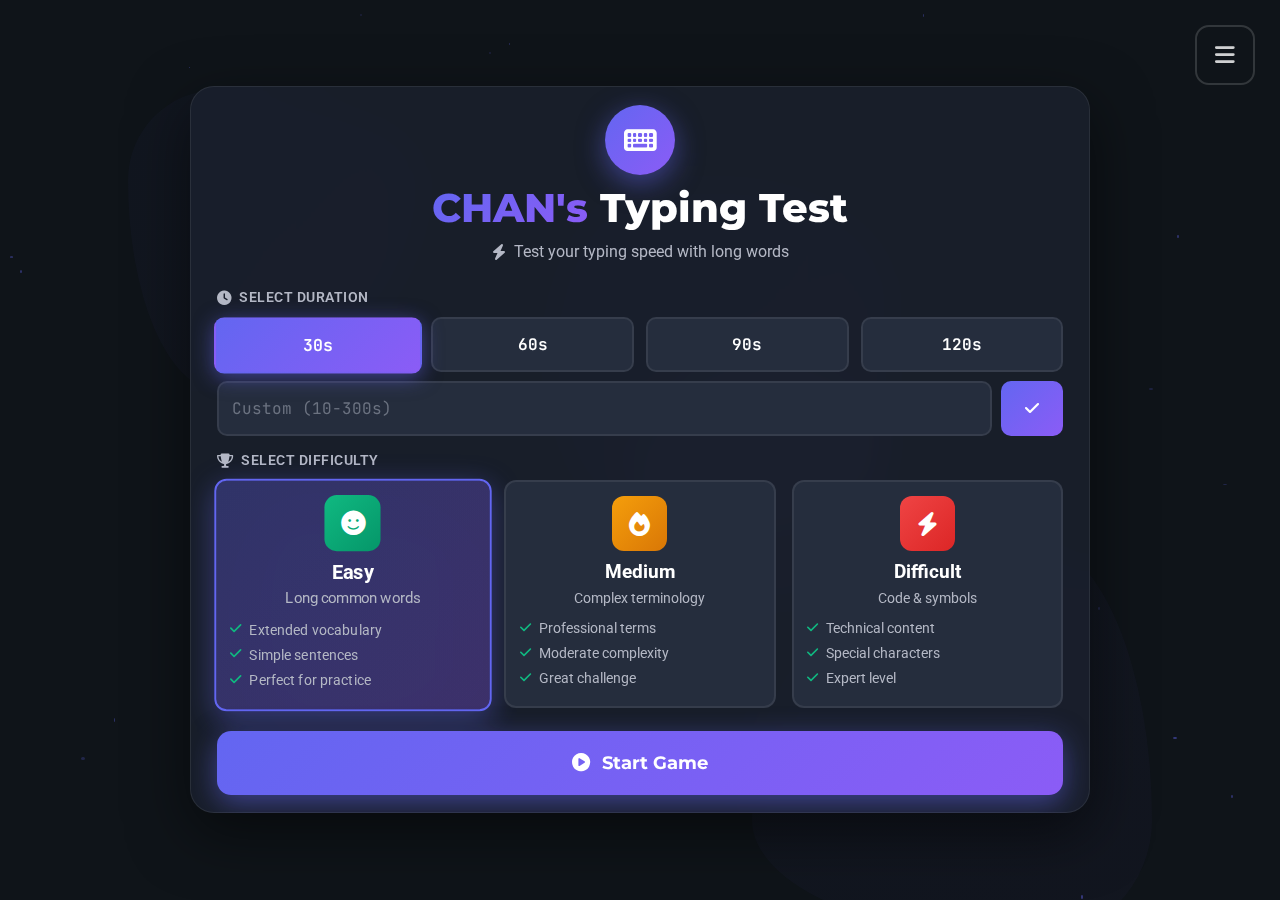
<file: projects/001/index.html>
<!DOCTYPE html>
<html lang="en">

<head>
    <meta charset="UTF-8">
    <meta name="viewport" content="width=device-width, initial-scale=1.0">
    <meta name="description" content="CHAN's Typing Test - Test your typing speed and accuracy with long words">
    <title>CHAN's Typing Test</title>

    <link href="https://cdn.jsdelivr.net/npm/bootstrap@5.3.0/dist/css/bootstrap.min.css" rel="stylesheet">
    <link rel="preconnect" href="https://fonts.googleapis.com">
    <link rel="preconnect" href="https://fonts.gstatic.com" crossorigin>
    <link href="https://fonts.googleapis.com/css2?family=Roboto:wght@300;400;500;600;700;800;900&family=Montserrat:wght@400;500;600;700;800;900&family=Poppins:wght@400;500;600;700;800&family=JetBrains+Mono:wght@400;500;600;700&display=swap" rel="stylesheet">
    <link rel="stylesheet" href="https://cdnjs.cloudflare.com/ajax/libs/font-awesome/6.4.0/css/all.min.css">
    <link rel="stylesheet" href="../001/styles.css">
    <link rel="icon" href="../../../assets/img/001 logo2.png">
</head>

<body>

    <!-- Background Elements -->
    <div class="particles-bg" id="particlesBg"></div>

    <div class="floating-shapes">
        <div class="shape shape-1"></div>
        <div class="shape shape-2"></div>
        <div class="shape shape-3"></div>
        <div class="shape shape-4"></div>
        <div class="shape shape-5"></div>
    </div>

    <!-- Hamburger Menu -->
    <div class="hamburger-menu">
        <button class="hamburger-btn" id="hamburgerBtn" aria-label="Open menu">
            <i class="fas fa-bars"></i>
        </button>
    </div>

    <!-- COMBO DISPLAY  -->
    <div class="combo-display" id="comboDisplay">
        <div class="combo-icon">
            <i class="fas fa-fire"></i>
        </div>
        <div class="combo-text">
            <span class="combo-value" id="comboValue">0</span>
            <span class="combo-label">COMBO!</span>
        </div>
    </div>

    <!-- Menu Overlay -->
    <div class="menu-overlay" id="menuOverlay"></div>

    <!-- Menu Dropdown -->
    <div class="menu-dropdown" id="menuDropdown">
        <div class="menu-header">
            <h4>Menu</h4>
            <button class="close-menu" id="closeMenu" aria-label="Close menu">
                <i class="fas fa-times"></i>
            </button>
        </div>
        <div class="menu-items">
            <!-- Dynamic content will be inserted here -->
        </div>
    </div>

    <!-- MENU SECTION -->
    <section class="menu-section" id="menuSection">
        <div class="menu-container">
            <div class="logo-container-menu">
                <div class="logo-circle-menu">
                    <i class="fas fa-keyboard"></i>
                </div>
            </div>

            <h1 class="menu-title">
                <span class="title-accent">CHAN's</span>
                <span class="title-main"> Typing Test</span>
            </h1>
            <p class="menu-subtitle">
                <i class="fas fa-bolt"></i> Test your typing speed with long words
            </p>

            <div class="setup-section">
                <!-- Time Selection -->
                <div class="setup-group">
                    <label class="setup-label">
                        <i class="fas fa-clock"></i> Select Duration
                    </label>
                    <div class="time-options">
                        <button class="time-btn active" data-time="30">30s</button>
                        <button class="time-btn" data-time="60">60s</button>
                        <button class="time-btn" data-time="90">90s</button>
                        <button class="time-btn" data-time="120">120s</button>
                    </div>
                    <div class="custom-time-group">
                        <input type="number" id="customTime" class="custom-time-input" placeholder="Custom (10-300s)"
                            min="10" max="300">
                        <button class="custom-time-btn" id="applyCustomTime" aria-label="Apply custom time">
                            <i class="fas fa-check"></i>
                        </button>
                    </div>
                </div>

                <!-- Difficulty Selection -->
                <div class="setup-group">
                    <label class="setup-label">
                        <i class="fas fa-trophy"></i> Select Difficulty
                    </label>
                    <div class="difficulty-cards">
                        <div class="difficulty-card active" data-difficulty="easy">
                            <div class="difficulty-icon easy-icon">
                                <i class="fas fa-smile"></i>
                            </div>
                            <h4>Easy</h4>
                            <p>Long common words</p>
                            <ul class="difficulty-features">
                                <li><i class="fas fa-check"></i> Extended vocabulary</li>
                                <li><i class="fas fa-check"></i> Simple sentences</li>
                                <li><i class="fas fa-check"></i> Perfect for practice</li>
                            </ul>
                        </div>

                        <div class="difficulty-card" data-difficulty="medium">
                            <div class="difficulty-icon medium-icon">
                                <i class="fas fa-fire"></i>
                            </div>
                            <h4>Medium</h4>
                            <p>Complex terminology</p>
                            <ul class="difficulty-features">
                                <li><i class="fas fa-check"></i> Professional terms</li>
                                <li><i class="fas fa-check"></i> Moderate complexity</li>
                                <li><i class="fas fa-check"></i> Great challenge</li>
                            </ul>
                        </div>

                        <div class="difficulty-card" data-difficulty="hard">
                            <div class="difficulty-icon hard-icon">
                                <i class="fas fa-bolt"></i>
                            </div>
                            <h4>Difficult</h4>
                            <p>Code & symbols</p>
                            <ul class="difficulty-features">
                                <li><i class="fas fa-check"></i> Technical content</li>
                                <li><i class="fas fa-check"></i> Special characters</li>
                                <li><i class="fas fa-check"></i> Expert level</li>
                            </ul>
                        </div>
                    </div>
                </div>

                <!-- Start Button -->
                <button class="start-game-btn" id="startGameBtn">
                    <span class="btn-content">
                        <i class="fas fa-play-circle"></i>
                        <span>Start Game</span>
                    </span>
                </button>
            </div>
        </div>
    </section>

    <!-- GAME SECTION -->
    <section class="game-section" id="gameSection">
        <div class="container game-container">

            <!-- Header -->
            <header class="game-header">
                <div class="logo-circle">
                    <i class="fas fa-keyboard"></i>
                </div>
                <h1 class="game-title">
                    <span class="title-accent">CHAN's</span>
                    <span class="title-main"> Typing Test</span>
                </h1>
                <p class="game-subtitle">
                    <i class="fas fa-bolt"></i>
                    <span id="currentDifficultyDisplay">Easy Mode</span> -
                    <span id="currentTimeDisplay">30</span>s
                </p>
                <div class="title-underline"></div>
            </header>

            <!-- Main Game Card -->
            <div class="main-card">

                <!-- Stats Row -->
                <div class="row stats-row">
                    <div class="col-md-4 mb-3 mb-md-0">
                        <div class="stat-box">
                            <div class="stat-icon">
                                <i class="fas fa-clock"></i>
                            </div>
                            <div class="stat-content">
                                <div class="stat-label">Time Left</div>
                                <div class="stat-value" id="timer">30</div>
                                <div class="stat-unit">seconds</div>
                            </div>
                        </div>
                    </div>
                    <div class="col-md-4 mb-3 mb-md-0">
                        <div class="stat-box stat-box-highlight">
                            <div class="stat-icon">
                                <i class="fas fa-tachometer-alt"></i>
                            </div>
                            <div class="stat-content">
                                <div class="stat-label">Speed</div>
                                <div class="stat-value" id="wpm">0</div>
                                <div class="stat-unit">words/min</div>
                            </div>
                        </div>
                    </div>
                    <div class="col-md-4">
                        <div class="stat-box">
                            <div class="stat-icon">
                                <i class="fas fa-bullseye"></i>
                            </div>
                            <div class="stat-content">
                                <div class="stat-label">Accuracy</div>
                                <div class="stat-value" id="accuracy">100%</div>
                                <div class="stat-unit">correct</div>
                            </div>
                        </div>
                    </div>
                </div>

                <!-- Progress Bar -->
                <div class="progress-container">
                    <div class="progress-label">
                        <span>Progress</span>
                        <span id="progressPercent">0%</span>
                    </div>
                    <div class="progress-bar-custom">
                        <div class="progress-fill" id="progressFill"></div>
                    </div>
                </div>

                <!-- Text Display Area -->
                <div class="text-display-container">
                    <div class="terminal-header">
                        <div class="terminal-controls">
                            <span class="terminal-dot red"></span>
                            <span class="terminal-dot yellow"></span>
                            <span class="terminal-dot green"></span>
                        </div>
                        <span class="terminal-title">
                            <i class="fas fa-file-code"></i> typing_test.txt
                        </span>
                    </div>
                    <div class="text-display" id="textDisplay">
                        Click "Start Test" to begin...
                    </div>
                </div>

                <!-- Input Area -->
                <div class="input-container">
                    <div class="input-label">
                        <i class="fas fa-pen"></i> Type here
                    </div>
                    <textarea class="typing-input" id="typingInput" placeholder="Click START TEST to begin typing..."
                        disabled spellcheck="false"></textarea>
                </div>

                <!-- Control Buttons -->
                <div class="button-group">
                    <button class="main-btn primary-btn" id="startBtn">
                        <span class="btn-content">
                            <i class="fas fa-play"></i>
                            <span>Start Test</span>
                        </span>
                    </button>
                    <button class="main-btn secondary-btn" id="resetBtn">
                        <span class="btn-content">
                            <i class="fas fa-redo"></i>
                            <span>Reset</span>
                        </span>
                    </button>
                </div>
            </div>

            <!-- High Score Panel -->
            <div class="high-score-card">
                <div class="section-header">
                    <div class="section-icon">
                        <i class="fas fa-trophy"></i>
                    </div>
                    <h3 class="section-title">Personal Best Records</h3>
                </div>
                <div class="row">
                    <div class="col-md-4 mb-3 mb-md-0">
                        <div class="score-item">
                            <div class="score-icon">
                                <i class="fas fa-fire"></i>
                            </div>
                            <div class="score-details">
                                <span class="score-label">Easy Best</span>
                                <span class="score-value" id="bestWPMEasy">0</span>
                                <span class="score-unit">WPM</span>
                            </div>
                        </div>
                    </div>
                    <div class="col-md-4 mb-3 mb-md-0">
                        <div class="score-item">
                            <div class="score-icon">
                                <i class="fas fa-bolt"></i>
                            </div>
                            <div class="score-details">
                                <span class="score-label">Medium Best</span>
                                <span class="score-value" id="bestWPMMedium">0</span>
                                <span class="score-unit">WPM</span>
                            </div>
                        </div>
                    </div>
                    <div class="col-md-4">
                        <div class="score-item">
                            <div class="score-icon">
                                <i class="fas fa-crown"></i>
                            </div>
                            <div class="score-details">
                                <span class="score-label">Hard Best</span>
                                <span class="score-value" id="bestWPMHard">0</span>
                                <span class="score-unit">WPM</span>
                            </div>
                        </div>
                    </div>
                </div>
            </div>

            <footer>
                <p class="footer-text">© CHAN CORONADO</p>
            </footer>

        </div>
    </section>

    <!-- RESULT MODAL -->
    <div class="modal fade" id="resultModal" tabindex="-1" aria-labelledby="resultModalLabel" aria-hidden="true">
        <div class="modal-dialog modal-dialog-centered">
            <div class="modal-content">
                <div class="modal-header">
                    <h5 class="modal-title" id="resultModalLabel">
                        <i class="fas fa-flag-checkered"></i> Test Complete!
                    </h5>
                    <button type="button" class="btn-close" data-bs-dismiss="modal" aria-label="Close"></button>
                </div>
                <div class="modal-body">

                    <div class="result-stat">
                        <div class="result-icon">
                            <i class="fas fa-tachometer-alt"></i>
                        </div>
                        <div>
                            <div class="result-label">Words Per Minute</div>
                            <div class="result-value" id="finalWPM">0</div>
                        </div>
                    </div>

                    <div class="result-stat">
                        <div class="result-icon">
                            <i class="fas fa-bullseye"></i>
                        </div>
                        <div>
                            <div class="result-label">Accuracy</div>
                            <div class="result-value" id="finalAccuracy">0%</div>
                        </div>
                    </div>

                    <div class="result-stat">
                        <div class="result-icon">
                            <i class="fas fa-keyboard"></i>
                        </div>
                        <div>
                            <div class="result-label">Total Characters</div>
                            <div class="result-value" id="finalChars">0</div>
                        </div>
                    </div>

                    <div class="result-stat">
                        <div class="result-icon">
                            <i class="fas fa-award"></i>
                        </div>
                        <div>
                            <div class="result-label">Max Combo</div>
                            <div class="result-value" id="finalCombo">0</div>
                        </div>
                    </div>

                    <div id="newRecordBadge" class="new-record" style="display: none;">
                        <i class="fas fa-crown"></i>
                        New Personal Record!
                        <i class="fas fa-crown"></i>
                    </div>

                </div>
                <div class="modal-footer">
                    <button type="button" class="main-btn secondary-btn" data-bs-dismiss="modal">
                        <span class="btn-content">
                            <i class="fas fa-home"></i>
                            <span>Main Menu</span>
                        </span>
                    </button>
                    <button type="button" class="main-btn primary-btn" id="playAgainBtn">
                        <span class="btn-content">
                            <i class="fas fa-redo"></i>
                            <span>Play Again</span>
                        </span>
                    </button>
                </div>
            </div>
        </div>
    </div>

    <!-- STATISTICS MODAL -->
    <div class="modal fade" id="statsModal" tabindex="-1" aria-labelledby="statsModalLabel" aria-hidden="true">
        <div class="modal-dialog modal-dialog-centered">
            <div class="modal-content">
                <div class="modal-header">
                    <h5 class="modal-title" id="statsModalLabel">
                        <i class="fas fa-chart-line"></i> Your Statistics
                    </h5>
                    <button type="button" class="btn-close" data-bs-dismiss="modal" aria-label="Close"></button>
                </div>
                <div class="modal-body">

                    <div class="stats-grid">
                        <div class="stat-card">
                            <div class="stat-card-icon">
                                <i class="fas fa-gamepad"></i>
                            </div>
                            <div class="stat-card-value" id="totalGames">0</div>
                            <div class="stat-card-label">Total Games</div>
                        </div>

                        <div class="stat-card">
                            <div class="stat-card-icon">
                                <i class="fas fa-fire"></i>
                            </div>
                            <div class="stat-card-value" id="avgWPM">0</div>
                            <div class="stat-card-label">Average WPM</div>
                        </div>

                        <div class="stat-card">
                            <div class="stat-card-icon">
                                <i class="fas fa-bullseye"></i>
                            </div>
                            <div class="stat-card-value" id="avgAccuracy">0%</div>
                            <div class="stat-card-label">Avg Accuracy</div>
                        </div>
                    </div>

                    <div class="difficulty-stats">
                        <h4 class="difficulty-stats-title">
                            <i class="fas fa-chart-bar"></i> Best by Difficulty
                        </h4>
                        <div class="difficulty-stat-item">
                            <span class="difficulty-stat-label">
                                <i class="fas fa-smile"></i> Easy
                            </span>
                            <span class="difficulty-stat-value" id="statsEasyWPM">0 WPM</span>
                        </div>
                        <div class="difficulty-stat-item">
                            <span class="difficulty-stat-label">
                                <i class="fas fa-fire"></i> Medium
                            </span>
                            <span class="difficulty-stat-value" id="statsMediumWPM">0 WPM</span>
                        </div>
                        <div class="difficulty-stat-item">
                            <span class="difficulty-stat-label">
                                <i class="fas fa-bolt"></i> Hard
                            </span>
                            <span class="difficulty-stat-value" id="statsHardWPM">0 WPM</span>
                        </div>
                    </div>

                </div>
                <div class="modal-footer">
                    <button type="button" class="main-btn primary-btn w-100" data-bs-dismiss="modal">
                        <span class="btn-content">
                            <i class="fas fa-check"></i>
                            <span>Close</span>
                        </span>
                    </button>
                </div>
            </div>
        </div>
    </div>

    <script src="https://cdn.jsdelivr.net/npm/bootstrap@5.3.0/dist/js/bootstrap.bundle.min.js"></script>
    <script src="script.js"></script>

</body>

</html>
</file>
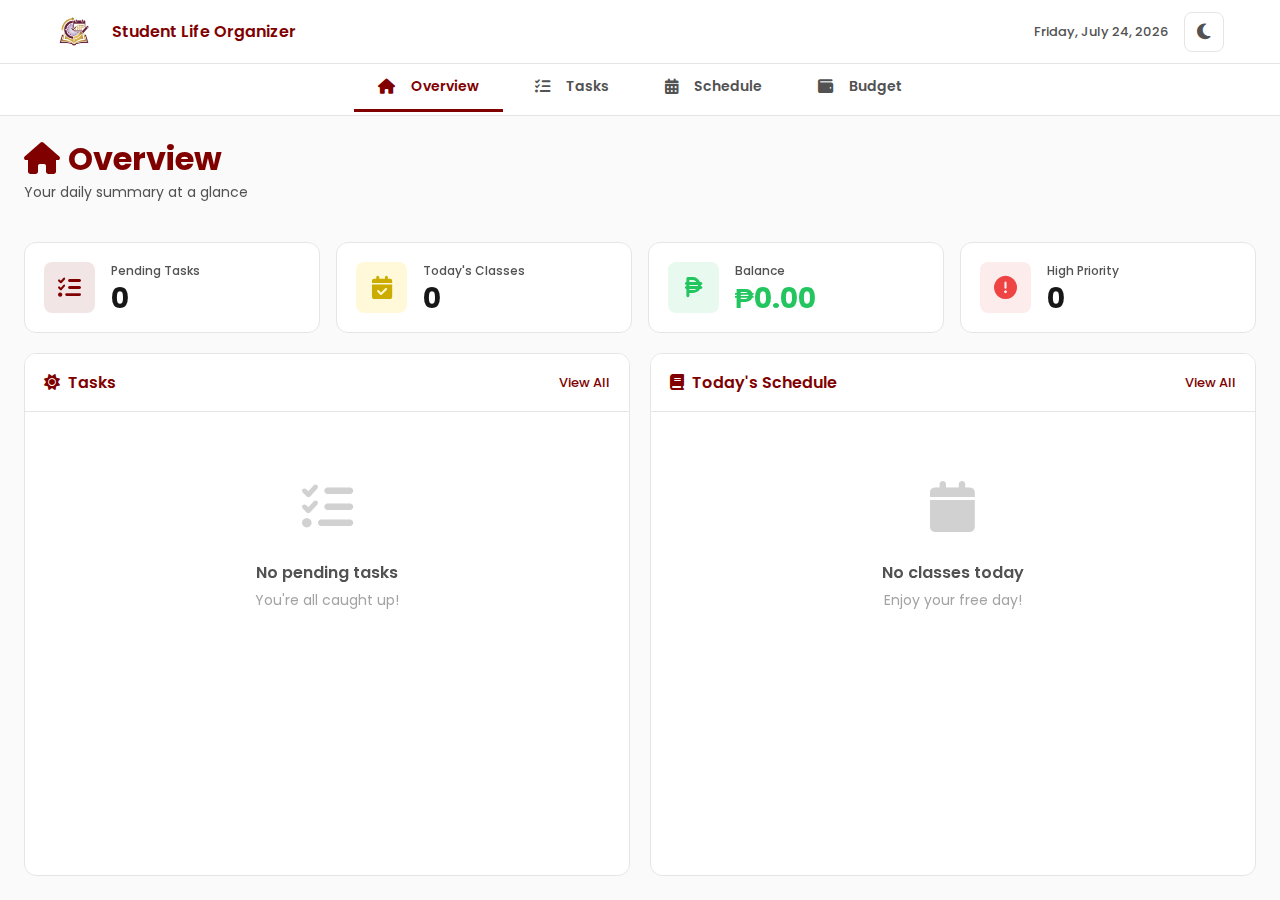
<file: projects/002/index.html>
<!DOCTYPE html>
<html lang="en">

<head>
    <meta charset="UTF-8">
    <meta name="viewport" content="width=device-width, initial-scale=1.0">
    <meta name="description" content="Student Life Organizer - Manage your tasks, schedule, and budget">
    <meta name="theme-color" content="#800000">
    <title>Student Life Organizer</title>
    <link href="https://cdn.jsdelivr.net/npm/bootstrap@5.3.2/dist/css/bootstrap.min.css" rel="stylesheet">
    <link rel="preconnect" href="https://fonts.googleapis.com">
    <link rel="preconnect" href="https://fonts.gstatic.com" crossorigin>
    <link href="https://fonts.googleapis.com/css2?family=Poppins:wght@300;400;500;600;700;800;900&display=swap"
        rel="stylesheet">
    <link rel="stylesheet" href="https://cdnjs.cloudflare.com/ajax/libs/font-awesome/6.4.0/css/all.min.css">
    <link rel="stylesheet" href="../002/assets/css/styles.css">
    <link rel="icon" href="../../../assets/img/002 logo.png">
</head>

<body>

    <div class="toast-container" id="toastContainer"></div>

    <nav class="navbar navbar-expand-lg navbar-custom">
        <div class="container-fluid px-4">
            <a class="navbar-brand d-flex align-items-center">
                <img src="../../../assets/img/002 logo.png" alt="Logo" height="40" class="me-2">
                <span>Student Life Organizer</span>
            </a>
            <div class="navbar-actions">
                <span class="current-date d-none d-md-block" id="currentDate"></span>
                <button class="btn btn-icon" id="themeToggle" aria-label="Toggle dark mode" title="Toggle Dark Mode">
                    <i class="fas fa-moon"></i>
                </button>
            </div>
        </div>
    </nav>

    <div class="tab-navigation">
        <div class="container-fluid px-4">
            <ul class="nav nav-tabs custom-tabs" id="mainTabs" role="tablist">
                <li class="nav-item" role="presentation">
                    <button class="nav-link active" id="overview-tab" data-bs-toggle="tab" data-bs-target="#overview"
                        type="button" role="tab" aria-controls="overview" aria-selected="true">
                        <i class="fas fa-home me-2"></i>
                        <span>Overview</span>
                    </button>
                </li>
                <li class="nav-item" role="presentation">
                    <button class="nav-link" id="tasks-tab" data-bs-toggle="tab" data-bs-target="#tasks" type="button"
                        role="tab" aria-controls="tasks" aria-selected="false">
                        <i class="fas fa-tasks me-2"></i>
                        <span>Tasks</span>
                        <span class="badge bg-danger ms-2" id="taskCounter">0</span>
                    </button>
                </li>
                <li class="nav-item" role="presentation">
                    <button class="nav-link" id="schedule-tab" data-bs-toggle="tab" data-bs-target="#schedule"
                        type="button" role="tab" aria-controls="schedule" aria-selected="false">
                        <i class="fas fa-calendar-alt me-2"></i>
                        <span>Schedule</span>
                    </button>
                </li>
                <li class="nav-item" role="presentation">
                    <button class="nav-link" id="budget-tab" data-bs-toggle="tab" data-bs-target="#budget" type="button"
                        role="tab" aria-controls="budget" aria-selected="false">
                        <i class="fas fa-wallet me-2"></i>
                        <span>Budget</span>
                    </button>
                </li>
            </ul>
        </div>
    </div>

    <div class="tab-content" id="mainTabContent">

        <div class="tab-pane fade show active" id="overview" role="tabpanel" aria-labelledby="overview-tab">
            <div class="overview-layout">
                <div class="page-header">
                    <h2><i class="fas fa-home me-2"></i>Overview</h2>
                    <p>Your daily summary at a glance</p>
                </div>

                <div class="stats-row">
                    <div class="stat-card" role="button" tabindex="0" onclick="switchToTab('tasks-tab')">
                        <div class="stat-icon tasks-icon">
                            <i class="fas fa-tasks"></i>
                        </div>
                        <div class="stat-content">
                            <div class="stat-label">Pending Tasks</div>
                            <div class="stat-value" id="statPendingTasks">0</div>
                        </div>
                    </div>
                    <div class="stat-card" role="button" tabindex="0" onclick="switchToTab('schedule-tab')">
                        <div class="stat-icon schedule-icon">
                            <i class="fas fa-calendar-check"></i>
                        </div>
                        <div class="stat-content">
                            <div class="stat-label">Today's Classes</div>
                            <div class="stat-value" id="statTodayClasses">0</div>
                        </div>
                    </div>
                    <div class="stat-card" role="button" tabindex="0" onclick="switchToTab('budget-tab')">
                        <div class="stat-icon budget-icon">
                            <i class="fas fa-peso-sign"></i>
                        </div>
                        <div class="stat-content">
                            <div class="stat-label">Balance</div>
                            <div class="stat-value" id="statBalance">₱0</div>
                        </div>
                    </div>
                    <div class="stat-card" role="button" tabindex="0" onclick="switchToTab('tasks-tab')">
                        <div class="stat-icon priority-icon">
                            <i class="fas fa-exclamation-circle"></i>
                        </div>
                        <div class="stat-content">
                            <div class="stat-label">High Priority</div>
                            <div class="stat-value" id="statHighPriority">0</div>
                        </div>
                    </div>
                </div>

                <div class="overview-cards">
                    <div class="overview-card">
                        <div class="overview-header">
                            <h3><i class="fas fa-sun me-2"></i>Tasks</h3>
                            <a href="#" class="view-all-link" onclick="switchToTab('tasks-tab'); return false;">View
                                All</a>
                        </div>
                        <div class="overview-content" id="overviewTasks">
                            <div class="empty-state">
                                <div class="empty-state-icon">
                                    <i class="fas fa-tasks"></i>
                                </div>
                                <h4 class="empty-state-title">No tasks yet</h4>
                                <p class="empty-state-description">Add your first task to get started</p>
                            </div>
                        </div>
                    </div>

                    <div class="overview-card">
                        <div class="overview-header">
                            <h3><i class="fas fa-book me-2"></i>Today's Schedule</h3>
                            <a href="#" class="view-all-link" onclick="switchToTab('schedule-tab'); return false;">View
                                All</a>
                        </div>
                        <div class="overview-content" id="overviewSchedule">
                            <div class="empty-state">
                                <div class="empty-state-icon">
                                    <i class="fas fa-calendar"></i>
                                </div>
                                <h4 class="empty-state-title">No classes today</h4>
                                <p class="empty-state-description">Enjoy your free day!</p>
                            </div>
                        </div>
                    </div>
                </div>
            </div>
        </div>

        <div class="tab-pane fade" id="tasks" role="tabpanel" aria-labelledby="tasks-tab">
            <div class="tasks-layout">
                <div class="page-header">
                    <h2><i class="fas fa-tasks me-2"></i>My Tasks</h2>
                    <p>Manage your to-do list and stay productive</p>
                </div>

                <div class="add-task-section">
                    <form id="taskForm" novalidate>
                        <div class="task-form">
                            <input type="text" class="task-input" id="taskInput" placeholder="What needs to be done?"
                                aria-label="Task description" required maxlength="200">
                            <div class="select-wrapper">
                                <select class="priority-select" id="taskPriority">
                                    <option value="low">Low</option>
                                    <option value="medium" selected>Medium</option>
                                    <option value="high">High</option>
                                </select>
                                <svg class="select-arrow" viewBox="0 0 24 24" fill="none" stroke="currentColor"
                                    stroke-width="2" stroke-linecap="round" stroke-linejoin="round">
                                    <polyline points="6 9 12 15 18 9"></polyline>
                                </svg>
                            </div>
                            <input type="date" class="task-date-input" id="taskDueDate" aria-label="Due date">
                            <button class="btn-primary-custom" type="submit" id="addTaskBtn">
                                <i class="fas fa-plus me-2"></i>
                                <span>Add</span>
                            </button>
                        </div>
                        <div class="character-counter">
                            <small>
                                <span id="taskCharCount">0</span>/200 characters
                            </small>
                        </div>
                    </form>
                </div>

                <div class="custom-card">
                    <div class="task-filter">
                        <div class="filter-buttons-group">
                            <button class="filter-btn active" data-filter="all">
                                <i class="fas fa-list me-1"></i><span> All</span>
                            </button>
                            <button class="filter-btn" data-filter="active">
                                <i class="fas fa-circle me-1"></i><span> Active</span>
                            </button>
                            <button class="filter-btn" data-filter="completed">
                                <i class="fas fa-check-circle me-1"></i><span> Completed</span>
                            </button>
                        </div>

                        <div class="task-controls-group">
                            <div class="select-wrapper">
                                <select class="task-control-select" id="taskSort">
                                    <option value="newest">Newest First</option>
                                    <option value="oldest">Oldest First</option>
                                    <option value="name-asc">Name (A-Z)</option>
                                    <option value="name-desc">Name (Z-A)</option>
                                </select>
                                <svg class="select-arrow" viewBox="0 0 24 24" fill="none" stroke="currentColor"
                                    stroke-width="2" stroke-linecap="round" stroke-linejoin="round">
                                    <polyline points="6 9 12 15 18 9"></polyline>
                                </svg>
                            </div>

                            <div class="select-wrapper">
                                <select class="task-control-select" id="taskPriorityFilter">
                                    <option value="all">All Priorities</option>
                                    <option value="high">High Priority</option>
                                    <option value="medium">Medium Priority</option>
                                    <option value="low">Low Priority</option>
                                </select>
                                <svg class="select-arrow" viewBox="0 0 24 24" fill="none" stroke="currentColor"
                                    stroke-width="2" stroke-linecap="round" stroke-linejoin="round">
                                    <polyline points="6 9 12 15 18 9"></polyline>
                                </svg>
                            </div>
                        </div>
                    </div>

                    <div class="task-list" id="taskList">
                        <div class="empty-state">
                            <div class="empty-state-icon">
                                <i class="fas fa-clipboard-list"></i>
                            </div>
                            <h4 class="empty-state-title">No tasks yet</h4>
                            <p class="empty-state-description">Add your first task above to get started!</p>
                        </div>
                    </div>
                </div>
            </div>
        </div>

        <div class="tab-pane fade" id="schedule" role="tabpanel" aria-labelledby="schedule-tab">
            <div class="schedule-layout">
                <div class="page-header schedule-header">
                    <div>
                        <h2><i class="fas fa-calendar-alt me-2"></i>Weekly Schedule</h2>
                        <p>Organize your classes for the week</p>
                    </div>
                    <button class="btn-primary-custom" data-bs-toggle="modal" data-bs-target="#addClassModal">
                        <i class="fas fa-plus me-2"></i>Add Class
                    </button>
                </div>

                <div class="schedule-container-wrapper d-none d-md-block">
                    <div class="schedule-container">
                        <div id="scheduleGrid"></div>
                    </div>
                </div>

                <div class="mobile-schedule-container d-md-none">
                    <div class="mobile-day-selector">
                        <button class="mobile-nav-btn" id="prevDayBtn">
                            <i class="fas fa-chevron-left"></i>
                        </button>
                        <select class="mobile-day-select" id="currentDaySelector">
                            <option value="monday">Monday</option>
                            <option value="tuesday">Tuesday</option>
                            <option value="wednesday">Wednesday</option>
                            <option value="thursday">Thursday</option>
                            <option value="friday">Friday</option>
                            <option value="saturday">Saturday</option>
                            <option value="sunday">Sunday</option>
                        </select>
                        <button class="mobile-nav-btn" id="nextDayBtn">
                            <i class="fas fa-chevron-right"></i>
                        </button>
                    </div>
                    <div id="mobileScheduleView"></div>
                </div>
            </div>
        </div>

        <div class="tab-pane fade" id="budget" role="tabpanel" aria-labelledby="budget-tab">
            <div class="budget-layout">
                <div class="page-header">
                    <h2><i class="fas fa-wallet me-2"></i>Budget Tracker</h2>
                    <p>Track your income and expenses</p>
                </div>

                <div class="budget-stats-row">
                    <div class="budget-stat-card income-card">
                        <div class="budget-stat-icon">
                            <i class="fas fa-arrow-up"></i>
                        </div>
                        <div class="budget-stat-content">
                            <div class="budget-stat-label">Total Income</div>
                            <div class="budget-stat-value" id="totalIncome">₱0.00</div>
                        </div>
                    </div>

                    <div class="budget-stat-card expense-card">
                        <div class="budget-stat-icon">
                            <i class="fas fa-arrow-down"></i>
                        </div>
                        <div class="budget-stat-content">
                            <div class="budget-stat-label">Total Expenses</div>
                            <div class="budget-stat-value" id="totalExpenses">₱0.00</div>
                        </div>
                    </div>

                    <div class="budget-stat-card balance-card">
                        <div class="budget-stat-icon">
                            <i class="fas fa-wallet"></i>
                        </div>
                        <div class="budget-stat-content">
                            <div class="budget-stat-label">Balance</div>
                            <div class="budget-stat-value balance-value" id="remainingBalance">₱0.00</div>
                        </div>
                    </div>
                </div>

                <div class="budget-progress-container">
                    <div class="d-flex justify-content-between mb-2">
                        <h5 class="mb-0">Budget Usage</h5>
                        <span class="badge bg-primary" id="budgetPercentage">0%</span>
                    </div>
                    <div class="budget-progress">
                        <div class="progress-bar" role="progressbar" id="budgetProgressBar" aria-valuenow="0"
                            aria-valuemin="0" aria-valuemax="100" style="width: 0%"></div>
                    </div>
                </div>

                <div class="budget-content-row">
                    <div class="transaction-form-card">
                        <div class="card-header">
                            <h5><i class="fas fa-plus-circle me-2"></i>Add Transaction</h5>
                        </div>
                        <div class="card-body">
                            <form id="transactionForm" novalidate>
                                <div class="form-group">
                                    <label class="form-label">Type</label>
                                    <div class="btn-group w-100" role="group">
                                        <input type="radio" class="btn-check" name="transactionType" id="incomeType"
                                            value="income" checked>
                                        <label class="btn btn-outline-success" for="incomeType">
                                            <i class="fas fa-arrow-up me-1"></i> Income
                                        </label>
                                        <input type="radio" class="btn-check" name="transactionType" id="expenseType"
                                            value="expense">
                                        <label class="btn btn-outline-danger" for="expenseType">
                                            <i class="fas fa-arrow-down me-1"></i> Expense
                                        </label>
                                    </div>
                                </div>
                                <div class="form-group">
                                    <label for="transactionDescription" class="form-label">Description</label>
                                    <input type="text" class="form-control" id="transactionDescription"
                                        placeholder="e.g., Scholarship, Books" required maxlength="100">
                                    <div class="invalid-feedback">Please enter a description</div>
                                </div>
                                <div class="form-group">
                                    <label for="transactionAmount" class="form-label">Amount</label>
                                    <div class="input-group">
                                        <span class="input-group-text">₱</span>
                                        <input type="number" class="form-control" id="transactionAmount"
                                            placeholder="0.00" step="0.01" min="0.01" required>
                                        <div class="invalid-feedback">Please enter a valid amount</div>
                                    </div>
                                </div>
                                <div class="form-group">
                                    <label for="transactionCategory" class="form-label">Category</label>
                                    <select class="form-select" id="transactionCategory" required>
                                        <option value="">Select category</option>
                                        <option value="Education">Education</option>
                                        <option value="Food">Food & Dining</option>
                                        <option value="Transport">Transportation</option>
                                        <option value="Housing">Housing</option>
                                        <option value="Entertainment">Entertainment</option>
                                        <option value="Other">Other</option>
                                    </select>
                                    <div class="invalid-feedback">Please select a category</div>
                                </div>
                                <button type="submit" class="btn-primary-custom w-100">
                                    <i class="fas fa-plus me-2"></i> Add Transaction
                                </button>
                            </form>
                        </div>
                    </div>

                    <div class="transaction-history-card">
                        <div class="card-header">
                            <h5><i class="fas fa-history me-2"></i>Transaction History</h5>
                        </div>
                        <div class="transaction-list" id="transactionList">
                            <div class="empty-state">
                                <div class="empty-state-icon">
                                    <i class="fas fa-receipt"></i>
                                </div>
                                <h4 class="empty-state-title">No transactions yet</h4>
                                <p class="empty-state-description">Add your first transaction to start tracking</p>
                            </div>
                        </div>
                    </div>
                </div>
            </div>
        </div>
    </div>

    <div class="modal fade custom-modal" id="addClassModal" tabindex="-1" aria-labelledby="addClassModalLabel"
        aria-hidden="true">
        <div class="modal-dialog">
            <div class="modal-content">
                <div class="modal-header">
                    <h5 class="modal-title" id="addClassModalLabel">
                        <i class="fas fa-plus-circle"></i>
                        Add Class
                    </h5>
                    <button type="button" class="btn-close" data-bs-dismiss="modal" aria-label="Close"></button>
                </div>
                <div class="modal-body">
                    <div class="modal-icon">
                        <i class="fas fa-book"></i>
                    </div>
                    <div class="modal-message">
                        <h6 class="modal-title-text">Create New Class</h6>
                        <p class="modal-description">Fill in the details to add a class to your schedule</p>
                    </div>
                    <form id="addClassForm" novalidate>
                        <div class="form-group">
                            <label for="className" class="form-label">Class Name</label>
                            <input type="text" class="form-control" id="className" placeholder="e.g., Technopreneurship"
                                required maxlength="50">
                            <div class="invalid-feedback">Please enter a class name</div>
                        </div>
                        
                        <div class="form-group">
                            <label for="classDay" class="form-label">Day</label>
                            <select class="form-select" id="classDay" required>
                                <option value="">Select day</option>
                                <option value="monday">Monday</option>
                                <option value="tuesday">Tuesday</option>
                                <option value="wednesday">Wednesday</option>
                                <option value="thursday">Thursday</option>
                                <option value="friday">Friday</option>
                                <option value="saturday">Saturday</option>
                                <option value="sunday">Sunday</option>
                            </select>
                            <div class="invalid-feedback">Please select a day</div>
                        </div>

                        <div class="row">
                            <div class="col-md-6">
                                <div class="form-group">
                                    <label for="classStartTime" class="form-label">Start Time</label>
                                    <select class="form-select" id="classStartTime" required>
                                        <option value="">Select time</option>
                                    </select>
                                    <div class="invalid-feedback">Please select a start time</div>
                                </div>
                            </div>
                            <div class="col-md-6">
                                <div class="form-group">
                                    <label for="classEndTime" class="form-label">End Time</label>
                                    <select class="form-select" id="classEndTime" required>
                                        <option value="">Select time</option>
                                    </select>
                                    <div class="invalid-feedback">End time must be after start time</div>
                                </div>
                            </div>
                        </div>

                        <div class="form-group">
                            <label for="classRoom" class="form-label">Room / Location (Optional)</label>
                            <input type="text" class="form-control" id="classRoom" placeholder="e.g., Room 204"
                                maxlength="50">
                        </div>
                        <div class="form-group">
                            <label for="classColor" class="form-label">Choose Color</label>
                            <div class="color-picker-container">
                                <input type="color" class="form-control-color" id="classColor" value="#800000"
                                    title="Choose your color">
                                <div class="color-presets">
                                    <button type="button" class="color-preset active" data-color="#800000"
                                        style="background: #800000;" title="PUP Maroon"></button>
                                    <button type="button" class="color-preset" data-color="#9d2235"
                                        style="background: #9d2235;" title="Light Maroon"></button>
                                    <button type="button" class="color-preset" data-color="#dc3545"
                                        style="background: #dc3545;" title="Red"></button>
                                    <button type="button" class="color-preset" data-color="#fd7e14"
                                        style="background: #fd7e14;" title="Orange"></button>
                                    <button type="button" class="color-preset" data-color="#ffc107"
                                        style="background: #ffc107;" title="Gold"></button>
                                    <button type="button" class="color-preset" data-color="#28a745"
                                        style="background: #28a745;" title="Green"></button>
                                    <button type="button" class="color-preset" data-color="#20c997"
                                        style="background: #20c997;" title="Teal"></button>
                                    <button type="button" class="color-preset" data-color="#0dcaf0"
                                        style="background: #0dcaf0;" title="Cyan"></button>
                                    <button type="button" class="color-preset" data-color="#0d6efd"
                                        style="background: #0d6efd;" title="Blue"></button>
                                </div>
                            </div>
                        </div>
                    </form>
                </div>
                <div class="modal-footer">
                    <button type="button" class="btn-modal-cancel" data-bs-dismiss="modal">Cancel</button>
                    <button type="button" class="btn-modal-confirm" id="saveClassBtn">
                        <i class="fas fa-save"></i>
                        Save Class
                    </button>
                </div>
            </div>
        </div>
    </div>

    <div class="modal fade custom-modal" id="editClassModal" tabindex="-1" aria-labelledby="editClassModalLabel"
        aria-hidden="true">
        <div class="modal-dialog">
            <div class="modal-content">
                <div class="modal-header">
                    <h5 class="modal-title" id="editClassModalLabel">
                        <i class="fas fa-edit"></i>
                        Edit Class
                    </h5>
                    <button type="button" class="btn-close" data-bs-dismiss="modal" aria-label="Close"></button>
                </div>
                <div class="modal-body">
                    <div class="modal-icon">
                        <i class="fas fa-edit"></i>
                    </div>
                    <div class="modal-message">
                        <h6 class="modal-title-text">Edit Your Class</h6>
                        <p class="modal-description">Make changes to your class below</p>
                    </div>
                    <form id="editClassForm" novalidate>
                        <input type="hidden" id="editClassId">
                        <div class="form-group">
                            <label for="editClassName" class="form-label">Class Name</label>
                            <input type="text" class="form-control" id="editClassName" required maxlength="50">
                            <div class="invalid-feedback">Please enter a class name</div>
                        </div>
                        
                        <div class="form-group">
                            <label for="editClassDay" class="form-label">Day</label>
                            <select class="form-select" id="editClassDay" required>
                                <option value="">Select day</option>
                                <option value="monday">Monday</option>
                                <option value="tuesday">Tuesday</option>
                                <option value="wednesday">Wednesday</option>
                                <option value="thursday">Thursday</option>
                                <option value="friday">Friday</option>
                                <option value="saturday">Saturday</option>
                                <option value="sunday">Sunday</option>
                            </select>
                            <div class="invalid-feedback">Please select a day</div>
                        </div>

                        <div class="row">
                            <div class="col-md-6">
                                <div class="form-group">
                                    <label for="editClassStartTime" class="form-label">Start Time</label>
                                    <select class="form-select" id="editClassStartTime" required>
                                        <option value="">Select time</option>
                                    </select>
                                    <div class="invalid-feedback">Please select a start time</div>
                                </div>
                            </div>
                            <div class="col-md-6">
                                <div class="form-group">
                                    <label for="editClassEndTime" class="form-label">End Time</label>
                                    <select class="form-select" id="editClassEndTime" required>
                                        <option value="">Select time</option>
                                    </select>
                                    <div class="invalid-feedback">End time must be after start time</div>
                                </div>
                            </div>
                        </div>

                        <div class="form-group">
                            <label for="editClassRoom" class="form-label">Room / Location (Optional)</label>
                            <input type="text" class="form-control" id="editClassRoom" maxlength="50">
                        </div>
                        <div class="form-group">
                            <label for="editClassColor" class="form-label">Choose Color</label>
                            <div class="color-picker-container">
                                <input type="color" class="form-control-color" id="editClassColor" value="#800000"
                                    title="Choose your color">
                                <div class="color-presets" id="editColorPresets">
                                    <button type="button" class="color-preset" data-color="#800000"
                                        style="background: #800000;" title="PUP Maroon"></button>
                                    <button type="button" class="color-preset" data-color="#9d2235"
                                        style="background: #9d2235;" title="Light Maroon"></button>
                                    <button type="button" class="color-preset" data-color="#dc3545"
                                        style="background: #dc3545;" title="Red"></button>
                                    <button type="button" class="color-preset" data-color="#fd7e14"
                                        style="background: #fd7e14;" title="Orange"></button>
                                    <button type="button" class="color-preset" data-color="#ffc107"
                                        style="background: #ffc107;" title="Gold"></button>
                                    <button type="button" class="color-preset" data-color="#28a745"
                                        style="background: #28a745;" title="Green"></button>
                                    <button type="button" class="color-preset" data-color="#20c997"
                                        style="background: #20c997;" title="Teal"></button>
                                    <button type="button" class="color-preset" data-color="#0dcaf0"
                                        style="background: #0dcaf0;" title="Cyan"></button>
                                    <button type="button" class="color-preset" data-color="#0d6efd"
                                        style="background: #0d6efd;" title="Blue"></button>
                                </div>
                            </div>
                        </div>
                    </form>
                </div>
                <div class="modal-footer">
                    <button type="button" class="btn-modal-cancel" data-bs-dismiss="modal">Cancel</button>
                    <button type="button" class="btn-modal-confirm" id="saveEditClassBtn">
                        <i class="fas fa-save"></i>
                        Save Changes
                    </button>
                </div>
            </div>
        </div>
    </div>

    <div class="modal fade delete-modal" id="deleteClassModal" tabindex="-1" aria-labelledby="deleteClassModalLabel"
        aria-hidden="true">
        <div class="modal-dialog">
            <div class="modal-content">
                <div class="modal-header">
                    <h5 class="modal-title" id="deleteClassModalLabel">
                        <i class="fas fa-exclamation-triangle"></i>
                        Delete Class
                    </h5>
                    <button type="button" class="btn-close" data-bs-dismiss="modal" aria-label="Close"></button>
                </div>
                <div class="modal-body">
                    <div class="delete-modal-icon">
                        <i class="fas fa-trash-alt"></i>
                    </div>
                    <div class="delete-modal-message">
                        <h6 class="delete-modal-title">Are you sure?</h6>
                        <p class="delete-modal-description">This action cannot be undone. The class will be permanently removed from your schedule.</p>
                        <div class="delete-modal-item">
                            <div class="delete-modal-item-text">
                                <input type="hidden" id="deleteClassId">
                                <strong id="deleteClassName"></strong><br>
                                <small id="deleteClassDetails"></small>
                            </div>
                        </div>
                        <div class="delete-modal-warning">
                            <i class="fas fa-info-circle"></i>
                            <p class="delete-modal-warning-text">This action is permanent and cannot be reversed.</p>
                        </div>
                    </div>
                </div>
                <div class="modal-footer">
                    <button type="button" class="btn-delete-cancel" data-bs-dismiss="modal">Cancel</button>
                    <button type="button" class="btn-delete-confirm" id="confirmDeleteClass">
                        <i class="fas fa-trash"></i>
                        Delete
                    </button>
                </div>
            </div>
        </div>
    </div>

    <div class="modal fade custom-modal" id="editTaskModal" tabindex="-1" aria-labelledby="editTaskModalLabel"
        aria-hidden="true">
        <div class="modal-dialog">
            <div class="modal-content">
                <div class="modal-header">
                    <h5 class="modal-title" id="editTaskModalLabel">
                        <i class="fas fa-edit"></i>
                        Edit Task
                    </h5>
                    <button type="button" class="btn-close" data-bs-dismiss="modal" aria-label="Close"></button>
                </div>
                <div class="modal-body">
                    <div class="modal-icon">
                        <i class="fas fa-edit"></i>
                    </div>
                    <div class="modal-message">
                        <h6 class="modal-title-text">Edit Your Task</h6>
                        <p class="modal-description">Make changes to your task below</p>
                    </div>
                    <form id="editTaskForm" novalidate>
                        <input type="hidden" id="editTaskId">
                        <div class="form-group">
                            <label for="editTaskText" class="form-label">Task Description</label>
                            <input type="text" class="form-control" id="editTaskText" required maxlength="200">
                            <div class="invalid-feedback">Please enter a task description</div>
                        </div>
                        <div class="form-group">
                            <label for="editTaskPriority" class="form-label">Priority</label>
                            <select class="form-select" id="editTaskPriority" required>
                                <option value="low">Low</option>
                                <option value="medium">Medium</option>
                                <option value="high">High</option>
                            </select>
                        </div>
                        <div class="form-group">
                            <label for="editTaskDueDate" class="form-label">Due Date</label>
                            <input type="date" class="form-control" id="editTaskDueDate">
                        </div>
                    </form>
                </div>
                <div class="modal-footer">
                    <button type="button" class="btn-modal-cancel" data-bs-dismiss="modal">Cancel</button>
                    <button type="button" class="btn-modal-confirm" id="saveEditTaskBtn">
                        <i class="fas fa-save"></i>
                        Save Changes
                    </button>
                </div>
            </div>
        </div>
    </div>

    <div class="modal fade delete-modal" id="deleteConfirmModal" tabindex="-1" aria-labelledby="deleteConfirmModalLabel"
        aria-hidden="true">
        <div class="modal-dialog">
            <div class="modal-content">
                <div class="modal-header">
                    <h5 class="modal-title" id="deleteConfirmModalLabel">
                        <i class="fas fa-exclamation-triangle"></i>
                        Confirm Delete
                    </h5>
                    <button type="button" class="btn-close" data-bs-dismiss="modal" aria-label="Close"></button>
                </div>
                <div class="modal-body">
                    <div class="delete-modal-icon">
                        <i class="fas fa-trash-alt"></i>
                    </div>
                    <div class="delete-modal-message">
                        <h6 class="delete-modal-title">Are you sure?</h6>
                        <p class="delete-modal-description" id="deleteConfirmMessage">This action cannot be undone. The
                            item will be permanently removed.</p>
                        <div class="delete-modal-item" id="deleteItemContainer" style="display: none;">
                            <div class="delete-modal-item-text" id="deleteItemText">Item Name</div>
                        </div>
                        <div class="delete-modal-warning">
                            <i class="fas fa-info-circle"></i>
                            <p class="delete-modal-warning-text">This action is permanent and cannot be reversed.</p>
                        </div>
                    </div>
                </div>
                <div class="modal-footer">
                    <button type="button" class="btn-delete-cancel" data-bs-dismiss="modal">Cancel</button>
                    <button type="button" class="btn-delete-confirm" id="confirmDeleteBtn">
                        <i class="fas fa-trash"></i>
                        Delete
                    </button>
                </div>
            </div>
        </div>
    </div>

    <div class="modal fade delete-modal" id="deleteTransactionModal" tabindex="-1"
        aria-labelledby="deleteTransactionModalLabel" aria-hidden="true">
        <div class="modal-dialog">
            <div class="modal-content">
                <div class="modal-header">
                    <h5 class="modal-title" id="deleteTransactionModalLabel">
                        <i class="fas fa-exclamation-triangle"></i>
                        Delete Transaction
                    </h5>
                    <button type="button" class="btn-close" data-bs-dismiss="modal" aria-label="Close"></button>
                </div>
                <div class="modal-body">
                    <div class="delete-modal-icon">
                        <i class="fas fa-trash-alt"></i>
                    </div>
                    <div class="delete-modal-message">
                        <h6 class="delete-modal-title">Are you sure?</h6>
                        <p class="delete-modal-description">This action cannot be undone. The transaction will be
                            permanently removed from your budget history.</p>
                        <div class="delete-modal-item">
                            <div class="delete-modal-item-text" id="deleteTransactionItemText">Transaction Name</div>
                        </div>
                        <div class="delete-modal-warning">
                            <i class="fas fa-info-circle"></i>
                            <p class="delete-modal-warning-text">Your budget totals will be automatically recalculated
                                after deletion.</p>
                        </div>
                    </div>
                </div>
                <div class="modal-footer">
                    <button type="button" class="btn-delete-cancel" data-bs-dismiss="modal">Cancel</button>
                    <button type="button" class="btn-delete-confirm" id="confirmDeleteTransaction">
                        <i class="fas fa-trash"></i>
                        Delete
                    </button>
                </div>
            </div>
        </div>
    </div>

    <script src="https://cdn.jsdelivr.net/npm/bootstrap@5.3.2/dist/js/bootstrap.bundle.min.js"></script>
    <script src="../002/assets/js/utils.js"></script>
    <script src="../002/assets/js/todo.js"></script>
    <script src="../002/assets/js/schedule.js"></script>
    <script src="../002/assets/js/budget.js"></script>
    <script src="../002/assets/js/main.js"></script>
    <script src="../002/assets/js/mobile-nav.js"></script>
    <script src="../002/assets/js/delete-modal.js"></script>
</body>

</html>
</file>
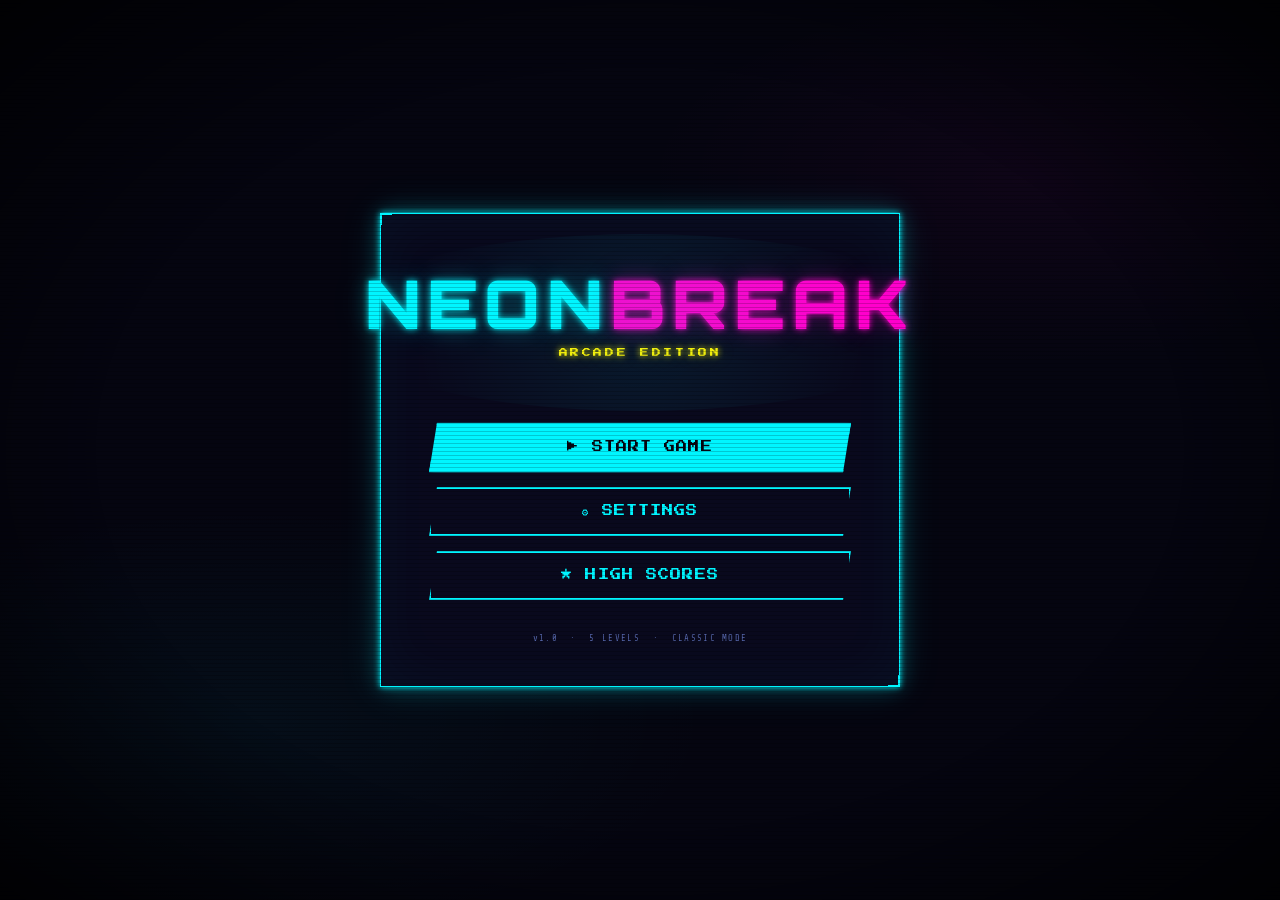
<file: projects/003/index.html>
<!DOCTYPE html>
<html lang="en">

<head>
    <meta charset="UTF-8" />
    <meta name="viewport" content="width=device-width, initial-scale=1.0" />
    <title>NEONBREAK — Arcade Breakout</title>
    <link rel="stylesheet" href="https://cdn.jsdelivr.net/npm/bootstrap@5.3.0/dist/css/bootstrap.min.css" />
    <link rel="preconnect" href="https://fonts.googleapis.com" />
    <link
        href="https://fonts.googleapis.com/css2?family=Press+Start+2P&family=Orbitron:wght@400;700;900&family=Share+Tech+Mono&display=swap"
        rel="stylesheet" />
    <link rel="stylesheet" href="../003/assets/css/styles.css" />
    <link rel="icon" href="../003/assets/img/logoNB.png">
</head>

<body>

    <div id="scanlines"></div>
    <div id="crt-vignette"></div>

    <div id="app">

        <div id="screen-start" class="screen active">
            <div class="screen-inner">
                <div class="logo-wrap"> 
                    <div class="logo-glow-ring"></div>
                    <h1 class="game-logo">NEON<span>BREAK</span></h1>
                    <p class="logo-sub">ARCADE EDITION</p>
                </div>
                <div class="menu-buttons">
                    <button class="btn-arcade btn-primary-arc" id="btn-start">▶ START GAME</button>
                    <button class="btn-arcade btn-secondary-arc" id="btn-settings">⚙ SETTINGS</button>
                    <button class="btn-arcade btn-secondary-arc" id="btn-hiscores">★ HIGH SCORES</button>
                </div>
                <div class="version-tag">v1.0 &nbsp;·&nbsp; 5 LEVELS &nbsp;·&nbsp; CLASSIC MODE</div>
            </div>
        </div>

        <div id="screen-settings" class="screen">
            <div class="screen-inner">
                <h2 class="screen-title">⚙ SETTINGS</h2>
                <div class="settings-group">
                    <div class="settings-label">CONTROL METHOD</div>
                    <div class="control-options" id="control-options">
                        <label class="ctrl-opt"><input type="radio" name="ctrl" value="mouse" checked /><span>🖱
                                MOUSE</span></label>
                        <label class="ctrl-opt"><input type="radio" name="ctrl" value="keys" /><span>⬅ ARROW
                                KEYS</span></label>
                        <label class="ctrl-opt"><input type="radio" name="ctrl" value="ad" /><span>A / D
                                KEYS</span></label>
                        <label class="ctrl-opt"><input type="radio" name="ctrl" value="touch" /><span>👆
                                TOUCH</span></label>
                    </div>
                </div>
                <div class="settings-group">
                    <div class="settings-label">DIFFICULTY</div>
                    <div class="diff-options" id="diff-options">
                        <label class="ctrl-opt"><input type="radio" name="diff" value="easy" /><span>EASY<br><small> ·
                                    slow ball · wide paddle · lots of powerups</small></span></label>
                        <label class="ctrl-opt"><input type="radio" name="diff" value="normal"
                                checked /><span>NORMAL<br><small> · standard speed · balanced</small></span></label>
                        <label class="ctrl-opt"><input type="radio" name="diff" value="hard" /><span>HARD<br><small>·
                                    fast ball · tiny paddle · rare powerups</small></span></label>
                    </div>
                </div>
                <div class="settings-group">
                    <div class="settings-label">SOUND</div>
                    <label class="toggle-wrap">
                        <input type="checkbox" id="sound-toggle" checked />
                        <span class="toggle-slider"></span>
                        <span class="toggle-label">SOUND ON</span>
                    </label>
                </div>
                <div class="menu-buttons">
                    <button class="btn-arcade btn-primary-arc" id="btn-settings-back">← BACK</button>
                </div>
            </div>
        </div>

        <div id="screen-hiscores" class="screen">
            <div class="screen-inner">
                <h2 class="screen-title">★ HIGH SCORES</h2>
                <div id="hiscore-list" class="hiscore-list"></div>
                <div class="menu-buttons">
                    <button class="btn-arcade btn-primary-arc" id="btn-hiscores-back">← BACK</button>
                </div>
            </div>
        </div>

        <div id="screen-game" class="screen">
            
            <div id="game-hud" class="game-hud">
                <div class="hud-block">
                    <div class="hud-label">SCORE</div>
                    <div class="hud-value" id="hud-score">0</div>
                </div>
                <div class="hud-block hud-center">
                    <div class="hud-label">LEVEL</div>
                    <div class="hud-value" id="hud-level">1</div>
                </div>
                <div class="hud-block hud-right">
                    <div class="hud-label">LIVES</div>
                    <div class="hud-value" id="hud-lives">❤ ❤ ❤</div>
                </div>
            </div>
            <div id="powerup-indicator" class="powerup-indicator hidden"></div>
           
            <div id="canvas-wrap">
                <canvas id="gameCanvas"></canvas>
               
                <div id="canvas-overlay" class="canvas-overlay hidden">
                    <div id="overlay-title" class="overlay-title"></div>
                    <div id="overlay-sub" class="overlay-sub"></div>
                    <button class="btn-arcade btn-primary-arc" id="overlay-btn"></button>
                </div>
            </div>
        </div>

        <div id="screen-pause" class="screen-modal hidden">
            <div class="modal-box">
                <h2 class="screen-title">⏸ PAUSED</h2>
                <div class="menu-buttons">
                    <button class="btn-arcade btn-primary-arc" id="btn-resume">▶ RESUME</button>
                    <button class="btn-arcade btn-secondary-arc" id="btn-restart">↺ RESTART</button>
                    <button class="btn-arcade btn-secondary-arc" id="btn-exit-pause">⌂ MAIN MENU</button>
                </div>
            </div>
        </div>

        <div id="screen-gameover" class="screen hidden">
            <div class="screen-inner">
                <h2 class="screen-title red-title">GAME OVER</h2>
                <div class="final-score-wrap">
                    <div class="fs-label">FINAL SCORE</div>
                    <div class="fs-value" id="go-score">0</div>
                    <div class="fs-hi" id="go-hi"></div>
                </div>
                <div class="menu-buttons">
                    <button class="btn-arcade btn-primary-arc" id="btn-go-restart">▶ PLAY AGAIN</button>
                    <button class="btn-arcade btn-secondary-arc" id="btn-go-menu">⌂ MAIN MENU</button>
                </div>
            </div>
        </div>

        <div id="screen-victory" class="screen hidden">
            <div class="screen-inner">
                <div class="victory-stars">★ ★ ★</div>
                <h2 class="screen-title gold-title">YOU WIN!</h2>
                <div class="final-score-wrap">
                    <div class="fs-label">TOTAL SCORE</div>
                    <div class="fs-value" id="vic-score">0</div>
                    <div class="fs-hi" id="vic-hi"></div>
                </div>
                <div class="menu-buttons">
                    <button class="btn-arcade btn-primary-arc" id="btn-vic-restart">▶ PLAY AGAIN</button>
                    <button class="btn-arcade btn-secondary-arc" id="btn-vic-menu">⌂ MAIN MENU</button>
                </div>
            </div>
        </div>

    </div>

    <script src="https://cdn.jsdelivr.net/npm/bootstrap@5.3.0/dist/js/bootstrap.bundle.min.js"></script>
    <script type="module" src="../003/assets/js/main.js"></script>
</body>

</html>
</file>
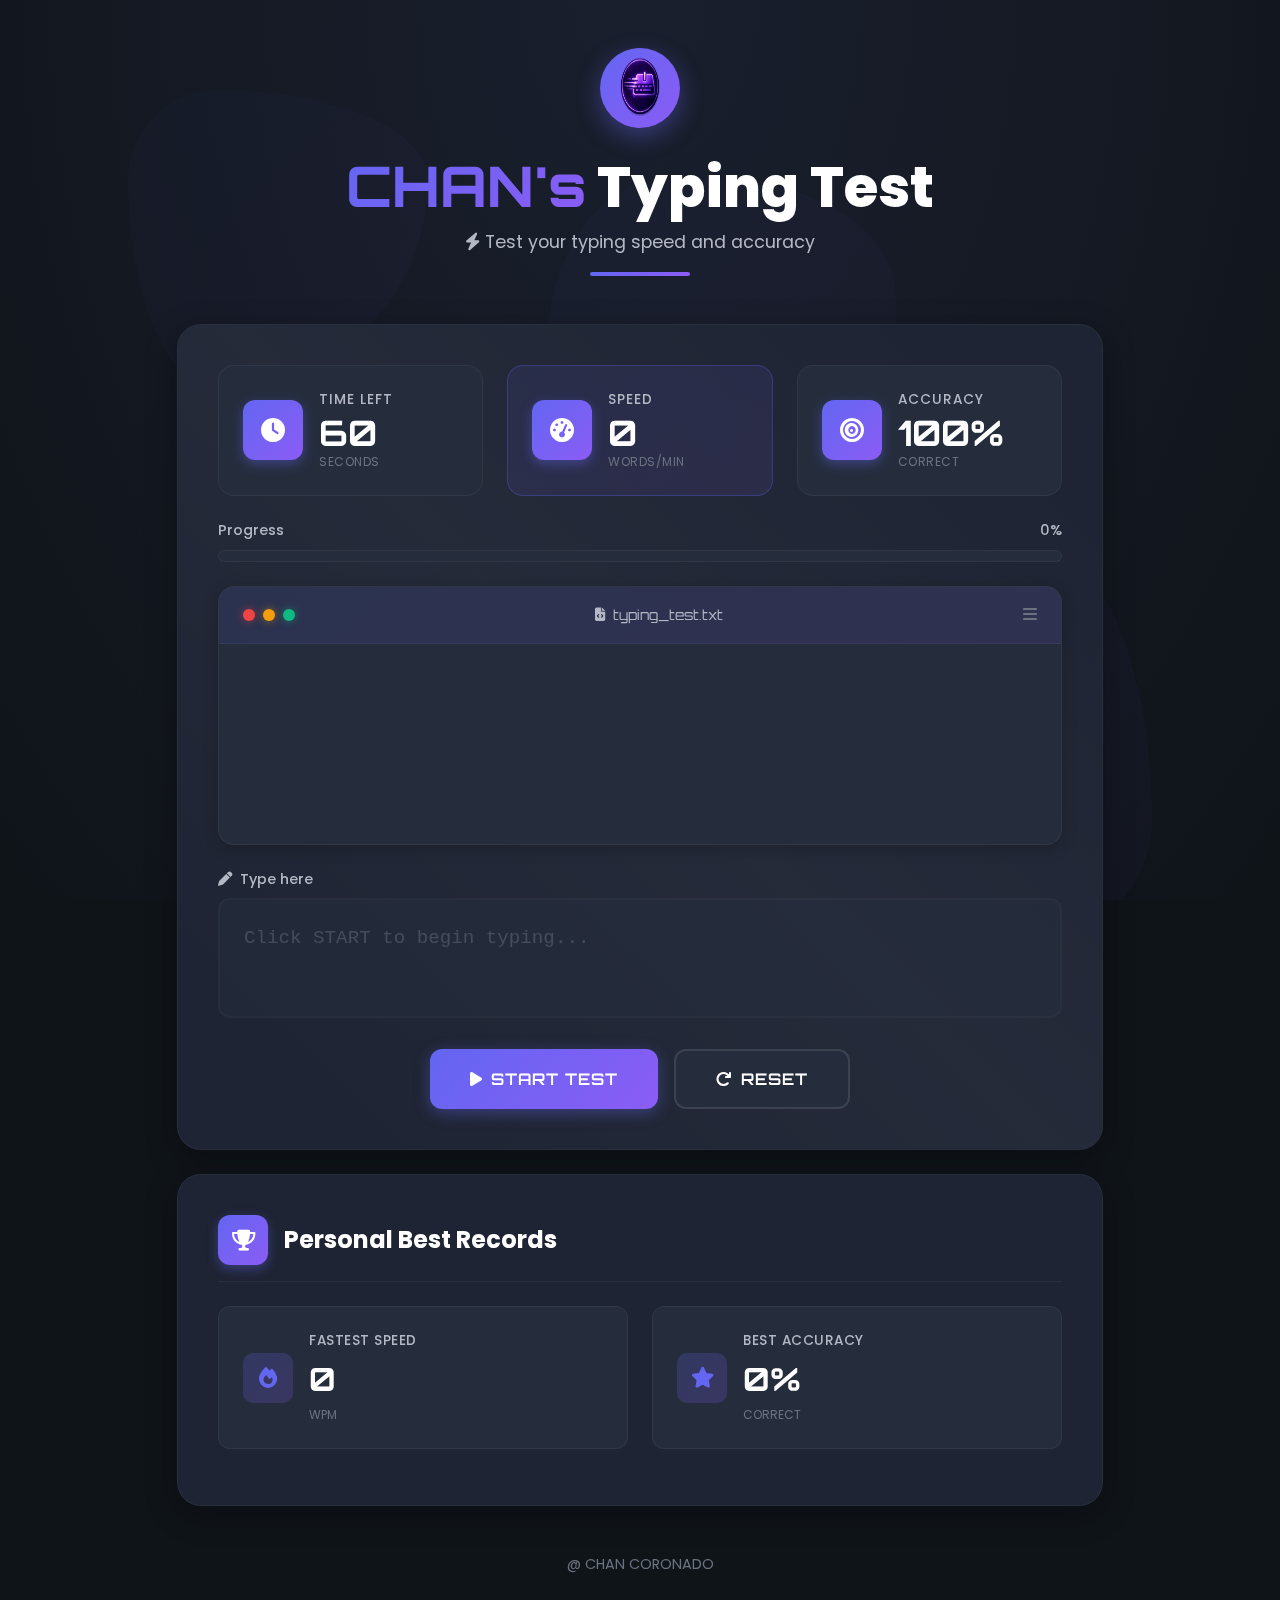
<file: projects/web dev/001/index.html>
<!DOCTYPE html>
<html lang="en">

<head>
    <meta charset="UTF-8">
    <meta name="viewport" content="width=device-width, initial-scale=1.0">
    <title>CHAN's Typing Test</title>

    <link href="https://cdn.jsdelivr.net/npm/bootstrap@5.3.0/dist/css/bootstrap.min.css" rel="stylesheet">
    <link rel="preconnect" href="https://fonts.googleapis.com">
    <link rel="preconnect" href="https://fonts.gstatic.com" crossorigin>
    <link
        href="https://fonts.googleapis.com/css2?family=Poppins:wght@300;400;500;600;700;800&family=Orbitron:wght@400;500;700;900&display=swap"
        rel="stylesheet">
    <link rel="stylesheet" href="https://cdnjs.cloudflare.com/ajax/libs/font-awesome/6.4.0/css/all.min.css">
    <link rel="stylesheet" href="styles.css">

    <link rel="icon" href="../../../../../assets/img/001 logo2.png">
</head>

<body>

    <div class="particles-bg" id="particlesBg"></div>


    <div class="floating-shapes">
        <div class="shape shape-1"></div>
        <div class="shape shape-2"></div>
        <div class="shape shape-3"></div>
        <div class="shape shape-4"></div>
        <div class="shape shape-5"></div>
    </div>

    <!-- Main Container -->
    <div class="container">

        <header class="text-center mt-5 mb-5">
            <div class="logo-container">
                <div class="logo-container">
                    <img src="../../../../../assets/img/001 logo2.png" alt="Logo" class="logo-circle">
                </div>
            </div>
            <h1 class="main-title">
                <span class="title-accent">CHAN's</span>
                <span class="title-main">Typing Test</span>
            </h1>
            <p class="subtitle">
                <i class="fas fa-bolt"></i> Test your typing speed and accuracy
            </p>
            <div class="title-underline"></div>
        </header>

        <!-- Main Content Card -->
        <div class="row justify-content-center">
            <div class="col-lg-10">
                <div class="main-card">
                    <div class="card-shine"></div>


                    <div class="row mb-4 stats-row">
                        <div class="col-md-4 mb-3 mb-md-0">
                            <div class="stat-box">
                                <div class="stat-icon-wrapper">
                                    <div class="stat-icon">
                                        <i class="fas fa-clock"></i>
                                    </div>
                                </div>
                                <div class="stat-content">
                                    <div class="stat-label">Time Left</div>
                                    <div class="stat-value" id="timer">60</div>
                                    <div class="stat-unit">seconds</div>
                                </div>
                            </div>
                        </div>
                        <div class="col-md-4 mb-3 mb-md-0">
                            <div class="stat-box stat-box-highlight">
                                <div class="stat-icon-wrapper">
                                    <div class="stat-icon">
                                        <i class="fas fa-tachometer-alt"></i>
                                    </div>
                                </div>
                                <div class="stat-content">
                                    <div class="stat-label">Speed</div>
                                    <div class="stat-value" id="wpm">0</div>
                                    <div class="stat-unit">words/min</div>
                                </div>
                            </div>
                        </div>
                        <div class="col-md-4">
                            <div class="stat-box">
                                <div class="stat-icon-wrapper">
                                    <div class="stat-icon">
                                        <i class="fas fa-bullseye"></i>
                                    </div>
                                </div>
                                <div class="stat-content">
                                    <div class="stat-label">Accuracy</div>
                                    <div class="stat-value" id="accuracy">100%</div>
                                    <div class="stat-unit">correct</div>
                                </div>
                            </div>
                        </div>
                    </div>

                    <!-- Progress Bar -->
                    <div class="progress-container mb-4">
                        <div class="progress-label">
                            <span>Progress</span>
                            <span id="progressPercent">0%</span>
                        </div>
                        <div class="progress-bar-custom">
                            <div class="progress-fill" id="progressFill"></div>
                            <div class="progress-glow"></div>
                        </div>
                    </div>

                    <!-- Text Display Area -->
                    <div class="text-display-container mb-4">
                        <div class="terminal-header">
                            <div class="terminal-controls">
                                <span class="terminal-dot red"></span>
                                <span class="terminal-dot yellow"></span>
                                <span class="terminal-dot green"></span>
                            </div>
                            <span class="terminal-title">
                                <i class="fas fa-file-code"></i> typing_test.txt
                            </span>
                            <div class="terminal-menu">
                                <i class="fas fa-bars"></i>
                            </div>
                        </div>
                        <div class="text-display" id="textDisplay">
                            <!-- Text will be inserted here by JavaScript -->
                        </div>
                        <div class="cursor-follower" id="cursorFollower"></div>
                    </div>

                    <!-- Input Area -->
                    <div class="input-container mb-4">
                        <div class="input-label">
                            <i class="fas fa-pen"></i> Type here
                        </div>
                        <textarea class="typing-input" id="typingInput" placeholder="Click START to begin typing..."
                            disabled spellcheck="false"></textarea>
                        <div class="input-border-effect"></div>
                    </div>

                    <!-- Control Buttons -->
                    <div class="text-center button-group">
                        <button class="main-btn primary-btn" id="startBtn">
                            <span class="btn-content">
                                <i class="fas fa-play"></i>
                                <span>Start Test</span>
                            </span>
                            <div class="btn-ripple"></div>
                        </button>
                        <button class="main-btn secondary-btn" id="resetBtn">
                            <span class="btn-content">
                                <i class="fas fa-redo"></i>
                                <span>Reset</span>
                            </span>
                            <div class="btn-ripple"></div>
                        </button>
                    </div>
                </div>

                <!-- High Score Panel -->
                <div class="main-card mt-4 high-score-card" id="highScorePanel">
                    <div class="section-header">
                        <div class="section-icon">
                            <i class="fas fa-trophy"></i>
                        </div>
                        <h3 class="section-title">Personal Best Records</h3>
                    </div>
                    <div class="row">
                        <div class="col-md-6 mb-3">
                            <div class="score-item">
                                <div class="score-icon">
                                    <i class="fas fa-fire"></i>
                                </div>
                                <div class="score-details">
                                    <span class="score-label">Fastest Speed</span>
                                    <span class="score-value" id="bestWPM">0</span>
                                    <span class="score-unit">WPM</span>
                                </div>
                            </div>
                        </div>
                        <div class="col-md-6 mb-3">
                            <div class="score-item">
                                <div class="score-icon">
                                    <i class="fas fa-star"></i>
                                </div>
                                <div class="score-details">
                                    <span class="score-label">Best Accuracy</span>
                                    <span class="score-value" id="bestAccuracy">0%</span>
                                    <span class="score-unit">correct</span>
                                </div>
                            </div>
                        </div>
                    </div>
                </div>
            </div>
        </div>

        <!-- Footer -->
        <footer class="text-center mt-5 mb-4">
            <p class="footer-text">
                @ CHAN CORONADO
            </p>
        </footer>
    </div>

    <!-- Result Modal -->
    <div class="modal-overlay" id="resultModal">
        <div class="result-modal">
            <div class="modal-decoration">
                <div class="deco-circle"></div>
                <div class="deco-circle"></div>
                <div class="deco-circle"></div>
            </div>

            <div class="modal-header-section">
                <div class="modal-icon">
                    <i class="fas fa-flag-checkered"></i>
                </div>
                <h2 class="modal-title">Test Complete!</h2>
                <p class="modal-subtitle">Here are your results</p>
            </div>

            <div class="modal-content">
                <div class="result-stat">
                    <div class="result-icon">
                        <i class="fas fa-tachometer-alt"></i>
                    </div>
                    <div class="result-details">
                        <div class="result-label">Words Per Minute</div>
                        <div class="result-value" id="finalWPM">0</div>
                    </div>
                </div>

                <div class="result-stat">
                    <div class="result-icon">
                        <i class="fas fa-bullseye"></i>
                    </div>
                    <div class="result-details">
                        <div class="result-label">Accuracy</div>
                        <div class="result-value" id="finalAccuracy">0%</div>
                    </div>
                </div>

                <div class="result-stat">
                    <div class="result-icon">
                        <i class="fas fa-keyboard"></i>
                    </div>
                    <div class="result-details">
                        <div class="result-label">Total Characters</div>
                        <div class="result-value" id="finalChars">0</div>
                    </div>
                </div>

                <div id="newRecordBadge" class="new-record" style="display: none;">
                    <div class="badge-shine"></div>
                    <i class="fas fa-crown"></i>
                    <span>New Personal Record!</span>
                    <i class="fas fa-crown"></i>
                </div>
            </div>

            <button class="main-btn primary-btn" id="closeModal">
                <span class="btn-content">
                    <i class="fas fa-check"></i>
                    <span>Continue</span>
                </span>
                <div class="btn-ripple"></div>
            </button>
        </div>
    </div>

    <script src="https://cdn.jsdelivr.net/npm/bootstrap@5.3.0/dist/js/bootstrap.bundle.min.js"></script>
    <script src="script.js"></script>
</body>

</html>
</file>
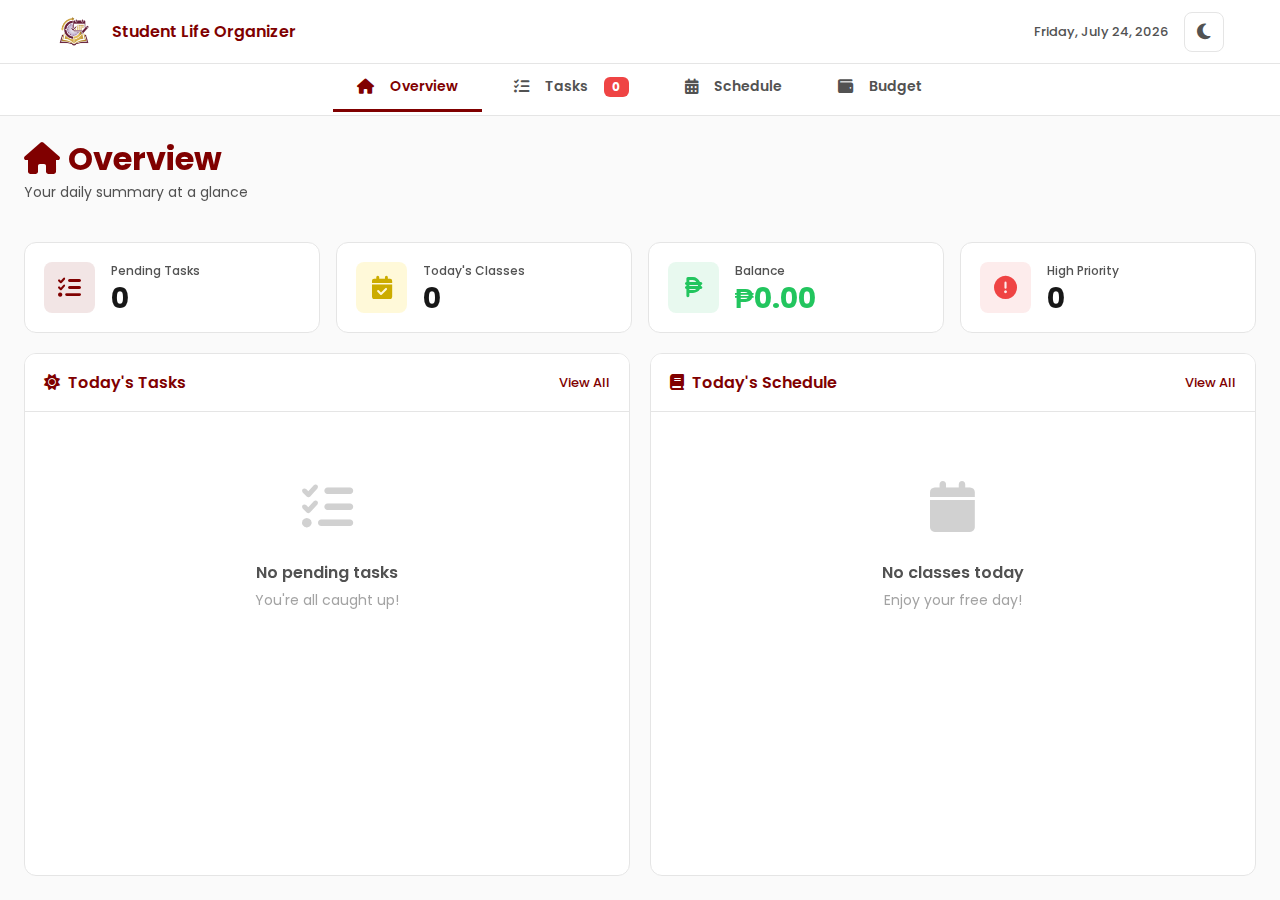
<file: projects/web dev/002/index.html>
<!DOCTYPE html>
<html lang="en">

<head>
    <meta charset="UTF-8">
    <meta name="viewport" content="width=device-width, initial-scale=1.0">
    <meta name="description" content="Student Life Organizer - Manage your tasks, schedule, and budget">
    <meta name="theme-color" content="#800000">
    <title>Student Life Organizer</title>
    <link href="https://cdn.jsdelivr.net/npm/bootstrap@5.3.2/dist/css/bootstrap.min.css" rel="stylesheet">
    <link rel="preconnect" href="https://fonts.googleapis.com">
    <link rel="preconnect" href="https://fonts.gstatic.com" crossorigin>
    <link href="https://fonts.googleapis.com/css2?family=Poppins:wght@300;400;500;600;700;800;900&display=swap"
        rel="stylesheet">
    <link rel="stylesheet" href="https://cdnjs.cloudflare.com/ajax/libs/font-awesome/6.4.0/css/all.min.css">
    <link rel="stylesheet" href="../002/assets/css/styles.css">
    <link rel="icon" href="../../../assets/img/002 logo.png">
</head>

<body>

    <div class="toast-container" id="toastContainer"></div>

    <nav class="navbar navbar-expand-lg navbar-custom">
        <div class="container-fluid px-4">
            <a class="navbar-brand d-flex align-items-center">
                <img src="../../../assets/img/002 logo.png" alt="Logo" height="40" class="me-2">
                <span>Student Life Organizer</span>
            </a>
            <div class="navbar-actions">
                <span class="current-date d-none d-md-block" id="currentDate"></span>
                <button class="btn btn-icon" id="themeToggle" aria-label="Toggle dark mode" title="Toggle Dark Mode">
                    <i class="fas fa-moon"></i>
                </button>
            </div>
        </div>
    </nav>

    <div class="tab-navigation">
        <div class="container-fluid px-4">
            <ul class="nav nav-tabs custom-tabs" id="mainTabs" role="tablist">
                <li class="nav-item" role="presentation">
                    <button class="nav-link active" id="overview-tab" data-bs-toggle="tab" data-bs-target="#overview"
                        type="button" role="tab" aria-controls="overview" aria-selected="true">
                        <i class="fas fa-home me-2"></i>
                        <span>Overview</span>
                    </button>
                </li>
                <li class="nav-item" role="presentation">
                    <button class="nav-link" id="tasks-tab" data-bs-toggle="tab" data-bs-target="#tasks" type="button"
                        role="tab" aria-controls="tasks" aria-selected="false">
                        <i class="fas fa-tasks me-2"></i>
                        <span>Tasks</span>
                        <span class="badge bg-danger ms-2" id="taskCounter">0</span>
                    </button>
                </li>
                <li class="nav-item" role="presentation">
                    <button class="nav-link" id="schedule-tab" data-bs-toggle="tab" data-bs-target="#schedule"
                        type="button" role="tab" aria-controls="schedule" aria-selected="false">
                        <i class="fas fa-calendar-alt me-2"></i>
                        <span>Schedule</span>
                    </button>
                </li>
                <li class="nav-item" role="presentation">
                    <button class="nav-link" id="budget-tab" data-bs-toggle="tab" data-bs-target="#budget" type="button"
                        role="tab" aria-controls="budget" aria-selected="false">
                        <i class="fas fa-wallet me-2"></i>
                        <span>Budget</span>
                    </button>
                </li>
            </ul>
        </div>
    </div>

    <div class="tab-content" id="mainTabContent">

        <div class="tab-pane fade show active" id="overview" role="tabpanel" aria-labelledby="overview-tab">
            <div class="overview-layout">
                <div class="page-header">
                    <h2><i class="fas fa-home me-2"></i>Overview</h2>
                    <p>Your daily summary at a glance</p>
                </div>

                <div class="stats-row">
                    <div class="stat-card" role="button" tabindex="0" onclick="switchToTab('tasks-tab')">
                        <div class="stat-icon tasks-icon">
                            <i class="fas fa-tasks"></i>
                        </div>
                        <div class="stat-content">
                            <div class="stat-label">Pending Tasks</div>
                            <div class="stat-value" id="statPendingTasks">0</div>
                        </div>
                    </div>
                    <div class="stat-card" role="button" tabindex="0" onclick="switchToTab('schedule-tab')">
                        <div class="stat-icon schedule-icon">
                            <i class="fas fa-calendar-check"></i>
                        </div>
                        <div class="stat-content">
                            <div class="stat-label">Today's Classes</div>
                            <div class="stat-value" id="statTodayClasses">0</div>
                        </div>
                    </div>
                    <div class="stat-card" role="button" tabindex="0" onclick="switchToTab('budget-tab')">
                        <div class="stat-icon budget-icon">
                            <i class="fas fa-peso-sign"></i>
                        </div>
                        <div class="stat-content">
                            <div class="stat-label">Balance</div>
                            <div class="stat-value" id="statBalance">₱0</div>
                        </div>
                    </div>
                    <div class="stat-card" role="button" tabindex="0" onclick="switchToTab('tasks-tab')">
                        <div class="stat-icon priority-icon">
                            <i class="fas fa-exclamation-circle"></i>
                        </div>
                        <div class="stat-content">
                            <div class="stat-label">High Priority</div>
                            <div class="stat-value" id="statHighPriority">0</div>
                        </div>
                    </div>
                </div>

                <div class="overview-cards">
                    <div class="overview-card">
                        <div class="overview-header">
                            <h3><i class="fas fa-sun me-2"></i>Today's Tasks</h3>
                            <a href="#" class="view-all-link" onclick="switchToTab('tasks-tab'); return false;">View
                                All</a>
                        </div>
                        <div class="overview-content" id="overviewTasks">
                            <div class="empty-state">
                                <div class="empty-state-icon">
                                    <i class="fas fa-tasks"></i>
                                </div>
                                <h4 class="empty-state-title">No tasks yet</h4>
                                <p class="empty-state-description">Add your first task to get started</p>
                            </div>
                        </div>
                    </div>

                    <div class="overview-card">
                        <div class="overview-header">
                            <h3><i class="fas fa-book me-2"></i>Today's Schedule</h3>
                            <a href="#" class="view-all-link" onclick="switchToTab('schedule-tab'); return false;">View
                                All</a>
                        </div>
                        <div class="overview-content" id="overviewSchedule">
                            <div class="empty-state">
                                <div class="empty-state-icon">
                                    <i class="fas fa-calendar"></i>
                                </div>
                                <h4 class="empty-state-title">No classes today</h4>
                                <p class="empty-state-description">Enjoy your free day!</p>
                            </div>
                        </div>
                    </div>
                </div>
            </div>
        </div>

        <div class="tab-pane fade" id="tasks" role="tabpanel" aria-labelledby="tasks-tab">
            <div class="tasks-layout">
                <div class="page-header">
                    <h2><i class="fas fa-tasks me-2"></i>My Tasks</h2>
                    <p>Manage your to-do list and stay productive</p>
                </div>

                <div class="add-task-section">
                    <form id="taskForm" novalidate>
                        <div class="task-form">
                            <input type="text" class="task-input" id="taskInput" placeholder="What needs to be done?"
                                aria-label="Task description" required maxlength="200">
                            <div class="select-wrapper">
                                <select class="priority-select" id="taskPriority">
                                    <option value="low">Low</option>
                                    <option value="medium" selected>Medium</option>
                                    <option value="high">High</option>
                                </select>

                                <svg class="select-arrow" viewBox="0 0 24 24" fill="none" stroke="currentColor"
                                    stroke-width="2" stroke-linecap="round" stroke-linejoin="round">
                                    <polyline points="6 9 12 15 18 9"></polyline>
                                </svg>
                            </div>

                            <button class="btn-primary-custom" type="submit" id="addTaskBtn">
                                <i class="fas fa-plus me-2"></i>
                                <span>Add</span>
                            </button>
                        </div>
                        <div class="character-counter">
                            <small>
                                <span id="taskCharCount">0</span>/200 characters
                            </small>
                        </div>
                    </form>
                </div>

                <div class="custom-card">
                    <div class="task-filter">
                        <button class="filter-btn active" data-filter="all">
                            <i class="fas fa-list me-1"></i><span> All</span>
                        </button>
                        <button class="filter-btn" data-filter="active">
                            <i class="fas fa-circle me-1"></i><span> Active</span>
                        </button>
                        <button class="filter-btn" data-filter="completed">
                            <i class="fas fa-check-circle me-1"></i><span> Completed</span>
                        </button>
                    </div>

                    <div class="task-list" id="taskList">
                        <div class="empty-state">
                            <div class="empty-state-icon">
                                <i class="fas fa-clipboard-list"></i>
                            </div>
                            <h4 class="empty-state-title">No tasks yet</h4>
                            <p class="empty-state-description">Add your first task above to get started!</p>
                        </div>
                    </div>
                </div>
            </div>
        </div>

        <div class="tab-pane fade" id="schedule" role="tabpanel" aria-labelledby="schedule-tab">
            <div class="schedule-layout">
                <div class="page-header schedule-header">
                    <div>
                        <h2><i class="fas fa-calendar-alt me-2"></i>Weekly Schedule</h2>
                        <p>Organize your classes for the week</p>
                    </div>
                    <button class="btn-primary-custom" data-bs-toggle="modal" data-bs-target="#addClassModal">
                        <i class="fas fa-plus me-2"></i>Add Class
                    </button>
                </div>

                <div class="schedule-container">
                    <div class="table-responsive">
                        <table class="table schedule-table">
                            <thead>
                                <tr>
                                    <th>Time</th>
                                    <th class="day-header" data-day="monday">Monday</th>
                                    <th class="day-header" data-day="tuesday">Tuesday</th>
                                    <th class="day-header" data-day="wednesday">Wednesday</th>
                                    <th class="day-header" data-day="thursday">Thursday</th>
                                    <th class="day-header" data-day="friday">Friday</th>
                                    <th class="day-header" data-day="saturday">Saturday</th>
                                </tr>
                            </thead>
                            <tbody id="scheduleTableBody">
                            </tbody>
                        </table>
                    </div>
                </div>

                <div class="d-md-none" id="scheduleMobileView">
                    <div class="empty-state">
                        <div class="empty-state-icon">
                            <i class="fas fa-calendar-week"></i>
                        </div>
                        <h4 class="empty-state-title">No classes scheduled</h4>
                        <p class="empty-state-description">Click "Add Class" to create your schedule</p>
                    </div>
                </div>
            </div>
        </div>

        <div class="tab-pane fade" id="budget" role="tabpanel" aria-labelledby="budget-tab">
            <div class="budget-layout">
                <div class="page-header">
                    <h2><i class="fas fa-wallet me-2"></i>Budget Tracker</h2>
                    <p>Track your income and expenses</p>
                </div>

                <div class="budget-stats-row">
                    <div class="budget-stat-card income-card">
                        <div class="budget-stat-icon">
                            <i class="fas fa-arrow-up"></i>
                        </div>
                        <div class="budget-stat-content">
                            <div class="budget-stat-label">Total Income</div>
                            <div class="budget-stat-value" id="totalIncome">₱0.00</div>
                        </div>
                    </div>

                    <div class="budget-stat-card expense-card">
                        <div class="budget-stat-icon">
                            <i class="fas fa-arrow-down"></i>
                        </div>
                        <div class="budget-stat-content">
                            <div class="budget-stat-label">Total Expenses</div>
                            <div class="budget-stat-value" id="totalExpenses">₱0.00</div>
                        </div>
                    </div>

                    <div class="budget-stat-card balance-card">
                        <div class="budget-stat-icon">
                            <i class="fas fa-wallet"></i>
                        </div>
                        <div class="budget-stat-content">
                            <div class="budget-stat-label">Balance</div>
                            <div class="budget-stat-value balance-value" id="remainingBalance">₱0.00</div>
                        </div>
                    </div>
                </div>

                <div class="budget-progress-container">
                    <div class="d-flex justify-content-between mb-2">
                        <h5 class="mb-0">Budget Usage</h5>
                        <span class="badge bg-primary" id="budgetPercentage">0%</span>
                    </div>
                    <div class="budget-progress">
                        <div class="progress-bar" role="progressbar" id="budgetProgressBar" aria-valuenow="0"
                            aria-valuemin="0" aria-valuemax="100" style="width: 0%"></div>
                    </div>
                </div>

                <div class="budget-content-row">
                    <div class="transaction-form-card">
                        <div class="card-header">
                            <h5><i class="fas fa-plus-circle me-2"></i>Add Transaction</h5>
                        </div>
                        <div class="card-body">
                            <form id="transactionForm" novalidate>
                                <div class="form-group">
                                    <label class="form-label">Type</label>
                                    <div class="btn-group w-100" role="group">
                                        <input type="radio" class="btn-check" name="transactionType" id="incomeType"
                                            value="income" checked>
                                        <label class="btn btn-outline-success" for="incomeType">
                                            <i class="fas fa-arrow-up me-1"></i> Income
                                        </label>
                                        <input type="radio" class="btn-check" name="transactionType" id="expenseType"
                                            value="expense">
                                        <label class="btn btn-outline-danger" for="expenseType">
                                            <i class="fas fa-arrow-down me-1"></i> Expense
                                        </label>
                                    </div>
                                </div>
                                <div class="form-group">
                                    <label for="transactionDescription" class="form-label">Description</label>
                                    <input type="text" class="form-control" id="transactionDescription"
                                        placeholder="e.g., Scholarship, Books" required maxlength="100">
                                    <div class="invalid-feedback">Please enter a description</div>
                                </div>
                                <div class="form-group">
                                    <label for="transactionAmount" class="form-label">Amount</label>
                                    <div class="input-group">
                                        <span class="input-group-text">₱</span>
                                        <input type="number" class="form-control" id="transactionAmount"
                                            placeholder="0.00" step="0.01" min="0.01" required>
                                        <div class="invalid-feedback">Please enter a valid amount</div>
                                    </div>
                                </div>
                                <div class="form-group">
                                    <label for="transactionCategory" class="form-label">Category</label>
                                    <select class="form-select" id="transactionCategory" required>
                                        <option value="">Select category</option>
                                        <option value="Education">Education</option>
                                        <option value="Food">Food & Dining</option>
                                        <option value="Transport">Transportation</option>
                                        <option value="Housing">Housing</option>
                                        <option value="Entertainment">Entertainment</option>
                                        <option value="Other">Other</option>
                                    </select>
                                    <div class="invalid-feedback">Please select a category</div>
                                </div>
                                <button type="submit" class="btn-primary-custom w-100">
                                    <i class="fas fa-plus me-2"></i> Add Transaction
                                </button>
                            </form>
                        </div>
                    </div>

                    <div class="transaction-history-card">
                        <div class="card-header">
                            <h5><i class="fas fa-history me-2"></i>Transaction History</h5>
                        </div>
                        <div class="transaction-list" id="transactionList">
                            <div class="empty-state">
                                <div class="empty-state-icon">
                                    <i class="fas fa-receipt"></i>
                                </div>
                                <h4 class="empty-state-title">No transactions yet</h4>
                                <p class="empty-state-description">Add your first transaction to start tracking</p>
                            </div>
                        </div>
                    </div>
                </div>
            </div>
        </div>
    </div>

    <!-- Add Class Modal - Redesigned -->
    <div class="modal fade custom-modal" id="addClassModal" tabindex="-1" aria-labelledby="addClassModalLabel" aria-hidden="true">
        <div class="modal-dialog">
            <div class="modal-content">
                <div class="modal-header">
                    <h5 class="modal-title" id="addClassModalLabel">
                        <i class="fas fa-plus-circle"></i>
                        Add Class
                    </h5>
                    <button type="button" class="btn-close" data-bs-dismiss="modal" aria-label="Close"></button>
                </div>
                <div class="modal-body">
                    <div class="modal-icon">
                        <i class="fas fa-book"></i>
                    </div>
                    <div class="modal-message">
                        <h6 class="modal-title-text">Create New Class</h6>
                        <p class="modal-description">Fill in the details to add a class to your schedule</p>
                    </div>
                    <form id="addClassForm" novalidate>
                        <div class="form-group">
                            <label for="className" class="form-label">Class Name</label>
                            <input type="text" class="form-control" id="className" placeholder="e.g., Technopreneurship"
                                required maxlength="50">
                            <div class="invalid-feedback">Please enter a class name</div>
                        </div>
                        <div class="row">
                            <div class="col-md-6">
                                <div class="form-group">
                                    <label for="classDay" class="form-label">Day</label>
                                    <select class="form-select" id="classDay" required>
                                        <option value="">Select day</option>
                                        <option value="monday">Monday</option>
                                        <option value="tuesday">Tuesday</option>
                                        <option value="wednesday">Wednesday</option>
                                        <option value="thursday">Thursday</option>
                                        <option value="friday">Friday</option>
                                        <option value="saturday">Saturday</option>
                                    </select>
                                    <div class="invalid-feedback">Please select a day</div>
                                </div>
                            </div>
                            <div class="col-md-6">
                                <div class="form-group">
                                    <label for="classTime" class="form-label">Time</label>
                                    <select class="form-select" id="classTime" required>
                                        <option value="">Select time</option>
                                        <option value="07:00">07:00 AM</option>
                                        <option value="08:00">08:00 AM</option>
                                        <option value="09:00">09:00 AM</option>
                                        <option value="10:00">10:00 AM</option>
                                        <option value="11:00">11:00 AM</option>
                                        <option value="12:00">12:00 PM</option>
                                        <option value="13:00">01:00 PM</option>
                                        <option value="14:00">02:00 PM</option>
                                        <option value="15:00">03:00 PM</option>
                                        <option value="16:00">04:00 PM</option>
                                        <option value="18:00">06:00 PM</option>
                                        <option value="19:00">07:00 PM</option>
                                        <option value="20:00">08:00 PM</option>
                                        <option value="21:00">09:00 PM</option>
                                    </select>
                                    <div class="invalid-feedback">Please select a time</div>
                                </div>
                            </div>
                        </div>
                        <div class="form-group">
                            <label for="classRoom" class="form-label">Room / Location (Optional)</label>
                            <input type="text" class="form-control" id="classRoom" placeholder="e.g., Room 204"
                                maxlength="50">
                        </div>
                        <div class="form-group">
                            <label for="classColor" class="form-label">Choose Color</label>
                            <div class="color-picker-container">
                                <input type="color" class="form-control-color" id="classColor" value="#800000"
                                    title="Choose your color">
                                <div class="color-presets">
                                    <button type="button" class="color-preset active" data-color="#800000"
                                        style="background: #800000;" title="PUP Maroon"></button>
                                    <button type="button" class="color-preset" data-color="#9d2235"
                                        style="background: #9d2235;" title="Light Maroon"></button>
                                    <button type="button" class="color-preset" data-color="#dc3545"
                                        style="background: #dc3545;" title="Red"></button>
                                    <button type="button" class="color-preset" data-color="#fd7e14"
                                        style="background: #fd7e14;" title="Orange"></button>
                                    <button type="button" class="color-preset" data-color="#ffc107"
                                        style="background: #ffc107;" title="Gold"></button>
                                    <button type="button" class="color-preset" data-color="#28a745"
                                        style="background: #28a745;" title="Green"></button>
                                    <button type="button" class="color-preset" data-color="#20c997"
                                        style="background: #20c997;" title="Teal"></button>
                                    <button type="button" class="color-preset" data-color="#0dcaf0"
                                        style="background: #0dcaf0;" title="Cyan"></button>
                                    <button type="button" class="color-preset" data-color="#0d6efd"
                                        style="background: #0d6efd;" title="Blue"></button>
                                    <button type="button" class="color-preset" data-color="#6610f2"
                                        style="background: #6610f2;" title="Purple"></button>
                                    <button type="button" class="color-preset" data-color="#d63384"
                                        style="background: #d63384;" title="Pink"></button>
                                    <button type="button" class="color-preset" data-color="#6c757d"
                                        style="background: #6c757d;" title="Gray"></button>
                                </div>
                            </div>
                        </div>
                    </form>
                </div>
                <div class="modal-footer">
                    <button type="button" class="btn-modal-cancel" data-bs-dismiss="modal">Cancel</button>
                    <button type="button" class="btn-modal-confirm" id="saveClassBtn">
                        <i class="fas fa-save"></i>
                        Save Class
                    </button>
                </div>
            </div>
        </div>
    </div>

    <!-- Edit Task Modal - Redesigned -->
    <div class="modal fade custom-modal" id="editTaskModal" tabindex="-1" aria-labelledby="editTaskModalLabel" aria-hidden="true">
        <div class="modal-dialog">
            <div class="modal-content">
                <div class="modal-header">
                    <h5 class="modal-title" id="editTaskModalLabel">
                        <i class="fas fa-edit"></i>
                        Edit Task
                    </h5>
                    <button type="button" class="btn-close" data-bs-dismiss="modal" aria-label="Close"></button>
                </div>
                <div class="modal-body">
                    <div class="modal-icon" style="background: linear-gradient(135deg, #dbeafe 0%, #bfdbfe 100%);">
                        <i class="fas fa-edit" style="color: #0d6efd;"></i>
                    </div>
                    <div class="modal-message">
                        <h6 class="modal-title-text">Edit Your Task</h6>
                        <p class="modal-description">Make changes to your task below</p>
                    </div>
                    <form id="editTaskForm" novalidate>
                        <input type="hidden" id="editTaskId">
                        <div class="form-group">
                            <label for="editTaskText" class="form-label">Task Description</label>
                            <input type="text" class="form-control" id="editTaskText" required maxlength="200">
                            <div class="invalid-feedback">Please enter a task description</div>
                        </div>
                        <div class="form-group">
                            <label for="editTaskPriority" class="form-label">Priority</label>
                            <select class="form-select" id="editTaskPriority" required>
                                <option value="low">Low</option>
                                <option value="medium">Medium</option>
                                <option value="high">High</option>
                            </select>
                        </div>
                    </form>
                </div>
                <div class="modal-footer">
                    <button type="button" class="btn-modal-cancel" data-bs-dismiss="modal">Cancel</button>
                    <button type="button" class="btn-modal-confirm" id="saveEditTaskBtn">
                        <i class="fas fa-save"></i>
                        Save Changes
                    </button>
                </div>
            </div>
        </div>
    </div>

    <!-- Delete Confirm Modal -->
    <div class="modal fade delete-modal" id="deleteConfirmModal" tabindex="-1" aria-labelledby="deleteConfirmModalLabel"
        aria-hidden="true">
        <div class="modal-dialog">
            <div class="modal-content">
                <div class="modal-header">
                    <h5 class="modal-title" id="deleteConfirmModalLabel">
                        <i class="fas fa-exclamation-triangle"></i>
                        Confirm Delete
                    </h5>
                    <button type="button" class="btn-close" data-bs-dismiss="modal" aria-label="Close"></button>
                </div>
                <div class="modal-body">
                    <div class="delete-modal-icon">
                        <i class="fas fa-trash-alt"></i>
                    </div>
                    <div class="delete-modal-message">
                        <h6 class="delete-modal-title">Are you sure?</h6>
                        <p class="delete-modal-description" id="deleteConfirmMessage">This action cannot be undone. The
                            item will be permanently removed.</p>
                        <div class="delete-modal-item" id="deleteItemContainer" style="display: none;">
                            <div class="delete-modal-item-text" id="deleteItemText">Item Name</div>
                        </div>
                        <div class="delete-modal-warning">
                            <i class="fas fa-info-circle"></i>
                            <p class="delete-modal-warning-text">This action is permanent and cannot be reversed.</p>
                        </div>
                    </div>
                </div>
                <div class="modal-footer">
                    <button type="button" class="btn-delete-cancel" data-bs-dismiss="modal">Cancel</button>
                    <button type="button" class="btn-delete-confirm" id="confirmDeleteBtn">
                        <i class="fas fa-trash"></i>
                        Delete
                    </button>
                </div>
            </div>
        </div>
    </div>

    <!-- Delete Transaction Modal -->
    <div class="modal fade delete-modal" id="deleteTransactionModal" tabindex="-1"
        aria-labelledby="deleteTransactionModalLabel" aria-hidden="true">
        <div class="modal-dialog">
            <div class="modal-content">
                <div class="modal-header">
                    <h5 class="modal-title" id="deleteTransactionModalLabel">
                        <i class="fas fa-exclamation-triangle"></i>
                        Delete Transaction
                    </h5>
                    <button type="button" class="btn-close" data-bs-dismiss="modal" aria-label="Close"></button>
                </div>
                <div class="modal-body">
                    <div class="delete-modal-icon">
                        <i class="fas fa-trash-alt"></i>
                    </div>
                    <div class="delete-modal-message">
                        <h6 class="delete-modal-title">Are you sure?</h6>
                        <p class="delete-modal-description">This action cannot be undone. The transaction will be
                            permanently removed from your budget history.</p>
                        <div class="delete-modal-item">
                            <div class="delete-modal-item-text" id="deleteTransactionItemText">Transaction Name</div>
                        </div>
                        <div class="delete-modal-warning">
                            <i class="fas fa-info-circle"></i>
                            <p class="delete-modal-warning-text">Your budget totals will be automatically recalculated
                                after deletion.</p>
                        </div>
                    </div>
                </div>
                <div class="modal-footer">
                    <button type="button" class="btn-delete-cancel" data-bs-dismiss="modal">Cancel</button>
                    <button type="button" class="btn-delete-confirm" id="confirmDeleteTransaction">
                        <i class="fas fa-trash"></i>
                        Delete
                    </button>
                </div>
            </div>
        </div>
    </div>

    <script src="https://cdn.jsdelivr.net/npm/bootstrap@5.3.2/dist/js/bootstrap.bundle.min.js"></script>
    <script src="../002/assets/js/utils.js"></script>
    <script src="../002/assets/js/todo.js"></script>
    <script src="../002/assets/js/schedule.js"></script>
    <script src="../002/assets/js/budget.js"></script>
    <script src="../002/assets/js/main.js"></script>
    <script src="../002/assets/js/mobile-nav.js"></script>
    <script src="../002/assets/js/delete-modal.js"></script>
</body>

</html>
</file>
<file: projects/001/styles.css>
:root {
    --bg-primary: #0f1419;
    --bg-secondary: #1a1f2e;
    --bg-card: #1e2433;
    --bg-elevated: #252d3d;

    --accent-primary: #6366f1;
    --accent-secondary: #8b5cf6;
    --accent-gradient: linear-gradient(135deg, #6366f1 0%, #8b5cf6 100%);

    --text-primary: #ffffff;
    --text-secondary: #b4b8c5;
    --text-muted: #6b7280;

    --success: #10b981;
    --error: #ef4444;
    --warning: #f59e0b;

    --shadow-sm: 0 2px 8px rgba(0, 0, 0, 0.1);
    --shadow-md: 0 4px 16px rgba(0, 0, 0, 0.2);
    --shadow-lg: 0 8px 32px rgba(0, 0, 0, 0.3);

    --font-primary: 'Roboto', 'Segoe UI', 'Arial', sans-serif;
    --font-secondary: 'JetBrains Mono', 'Fira Code', 'Consolas', monospace;
    --font-display: 'Montserrat', 'Poppins', 'Segoe UI', sans-serif;
}

* {
    margin: 0;
    padding: 0;
    box-sizing: border-box;
}

html {
    scroll-behavior: smooth;
}

body {
    font-family: var(--font-primary);
    background: var(--bg-primary);
    color: var(--text-primary);
    height: 100vh;
    overflow: hidden;
    position: relative;
}


.particles-bg,
.floating-shapes {
    position: fixed;
    top: 0;
    left: 0;
    width: 100%;
    height: 100%;
    pointer-events: none;
    z-index: 0;
}

.shape {
    position: absolute;
    opacity: 0.03;
    animation: float 20s infinite ease-in-out;
}

.shape-1 {
    width: 300px;
    height: 300px;
    background: var(--accent-gradient);
    border-radius: 30% 70% 70% 30% / 30% 30% 70% 70%;
    top: 10%;
    left: 10%;
    animation-delay: 0s;
}

.shape-2 {
    width: 400px;
    height: 400px;
    background: var(--accent-gradient);
    border-radius: 70% 30% 30% 70% / 70% 70% 30% 30%;
    top: 60%;
    right: 10%;
    animation-delay: -5s;
}

.shape-3 {
    width: 250px;
    height: 250px;
    background: var(--accent-gradient);
    border-radius: 50%;
    top: 40%;
    left: 50%;
    animation-delay: -10s;
}

.shape-4 {
    width: 200px;
    height: 200px;
    background: var(--accent-gradient);
    border-radius: 30% 70% 70% 30% / 70% 30% 30% 70%;
    bottom: 20%;
    left: 20%;
    animation-delay: -7s;
}

.shape-5 {
    width: 350px;
    height: 350px;
    background: var(--accent-gradient);
    border-radius: 40% 60% 60% 40% / 60% 40% 40% 60%;
    top: 20%;
    right: 30%;
    animation-delay: -3s;
}

@keyframes float {
    0%, 100% {
        transform: translate(0, 0) rotate(0deg);
    }
    33% {
        transform: translate(30px, -30px) rotate(120deg);
    }
    66% {
        transform: translate(-20px, 20px) rotate(240deg);
    }
}



.hamburger-menu {
    position: fixed;
    top: clamp(15px, 3vw, 25px);
    right: clamp(15px, 3vw, 25px);
    z-index: 1000;
}

.hamburger-btn {
    width: clamp(45px, 8vw, 60px);
    height: clamp(45px, 8vw, 60px);
    background: transparent;
    border: 2px solid rgba(255, 255, 255, 0.15);
    backdrop-filter: blur(10px);
    border-radius: 14px;
    color: rgba(255, 255, 255, 0.8);
    font-size: clamp(1.1rem, 2vw, 1.4rem);
    cursor: pointer;
    transition: all 0.4s cubic-bezier(0.4, 0, 0.2, 1);
    display: flex;
    align-items: center;
    justify-content: center;
    position: relative;
}

@keyframes comboPulse {
    0% {
        transform: scale(0.85);
        opacity: 0;
    }
    50% {
        transform: scale(1.08);
    }
    100% {
        transform: scale(1);
        opacity: 1;
    }
}

.hamburger-btn::before {
    content: '';
    position: absolute;
    top: 0;
    left: 0;
    right: 0;
    bottom: 0;
    background: var(--accent-gradient);
    opacity: 0;
    transition: opacity 0.4s ease;
    border-radius: 14px;
}

.hamburger-btn i {
    position: relative;
    z-index: 1;
    transition: transform 0.4s ease;
}

.hamburger-btn:hover {
    border-color: var(--accent-primary);
    transform: scale(1.05) rotate(5deg);
    box-shadow: 0 8px 24px rgba(99, 102, 241, 0.3);
}

.hamburger-btn:hover::before {
    opacity: 0.15;
}

.hamburger-btn:hover i {
    transform: rotate(90deg);
}

.hamburger-btn:active {
    transform: scale(0.95);
}


.menu-dropdown {
    position: fixed;
    top: 0;
    right: -100%;
    width: min(320px, 85vw);
    height: 100vh;
    background: rgba(30, 36, 51, 0.95);
    backdrop-filter: blur(20px);
    padding: 2rem 1.5rem;
    box-shadow: -4px 0 32px rgba(0, 0, 0, 0.6);
    border-left: 1px solid rgba(255, 255, 255, 0.1);
    transition: right 0.5s cubic-bezier(0.4, 0, 0.2, 1);
    z-index: 1001;
    overflow-y: auto;
}

.menu-dropdown.show {
    right: 0;
}

.menu-overlay {
    position: fixed;
    top: 0;
    left: 0;
    width: 100%;
    height: 100%;
    background: rgba(0, 0, 0, 0.7);
    backdrop-filter: blur(6px);
    z-index: 999;
    opacity: 0;
    visibility: hidden;
    transition: all 0.4s ease;
}

.menu-overlay.show {
    opacity: 1;
    visibility: visible;
}

.menu-header {
    display: flex;
    justify-content: space-between;
    align-items: center;
    margin-bottom: 2rem;
    padding-bottom: 1rem;
    border-bottom: 1px solid rgba(255, 255, 255, 0.1);
}

.menu-header h4 {
    font-family: var(--font-display);
    font-size: clamp(1.1rem, 3vw, 1.3rem);
    margin: 0;
    color: var(--text-primary);
    font-weight: 600;
}

.close-menu {
    background: none;
    border: none;
    color: var(--text-secondary);
    font-size: clamp(1.2rem, 3vw, 1.4rem);
    cursor: pointer;
    padding: 5px;
    transition: all 0.3s ease;
    width: 38px;
    height: 38px;
    display: flex;
    align-items: center;
    justify-content: center;
    border-radius: 10px;
}

.close-menu:hover {
    color: var(--text-primary);
    background: var(--bg-elevated);
    transform: rotate(90deg);
}

.menu-items {
    display: flex;
    flex-direction: column;
    gap: 0.85rem;
}

.menu-item {
    background: var(--bg-elevated);
    border: 1px solid rgba(255, 255, 255, 0.05);
    border-radius: 12px;
    padding: 1.1rem 1.3rem;
    display: flex;
    align-items: center;
    gap: 1rem;
    cursor: pointer;
    transition: all 0.3s cubic-bezier(0.4, 0, 0.2, 1);
    color: var(--text-primary);
    font-size: clamp(0.9rem, 2vw, 1rem);
    font-weight: 500;
}

.menu-item:hover {
    background: var(--bg-secondary);
    border-color: var(--accent-primary);
    transform: translateX(-8px);
    box-shadow: 0 4px 16px rgba(99, 102, 241, 0.2);
}

.menu-item:active {
    transform: translateX(-5px);
}

.menu-item i {
    font-size: clamp(1.1rem, 2.5vw, 1.3rem);
    color: var(--accent-primary);
    width: 26px;
    text-align: center;
}



.combo-display {
    position: fixed;
    top: clamp(80px, 12vh, 100px);
    right: -300px;
    background: linear-gradient(135deg, rgba(239, 68, 68, 0.95), rgba(245, 158, 11, 0.95));
    border: 2px solid var(--warning);
    border-radius: 16px;
    padding: clamp(1rem, 2vw, 1.3rem) clamp(1.3rem, 3vw, 1.8rem);
    display: flex;
    align-items: center;
    justify-content: center;
    gap: clamp(0.8rem, 2vw, 1.2rem);
    z-index: 900;
    box-shadow: 0 8px 32px rgba(245, 158, 11, 0.6);
    backdrop-filter: blur(10px);
    transition: right 0.5s cubic-bezier(0.34, 1.56, 0.64, 1), 
                opacity 0.4s ease;
    opacity: 0;
    pointer-events: none;
}

.combo-display.show {
    right: clamp(15px, 3vw, 25px);
    opacity: 1;
    animation: comboShake 0.6s ease;
}

.combo-display.hiding {
    right: -300px;
    opacity: 0;
}

@keyframes comboShake {
    0%, 100% { transform: translateX(0) rotate(0deg); }
    25% { transform: translateX(-5px) rotate(-2deg); }
    50% { transform: translateX(5px) rotate(2deg); }
    75% { transform: translateX(-3px) rotate(-1deg); }
}

.combo-icon {
    font-size: clamp(1.8rem, 4vw, 2.3rem);
    color: #fff;
    animation: comboSpin 0.6s ease;
}

@keyframes comboSpin {
    0% {
        transform: rotate(-180deg) scale(0);
    }
    100% {
        transform: rotate(0deg) scale(1);
    }
}

.combo-text {
    display: flex;
    flex-direction: column;
    align-items: center;
}

.combo-value {
    font-size: clamp(1.8rem, 4vw, 2.3rem);
    font-weight: 800;
    font-family: var(--font-secondary);
    color: #fff;
    line-height: 1;
}

.combo-label {
    font-size: clamp(0.75rem, 2vw, 0.9rem);
    font-weight: 700;
    letter-spacing: 2px;
    color: rgba(255, 255, 255, 0.95);
}


.progress-container {
    margin-bottom: clamp(1.5rem, 3vw, 2rem);
}

.progress-label {
    display: flex;
    justify-content: space-between;
    margin-bottom: 0.6rem;
    font-size: clamp(0.85rem, 2vw, 0.95rem);
    color: var(--text-secondary);
    font-weight: 600;
}

.progress-bar-custom {
    height: 14px;
    background: var(--bg-elevated);
    border-radius: 20px;
    overflow: hidden;
    position: relative;
    border: 1px solid rgba(255, 255, 255, 0.05);
}

.progress-fill {
    height: 100%;
    background: var(--accent-gradient);
    border-radius: 20px;
    width: 0;
    transition: width 0.4s cubic-bezier(0.4, 0, 0.2, 1);
    position: relative;
    overflow: hidden;
}

.progress-fill::after {
    content: '';
    position: absolute;
    top: 0;
    left: 0;
    right: 0;
    bottom: 0;
    background: linear-gradient(90deg, transparent, rgba(255, 255, 255, 0.35), transparent);
    animation: shimmer 2s infinite;
}

@keyframes shimmer {
    0% {
        transform: translateX(-100%);
    }
    100% {
        transform: translateX(100%);
    }
}


.text-display-container {
    background: var(--bg-elevated);
    border-radius: 16px;
    overflow: hidden;
    box-shadow: var(--shadow-md);
    border: 1px solid rgba(255, 255, 255, 0.05);
    margin-bottom: clamp(1.5rem, 3vw, 2rem);
}

.terminal-header {
    background: linear-gradient(135deg, rgba(99, 102, 241, 0.12), rgba(139, 92, 246, 0.12));
    padding: clamp(0.9rem, 2vw, 1.2rem) clamp(1.2rem, 3vw, 1.8rem);
    display: flex;
    align-items: center;
    justify-content: space-between;
    border-bottom: 1px solid rgba(255, 255, 255, 0.05);
}

.terminal-controls {
    display: flex;
    gap: 0.6rem;
}

.terminal-dot {
    width: clamp(10px, 2vw, 14px);
    height: clamp(10px, 2vw, 14px);
    border-radius: 50%;
    transition: all 0.3s ease;
}

.terminal-dot.red {
    background: #ef4444;
    box-shadow: 0 0 10px rgba(239, 68, 68, 0.6);
}

.terminal-dot.yellow {
    background: #f59e0b;
    box-shadow: 0 0 10px rgba(245, 158, 11, 0.6);
}

.terminal-dot.green {
    background: #10b981;
    box-shadow: 0 0 10px rgba(16, 185, 129, 0.6);
}

.terminal-dot:hover {
    transform: scale(1.25);
}

.terminal-title {
    font-family: var(--font-secondary);
    font-size: clamp(0.8rem, 2vw, 0.95rem);
    color: var(--text-secondary);
    display: flex;
    align-items: center;
    gap: 0.6rem;
}

.text-display {
    padding: clamp(1.5rem, 3vw, 2.5rem);
    font-size: clamp(1.25rem, 2.8vw, 1.6rem);
    line-height: 2;
    min-height: clamp(140px, 25vh, 200px);
    font-family: var(--font-secondary);
    color: var(--text-primary);
    letter-spacing: 0.3px;
    white-space: pre-wrap;
    word-break: keep-all;
    overflow-wrap: break-word;
    word-spacing: 0.25em;
    text-align: justify;
}


.word {
    display: inline-block;
    white-space: nowrap;
}

.char {
    position: relative;
    transition: all 0.2s cubic-bezier(0.4, 0, 0.2, 1);
    display: inline;
}

.char.correct {
    color: var(--success);
    font-weight: 600;
    text-shadow: 0 0 8px rgba(16, 185, 129, 0.4);
}

.char.incorrect {
    color: var(--error);
    background: rgba(239, 68, 68, 0.2);
    border-radius: 4px;
    padding: 0 3px;
    font-weight: 600;
}

.char.current {
    background: var(--accent-primary);
    color: white;
    border-radius: 4px;
    padding: 0 4px;
    animation: charBlink 1.3s ease-in-out infinite;
    font-weight: 700;
    box-shadow: 0 0 12px rgba(99, 102, 241, 0.6);
}

@keyframes charBlink {
    0%, 49% {
        opacity: 1;
        transform: scale(1);
    }
    50%, 100% {
        opacity: 0.7;
        transform: scale(1.05);
    }
}



.input-container {
    margin-bottom: clamp(1.5rem, 3vw, 2rem);
}

.input-label {
    font-size: clamp(0.85rem, 2vw, 0.95rem);
    color: var(--text-secondary);
    margin-bottom: 0.6rem;
    display: flex;
    align-items: center;
    gap: 0.6rem;
    font-weight: 600;
}

.typing-input {
    width: 100%;
    background: var(--bg-elevated);
    border: 2px solid rgba(255, 255, 255, 0.05);
    border-radius: 14px;
    padding: clamp(1.2rem, 2.5vw, 1.6rem);
    font-size: clamp(1.1rem, 2.5vw, 1.3rem);
    font-family: var(--font-secondary);
    color: var(--text-primary);
    resize: none;
    height: clamp(100px, 18vh, 140px);
    transition: all 0.3s cubic-bezier(0.4, 0, 0.2, 1);
}

.typing-input:focus {
    outline: none;
    border-color: var(--accent-primary);
    box-shadow: 0 0 0 4px rgba(99, 102, 241, 0.15);
    background: var(--bg-secondary);
}

.typing-input:disabled {
    opacity: 0.5;
    cursor: not-allowed;
}

.typing-input::placeholder {
    color: var(--text-muted);
}



.button-group {
    display: flex;
    gap: clamp(0.8rem, 2vw, 1.2rem);
    justify-content: center;
    flex-wrap: wrap;
}

.main-btn {
    font-family: var(--font-display);
    font-size: clamp(0.95rem, 2vw, 1.05rem);
    font-weight: 600;
    letter-spacing: 1px;
    padding: clamp(1rem, 2vw, 1.3rem) clamp(2rem, 4vw, 3rem);
    border: none;
    border-radius: 14px;
    cursor: pointer;
    transition: all 0.4s cubic-bezier(0.4, 0, 0.2, 1);
    position: relative;
    overflow: hidden;
    text-transform: uppercase;
}

.primary-btn {
    background: var(--accent-gradient);
    color: white;
    box-shadow: 0 4px 20px rgba(99, 102, 241, 0.5);
}

.primary-btn:hover {
    transform: translateY(-4px);
    box-shadow: 0 8px 28px rgba(99, 102, 241, 0.6);
}

.primary-btn:active {
    transform: translateY(-2px);
}

.secondary-btn {
    background: var(--bg-elevated);
    color: var(--text-primary);
    border: 2px solid rgba(255, 255, 255, 0.1);
}

.secondary-btn:hover {
    background: var(--bg-secondary);
    border-color: var(--accent-primary);
    transform: translateY(-4px);
    box-shadow: 0 4px 20px rgba(0, 0, 0, 0.3);
}

.secondary-btn:active {
    transform: translateY(-2px);
}



.high-score-card {
    background: rgba(30, 36, 51, 0.6);
    backdrop-filter: blur(20px);
    border-radius: clamp(20px, 3vw, 28px);
    padding: clamp(1.5rem, 3vw, 2.5rem);
    box-shadow: 0 20px 60px rgba(0, 0, 0, 0.5);
    border: 1px solid rgba(255, 255, 255, 0.08);
}

.section-header {
    display: flex;
    align-items: center;
    gap: clamp(0.8rem, 2vw, 1.2rem);
    margin-bottom: clamp(1.2rem, 2.5vw, 1.8rem);
    padding-bottom: clamp(0.8rem, 2vw, 1.2rem);
    border-bottom: 1px solid rgba(255, 255, 255, 0.08);
}

.section-icon {
    width: clamp(45px, 8vw, 55px);
    height: clamp(45px, 8vw, 55px);
    border-radius: 12px;
    background: var(--accent-gradient);
    display: flex;
    align-items: center;
    justify-content: center;
    font-size: clamp(1.2rem, 2.5vw, 1.5rem);
    color: white;
    flex-shrink: 0;
}

.section-title {
    font-size: clamp(1.3rem, 3vw, 1.7rem);
    font-weight: 700;
    color: var(--text-primary);
    margin: 0;
    font-family: var(--font-display);
}

.score-item {
    background: var(--bg-elevated);
    padding: clamp(1.2rem, 2.5vw, 1.6rem);
    border-radius: 14px;
    display: flex;
    align-items: center;
    gap: clamp(0.8rem, 2vw, 1.2rem);
    transition: all 0.4s cubic-bezier(0.4, 0, 0.2, 1);
    border: 1px solid rgba(255, 255, 255, 0.05);
    height: 100%;
}

.score-item:hover {
    transform: translateX(10px);
    border-color: var(--accent-primary);
    box-shadow: 0 4px 20px rgba(99, 102, 241, 0.3);
}

.score-icon {
    width: clamp(48px, 8vw, 58px);
    height: clamp(48px, 8vw, 58px);
    border-radius: 12px;
    background: linear-gradient(135deg, rgba(99, 102, 241, 0.2), rgba(139, 92, 246, 0.2));
    display: flex;
    align-items: center;
    justify-content: center;
    font-size: clamp(1.2rem, 2.5vw, 1.5rem);
    color: var(--accent-primary);
    flex-shrink: 0;
}

.score-details {
    flex: 1;
    min-width: 0;
}

.score-label {
    font-size: clamp(0.8rem, 2vw, 0.9rem);
    color: var(--text-secondary);
    font-weight: 600;
    text-transform: uppercase;
    letter-spacing: 0.8px;
    margin-bottom: 0.3rem;
    display: block;
}

.score-value {
    font-family: var(--font-secondary);
    font-size: clamp(1.8rem, 4vw, 2.3rem);
    font-weight: 700;
    color: var(--text-primary);
    line-height: 1.1;
    display: inline-block;
}

.score-unit {
    font-size: clamp(0.75rem, 1.8vw, 0.85rem);
    color: var(--text-muted);
    text-transform: uppercase;
    margin-left: 0.4rem;
    display: inline-block;
}


.modal {
    backdrop-filter: blur(12px);
}

.modal.show {
    display: flex !important;
    align-items: center !important;
    justify-content: center !important;
}

.modal-backdrop.show {
    opacity: 0.85;
    background: #000;
}

.modal-dialog {
    max-width: min(600px, 92vw);
    max-height: 90vh;
    display: flex;
    align-items: center;
    margin: 1.75rem auto;
    position: relative;
    width: 100%;
}

.modal-dialog-centered {
    display: flex;
    align-items: center;
    min-height: calc(100vh - 3.5rem);
}

.modal-content {
    background: rgba(30, 36, 51, 0.95);
    backdrop-filter: blur(25px);
    border-radius: 24px;
    border: 1px solid rgba(255, 255, 255, 0.1);
    box-shadow: 0 25px 70px rgba(0, 0, 0, 0.7);
    overflow: hidden;
    max-height: 90vh;
    display: flex;
    flex-direction: column;
    width: 100%;
    margin: 0 auto;
}

.modal-header {
    border-bottom: 1px solid rgba(255, 255, 255, 0.08);
    padding: clamp(1.2rem, 2vh, 1.5rem) clamp(1.5rem, 2vw, 2rem);
    background: linear-gradient(135deg, rgba(99, 102, 241, 0.08), rgba(139, 92, 246, 0.08));
    flex-shrink: 0;
}

.modal-title {
    font-family: var(--font-display);
    font-size: clamp(1.3rem, 2vw, 1.6rem);
    font-weight: 700;
    color: var(--text-primary);
}

.modal-body {
    padding: clamp(1.2rem, 2vh, 1.8rem) clamp(1.5rem, 2vw, 2rem);
    overflow-y: auto;
    flex: 1;
}

.modal-footer {
    border-top: 1px solid rgba(255, 255, 255, 0.08);
    padding: clamp(1rem, 2vh, 1.3rem) clamp(1.5rem, 2vw, 2rem);
    background: rgba(0, 0, 0, 0.15);
    flex-shrink: 0;
}

.btn-close {
    filter: invert(1);
    opacity: 0.6;
    transition: all 0.3s ease;
}

.btn-close:hover {
    opacity: 1;
    transform: rotate(90deg);
}

.result-stat {
    background: var(--bg-elevated);
    padding: clamp(1rem, 1.5vh, 1.2rem) clamp(1.2rem, 2vw, 1.4rem);
    border-radius: 12px;
    margin-bottom: clamp(0.7rem, 1vh, 0.9rem);
    display: flex;
    align-items: center;
    gap: clamp(1rem, 2vw, 1.2rem);
    border: 1px solid rgba(255, 255, 255, 0.05);
    transition: all 0.3s ease;
}

.result-stat:hover {
    transform: translateX(8px);
    border-color: var(--accent-primary);
}

.result-stat:last-of-type {
    margin-bottom: 0;
}

.result-icon {
    width: clamp(45px, 6vw, 52px);
    height: clamp(45px, 6vw, 52px);
    border-radius: 12px;
    background: var(--accent-gradient);
    display: flex;
    align-items: center;
    justify-content: center;
    font-size: clamp(1.1rem, 2vw, 1.3rem);
    color: white;
    flex-shrink: 0;
}

.result-label {
    font-size: clamp(0.8rem, 1.5vw, 0.85rem);
    color: var(--text-secondary);
    text-transform: uppercase;
    letter-spacing: 0.8px;
    font-weight: 600;
    margin-bottom: 0.2rem;
}

.result-value {
    font-family: var(--font-secondary);
    font-size: clamp(1.6rem, 3vw, 2rem);
    font-weight: 700;
    color: var(--text-primary);
}

.new-record {
    background: var(--accent-gradient);
    color: white;
    font-family: var(--font-display);
    font-weight: 700;
    padding: clamp(0.9rem, 1.5vh, 1.1rem);
    border-radius: 12px;
    text-align: center;
    margin-top: clamp(0.7rem, 1vh, 0.9rem);
    position: relative;
    overflow: hidden;
    animation: recordPulse 1.8s ease-in-out infinite;
    font-size: clamp(0.95rem, 1.8vw, 1.05rem);
}

@keyframes recordPulse {
    0%, 100% {
        transform: scale(1);
        box-shadow: 0 4px 20px rgba(99, 102, 241, 0.5);
    }
    50% {
        transform: scale(1.03);
        box-shadow: 0 8px 32px rgba(99, 102, 241, 0.7);
    }
}

.stats-grid {
    display: grid;
    grid-template-columns: repeat(3, 1fr);
    gap: clamp(0.8rem, 1.5vw, 1rem);
    margin-bottom: clamp(1.2rem, 2vh, 1.5rem);
}

.stat-card {
    background: var(--bg-elevated);
    border: 1px solid rgba(255, 255, 255, 0.05);
    border-radius: 12px;
    padding: clamp(1rem, 1.5vh, 1.3rem) clamp(0.8rem, 1.5vw, 1rem);
    text-align: center;
    transition: all 0.4s cubic-bezier(0.4, 0, 0.2, 1);
}

.stat-card:hover {
    transform: translateY(-6px);
    border-color: var(--accent-primary);
    box-shadow: 0 6px 24px rgba(99, 102, 241, 0.3);
}

.stat-card-icon {
    width: clamp(42px, 6vw, 50px);
    height: clamp(42px, 6vw, 50px);
    margin: 0 auto clamp(0.7rem, 1vh, 0.9rem);
    background: var(--accent-gradient);
    border-radius: 12px;
    display: flex;
    align-items: center;
    justify-content: center;
    font-size: clamp(1.1rem, 2vw, 1.3rem);
    color: white;
}

.stat-card-value {
    font-family: var(--font-secondary);
    font-size: clamp(1.6rem, 3vw, 1.9rem);
    font-weight: 700;
    color: var(--text-primary);
    margin-bottom: 0.4rem;
}

.stat-card-label {
    font-size: clamp(0.75rem, 1.5vw, 0.85rem);
    color: var(--text-secondary);
    text-transform: uppercase;
    letter-spacing: 0.7px;
    font-weight: 600;
}

.difficulty-stats {
    background: var(--bg-elevated);
    border-radius: 12px;
    padding: clamp(1rem, 1.5vh, 1.3rem);
    border: 1px solid rgba(255, 255, 255, 0.05);
}

.difficulty-stats-title {
    font-size: clamp(1rem, 1.8vw, 1.15rem);
    font-weight: 700;
    color: var(--text-primary);
    margin-bottom: clamp(0.8rem, 1.2vh, 1rem);
    display: flex;
    align-items: center;
    gap: 0.6rem;
}

.difficulty-stat-item {
    display: flex;
    justify-content: space-between;
    align-items: center;
    padding: clamp(0.8rem, 1.2vh, 1rem);
    background: var(--bg-secondary);
    border-radius: 10px;
    margin-bottom: 0.5rem;
    transition: all 0.3s ease;
}

.difficulty-stat-item:hover {
    transform: translateX(8px);
    background: var(--bg-card);
}

.difficulty-stat-item:last-child {
    margin-bottom: 0;
}

.difficulty-stat-label {
    display: flex;
    align-items: center;
    gap: 0.6rem;
    font-weight: 600;
    color: var(--text-secondary);
    font-size: clamp(0.85rem, 1.5vw, 0.92rem);
}

.difficulty-stat-value {
    font-family: var(--font-secondary);
    font-weight: 700;
    color: var(--text-primary);
    font-size: clamp(1rem, 1.8vw, 1.15rem);
}

.footer-text {
    color: var(--text-muted);
    font-size: clamp(0.85rem, 2vw, 0.95rem);
    text-align: center;
}

.modal-footer .main-btn {
    padding: clamp(0.9rem, 1.5vh, 1.1rem) clamp(1.5rem, 3vw, 2rem);
    font-size: clamp(0.9rem, 1.5vw, 1rem);
}


.menu-section {
    position: fixed;
    top: 0;
    left: 0;
    width: 100%;
    height: 100vh;
    display: flex;
    justify-content: center;
    align-items: center;
    padding: clamp(10px, 2vw, 20px);
    opacity: 1;
    visibility: visible;
    transition: all 0.6s cubic-bezier(0.4, 0, 0.2, 1);
    overflow: hidden;
    z-index: 10;
}

.menu-section.hidden {
    opacity: 0;
    visibility: hidden;
    pointer-events: none;
    transform: scale(0.95);
}

.menu-container {
    background: rgba(30, 36, 51, 0.6);
    backdrop-filter: blur(20px);
    border-radius: clamp(16px, 2vw, 24px);
    padding: clamp(1rem, 2vh, 2rem) clamp(1rem, 2vw, 2rem);
    max-width: 900px;
    width: 95%;
    max-height: 95vh;
    overflow-y: auto;
    box-shadow: 0 20px 60px rgba(0, 0, 0, 0.5);
    border: 1px solid rgba(255, 255, 255, 0.08);
    animation: menuFadeIn 0.8s cubic-bezier(0.4, 0, 0.2, 1);
    display: flex;
    flex-direction: column;
}

@keyframes menuFadeIn {
    from {
        opacity: 0;
        transform: translateY(40px) scale(0.96);
    }
    to {
        opacity: 1;
        transform: translateY(0) scale(1);
    }
}

.logo-container-menu {
    margin-bottom: clamp(0.5rem, 1vh, 1rem);
    text-align: center;
}

.logo-circle-menu {
    width: clamp(50px, 8vw, 70px);
    height: clamp(50px, 8vw, 70px);
    border-radius: 50%;
    background: var(--accent-gradient);
    margin: 0 auto;
    display: flex;
    align-items: center;
    justify-content: center;
    font-size: clamp(1.3rem, 3vw, 1.8rem);
    color: white;
    box-shadow: 0 8px 28px rgba(99, 102, 241, 0.5);
}

.menu-title {
    font-size: clamp(1.5rem, 4vw, 2.5rem);
    font-weight: 800;
    text-align: center;
    margin-bottom: clamp(0.3rem, 1vh, 0.5rem);
    line-height: 1.2;
    font-family: var(--font-display);
}

.title-accent {
    background: var(--accent-gradient);
    -webkit-background-clip: text;
    -webkit-text-fill-color: transparent;
    background-clip: text;
    display: inline-block;
}

.title-main {
    color: var(--text-primary);
    display: inline-block;
}

.menu-subtitle {
    text-align: center;
    font-size: clamp(0.8rem, 1.8vw, 1rem);
    color: var(--text-secondary);
    margin-bottom: clamp(0.8rem, 1.5vh, 1.5rem);
    display: flex;
    align-items: center;
    justify-content: center;
    gap: 0.5rem;
}

.setup-section {
    margin-top: clamp(0.5rem, 1vh, 1rem);
    flex: 1;
    display: flex;
    flex-direction: column;
    justify-content: space-between;
}

.setup-group {
    margin-bottom: clamp(0.8rem, 1.5vh, 1.2rem);
}

.setup-label {
    font-size: clamp(0.75rem, 1.5vw, 0.9rem);
    font-weight: 600;
    color: var(--text-secondary);
    margin-bottom: clamp(0.5rem, 1vh, 0.8rem);
    display: flex;
    align-items: center;
    gap: 0.5rem;
    text-transform: uppercase;
    letter-spacing: 0.5px;
}

.time-options {
    display: grid;
    grid-template-columns: repeat(4, 1fr);
    gap: clamp(0.5rem, 1vw, 0.8rem);
    margin-bottom: clamp(0.5rem, 1vh, 0.8rem);
}

.time-btn {
    background: var(--bg-elevated);
    border: 2px solid rgba(255, 255, 255, 0.08);
    border-radius: 10px;
    padding: clamp(0.6rem, 1.5vh, 0.9rem);
    color: var(--text-primary);
    font-size: clamp(0.85rem, 1.8vw, 1rem);
    font-weight: 600;
    cursor: pointer;
    transition: all 0.3s cubic-bezier(0.4, 0, 0.2, 1);
    font-family: var(--font-secondary);
}

.time-btn:hover {
    border-color: var(--accent-primary);
    transform: translateY(-3px);
    box-shadow: 0 4px 16px rgba(99, 102, 241, 0.25);
}

.time-btn.active {
    background: var(--accent-gradient);
    border-color: transparent;
    box-shadow: 0 4px 20px rgba(99, 102, 241, 0.5);
    transform: scale(1.03);
}

.custom-time-group {
    display: flex;
    gap: 0.6rem;
}

.custom-time-input {
    flex: 1;
    background: var(--bg-elevated);
    border: 2px solid rgba(255, 255, 255, 0.08);
    border-radius: 10px;
    padding: clamp(0.6rem, 1.5vh, 0.9rem);
    color: var(--text-primary);
    font-size: clamp(0.85rem, 1.8vw, 1rem);
    transition: all 0.3s ease;
    font-family: var(--font-secondary);
}

.custom-time-input:focus {
    outline: none;
    border-color: var(--accent-primary);
    box-shadow: 0 0 0 4px rgba(99, 102, 241, 0.15);
}

.custom-time-input::placeholder {
    color: var(--text-muted);
}

.custom-time-btn {
    background: var(--accent-gradient);
    border: none;
    border-radius: 10px;
    padding: clamp(0.6rem, 1.5vh, 0.9rem) clamp(1rem, 2vw, 1.5rem);
    color: white;
    font-size: clamp(0.9rem, 1.8vw, 1rem);
    cursor: pointer;
    transition: all 0.3s ease;
}

.custom-time-btn:hover {
    transform: scale(1.05);
    box-shadow: 0 4px 20px rgba(99, 102, 241, 0.5);
}

.difficulty-cards {
    display: grid;
    grid-template-columns: repeat(3, 1fr);
    gap: clamp(0.6rem, 1.5vw, 1rem);
}

.difficulty-card {
    background: var(--bg-elevated);
    border: 2px solid rgba(255, 255, 255, 0.08);
    border-radius: 12px;
    padding: clamp(0.8rem, 1.5vh, 1.2rem);
    text-align: center;
    cursor: pointer;
    transition: all 0.4s cubic-bezier(0.4, 0, 0.2, 1);
    position: relative;
    overflow: hidden;
}

.difficulty-card::before {
    content: '';
    position: absolute;
    top: 0;
    left: 0;
    right: 0;
    bottom: 0;
    background: var(--accent-gradient);
    opacity: 0;
    transition: opacity 0.4s ease;
}

.difficulty-card:hover {
    border-color: var(--accent-primary);
    transform: translateY(-6px);
    box-shadow: 0 10px 30px rgba(99, 102, 241, 0.3);
}

.difficulty-card:hover::before {
    opacity: 0.08;
}

.difficulty-card.active {
    background: linear-gradient(135deg, rgba(99, 102, 241, 0.2), rgba(139, 92, 246, 0.2));
    border-color: var(--accent-primary);
    box-shadow: 0 8px 28px rgba(99, 102, 241, 0.4);
    transform: scale(1.02);
}

.difficulty-card.active::before {
    opacity: 0.15;
}

.difficulty-icon {
    width: clamp(40px, 7vw, 55px);
    height: clamp(40px, 7vw, 55px);
    border-radius: 12px;
    margin: 0 auto clamp(0.4rem, 1vh, 0.8rem);
    display: flex;
    align-items: center;
    justify-content: center;
    font-size: clamp(1.2rem, 2.5vw, 1.5rem);
    color: white;
    position: relative;
    z-index: 1;
}

.easy-icon {
    background: linear-gradient(135deg, #10b981, #059669);
}

.medium-icon {
    background: linear-gradient(135deg, #f59e0b, #d97706);
}

.hard-icon {
    background: linear-gradient(135deg, #ef4444, #dc2626);
}

.difficulty-card h4 {
    font-size: clamp(0.95rem, 2vw, 1.2rem);
    font-weight: 700;
    margin-bottom: clamp(0.2rem, 0.5vh, 0.4rem);
    color: var(--text-primary);
    position: relative;
    z-index: 1;
}

.difficulty-card p {
    font-size: clamp(0.75rem, 1.5vw, 0.9rem);
    color: var(--text-secondary);
    margin-bottom: clamp(0.4rem, 1vh, 0.8rem);
    position: relative;
    z-index: 1;
}

.difficulty-features {
    list-style: none;
    padding: 0;
    margin: 0;
    text-align: left;
    position: relative;
    z-index: 1;
}

.difficulty-features li {
    font-size: clamp(0.7rem, 1.5vw, 0.85rem);
    color: var(--text-secondary);
    margin-bottom: clamp(0.2rem, 0.5vh, 0.4rem);
    display: flex;
    align-items: center;
    gap: 0.5rem;
}

.difficulty-features i {
    color: var(--success);
    font-size: clamp(0.7rem, 2vw, 0.8rem);
}

.start-game-btn {
    width: 100%;
    background: var(--accent-gradient);
    border: none;
    border-radius: 14px;
    padding: clamp(1rem, 2vh, 1.3rem);
    color: white;
    font-size: clamp(0.95rem, 2vw, 1.15rem);
    font-weight: 700;
    font-family: var(--font-display);
    cursor: pointer;
    transition: all 0.4s cubic-bezier(0.4, 0, 0.2, 1);
    box-shadow: 0 8px 28px rgba(99, 102, 241, 0.5);
    margin-top: clamp(0.5rem, 1vh, 1rem);
    position: relative;
    overflow: hidden;
}

.start-game-btn::before {
    content: '';
    position: absolute;
    top: 50%;
    left: 50%;
    width: 0;
    height: 0;
    border-radius: 50%;
    background: rgba(255, 255, 255, 0.3);
    transform: translate(-50%, -50%);
    transition: width 0.6s ease, height 0.6s ease;
}

.start-game-btn:hover {
    transform: translateY(-4px);
    box-shadow: 0 12px 36px rgba(99, 102, 241, 0.6);
}

.start-game-btn:active::before {
    width: 400px;
    height: 400px;
}

.btn-content {
    display: flex;
    align-items: center;
    justify-content: center;
    gap: 0.8rem;
    position: relative;
    z-index: 2;
}



.game-section {
    position: fixed;
    top: 0;
    left: 0;
    width: 100%;
    height: 100vh;
    opacity: 0;
    visibility: hidden;
    pointer-events: none;
    transition: all 0.6s cubic-bezier(0.4, 0, 0.2, 1);
    overflow-y: auto;
    overflow-x: hidden;
    padding: clamp(20px, 3vw, 40px);
    z-index: 5;
}

.game-section.active {
    opacity: 1;
    visibility: visible;
    pointer-events: auto;
    transform: scale(1);
}

.game-container {
    max-width: 1400px;
    margin: 0 auto;
    animation: gameSlideIn 0.8s cubic-bezier(0.4, 0, 0.2, 1);
}

@keyframes gameSlideIn {
    from {
        opacity: 0;
        transform: translateY(30px);
    }
    to {
        opacity: 1;
        transform: translateY(0);
    }
}

.game-header {
    text-align: center;
    margin-bottom: clamp(1.5rem, 3vw, 2.5rem);
}

.logo-circle {
    width: clamp(60px, 10vw, 75px);
    height: clamp(60px, 10vw, 75px);
    border-radius: 50%;
    background: var(--accent-gradient);
    margin: 0 auto clamp(1rem, 2vw, 1.5rem);
    display: flex;
    align-items: center;
    justify-content: center;
    font-size: clamp(1.6rem, 3vw, 2rem);
    color: white;
    box-shadow: 0 8px 28px rgba(99, 102, 241, 0.5);
}

.game-title {
    font-size: clamp(2rem, 4vw, 2.5rem);
    font-weight: 800;
    margin-bottom: 0.5rem;
    font-family: var(--font-display);
}

.game-subtitle {
    font-size: clamp(0.9rem, 2vw, 1rem);
    color: var(--text-secondary);
    margin-bottom: clamp(0.8rem, 2vw, 1rem);
}

.title-underline {
    width: clamp(80px, 15vw, 120px);
    height: 4px;
    background: var(--accent-gradient);
    margin: 0 auto;
    border-radius: 2px;
}

.main-card {
    background: rgba(30, 36, 51, 0.6);
    backdrop-filter: blur(20px);
    border-radius: clamp(20px, 3vw, 28px);
    padding: clamp(1.5rem, 3vw, 2.5rem);
    box-shadow: 0 20px 60px rgba(0, 0, 0, 0.5);
    border: 1px solid rgba(255, 255, 255, 0.08);
    position: relative;
    overflow: hidden;
    margin-bottom: clamp(1.5rem, 3vw, 2rem);
}

.stats-row {
    margin-bottom: clamp(1.5rem, 3vw, 2rem);
}

.stat-box {
    background: var(--bg-elevated);
    border-radius: 16px;
    padding: clamp(1.2rem, 2.5vw, 1.5rem);
    display: flex;
    align-items: center;
    gap: clamp(0.8rem, 2vw, 1.2rem);
    transition: all 0.4s cubic-bezier(0.4, 0, 0.2, 1);
    border: 1px solid rgba(255, 255, 255, 0.05);
    height: 100%;
}

.stat-box:hover {
    transform: translateY(-5px);
    box-shadow: 0 8px 28px rgba(99, 102, 241, 0.3);
    border-color: var(--accent-primary);
}

.stat-box-highlight {
    background: linear-gradient(135deg, rgba(99, 102, 241, 0.12), rgba(139, 92, 246, 0.12));
    border: 1px solid rgba(99, 102, 241, 0.25);
}

.stat-icon {
    width: clamp(50px, 8vw, 60px);
    height: clamp(50px, 8vw, 60px);
    border-radius: 14px;
    background: var(--accent-gradient);
    display: flex;
    align-items: center;
    justify-content: center;
    font-size: clamp(1.3rem, 2.5vw, 1.6rem);
    color: white;
    flex-shrink: 0;
}

.stat-content {
    flex: 1;
}

.stat-label {
    font-size: clamp(0.8rem, 1.8vw, 0.9rem);
    color: var(--text-secondary);
    text-transform: uppercase;
    letter-spacing: 1px;
    font-weight: 600;
    margin-bottom: 0.3rem;
}

.stat-value {
    font-family: var(--font-secondary);
    font-size: clamp(1.8rem, 4vw, 2.3rem);
    font-weight: 700;
    color: var(--text-primary);
    line-height: 1.1;
}

.stat-unit {
    font-size: clamp(0.75rem, 1.5vw, 0.85rem);
    color: var(--text-muted);
    text-transform: uppercase;
}

footer {
    margin-top: clamp(2rem, 4vw, 3rem);
    padding-top: clamp(1rem, 2vw, 1.5rem);
    border-top: 1px solid rgba(255, 255, 255, 0.05);
}



@keyframes typeWriter {
    from {
        width: 0;
    }
    to {
        width: 100%;
    }
}

.typing-transition {
    animation: typeWriter 0.8s steps(40) forwards;
}



::-webkit-scrollbar {
    width: 10px;
    height: 10px;
}

::-webkit-scrollbar-track {
    background: var(--bg-secondary);
}

::-webkit-scrollbar-thumb {
    background: var(--accent-primary);
    border-radius: 5px;
}

::-webkit-scrollbar-thumb:hover {
    background: var(--accent-secondary);
}


@media (max-width: 768px) {
    .stats-row .col-md-4 {
        margin-bottom: 1rem;
    }

    .stat-box {
        flex-direction: column;
        text-align: center;
    }

    .button-group {
        flex-direction: column;
    }

    .main-btn {
        width: 100%;
    }

    .score-item {
        flex-direction: column;
        text-align: center;
    }

    .difficulty-cards {
        grid-template-columns: repeat(3, 1fr);
        gap: 0.5rem;
    }

    .difficulty-card {
        display: flex;
        flex-direction: column;
        align-items: center;
        text-align: center;
        padding: 0.6rem 0.4rem;
        border-radius: 10px;
    }

    .difficulty-icon {
        width: 35px;
        height: 35px;
        margin: 0 auto 0.4rem;
        font-size: 1.1rem;
        border-radius: 8px;
    }

    .difficulty-card h4 {
        font-size: 0.85rem;
        margin-bottom: 0;
    }

    .difficulty-card p {
        display: none;
    }

    .difficulty-features {
        display: none;
    }

    .game-section {
        padding: clamp(10px, 2vw, 15px);
    }

    .game-header {
        margin-bottom: 1rem;
    }

    .logo-circle {
        width: 45px;
        height: 45px;
        margin-bottom: 0.6rem;
        margin-top: 1rem;
        font-size: 1.2rem;
    }

    .game-title {
        font-size: 1.5rem;
        margin-bottom: 0.3rem;
    }

    .game-subtitle {
        font-size: 0.8rem;
        margin-bottom: 0.5rem;
    }

    .title-underline {
        width: 60px;
        height: 3px;
    }

    .main-card {
        padding: 1rem;
        border-radius: 16px;
        margin-bottom: 1rem;
    }

    .stats-row {
        margin-bottom: 1rem;
        display: flex !important;
        flex-wrap: nowrap !important;
        gap: 0.5rem;
        padding: 0 0.3rem;
    }

    .stats-row .col-md-4 {
        padding: 0 !important;
        margin-bottom: 0 !important;
        flex: 1;
        min-width: 0;
    }

    .stat-box {
        padding: 0.7rem 0.4rem;
        flex-direction: column;
        text-align: center;
        gap: 0.3rem;
        border-radius: 10px;
        height: 100%;
    }

    .stat-icon {
        width: 30px;
        height: 30px;
        font-size: 0.9rem;
        border-radius: 8px;
        margin: 0 auto;
    }

    .stat-label {
        font-size: 0.65rem;
        margin-bottom: 0.1rem;
        letter-spacing: 0.3px;
        white-space: nowrap;
        overflow: hidden;
        text-overflow: ellipsis;
    }

    .stat-value {
        font-size: 1.2rem;
        line-height: 1;
        margin-bottom: 0.1rem;
    }

    .stat-unit {
        font-size: 0.6rem;
        margin-left: 0;
        white-space: nowrap;
    }

    .combo-display {
        padding: 0.6rem 1rem;
        gap: 0.6rem;
        border-radius: 10px;
        top: clamp(70px, 10vh, 80px);
    }

    .combo-icon {
        font-size: 1.5rem;
    }

    .combo-value {
        font-size: 1.5rem;
    }

    .combo-label {
        font-size: 0.7rem;
        letter-spacing: 1px;
    }

    .progress-container {
        margin-bottom: 1rem;
    }

    .progress-label {
        font-size: 0.75rem;
        margin-bottom: 0.4rem;
    }

    .progress-bar-custom {
        height: 10px;
        border-radius: 15px;
    }

    .text-display-container {
        margin-bottom: 1rem;
        border-radius: 12px;
    }

    .terminal-header {
        padding: 0.7rem 1rem;
    }

    .terminal-dot {
        width: 10px;
        height: 10px;
    }

    .terminal-title {
        font-size: 0.75rem;
        gap: 0.4rem;
    }

    .text-display {
        padding: 1rem;
        font-size: 1rem;
        line-height: 1.6;
        min-height: 100px;
        word-spacing: 0.15em;
    }

    .input-container {
        margin-bottom: 1rem;
    }

    .input-label {
        font-size: 0.75rem;
        margin-bottom: 0.4rem;
        gap: 0.4rem;
    }

    .typing-input {
        padding: 0.9rem;
        font-size: 1rem;
        height: 90px;
        border-radius: 10px;
    }

    .button-group {
        flex-direction: row;
        gap: 0.6rem;
    }

    .main-btn {
        width: 100%;
        padding: 0.9rem 1.5rem;
        font-size: 0.9rem;
        border-radius: 10px;
        letter-spacing: 0.5px;
    }

    .btn-content {
        gap: 0.5rem;
    }

    .btn-content i {
        font-size: 0.9rem;
    }

    .high-score-card {
        padding: 1rem;
        border-radius: 16px;
    }

    .section-header {
        margin-bottom: 0.8rem;
        padding-bottom: 0.6rem;
        gap: 0.6rem;
    }

    .section-icon {
        width: 35px;
        height: 35px;
        font-size: 1rem;
        border-radius: 8px;
    }

    .section-title {
        font-size: 1rem;
    }

    .high-score-card .row {
        display: flex !important;
        flex-wrap: nowrap !important;
        gap: 0.5rem;
        padding: 0 0.3rem;
    }

    .high-score-card .row .col-md-4 {
        padding: 0 !important;
        margin-bottom: 0 !important;
        flex: 1;
        min-width: 0;
    }

    .score-item {
        padding: 0.7rem 0.4rem;
        flex-direction: column;
        text-align: center;
        gap: 0.3rem;
        border-radius: 10px;
        height: 100%;
    }

    .score-icon {
        width: 28px;
        height: 28px;
        font-size: 0.95rem;
        border-radius: 8px;
        margin: 0 auto 0.2rem;
    }

    .score-details {
        display: flex;
        flex-direction: column;
        gap: 0.1rem;
    }

    .score-label {
        font-size: 0.65rem;
        letter-spacing: 0.4px;
        white-space: nowrap;
        overflow: hidden;
        text-overflow: ellipsis;
        line-height: 1.1;
    }

    .score-value {
        font-size: 1.2rem;
        line-height: 1;
    }

    .score-unit {
        font-size: 0.55rem;
        margin-left: 0.2rem;
        white-space: nowrap;
    }

    footer {
        margin-top: 1.5rem;
        padding-top: 1rem;
    }

    .footer-text {
        font-size: 0.75rem;
    }
}

@media (max-width: 576px) {
    .text-display {
        line-height: 1.8;
        word-spacing: 0.15em;
    }

    .modal-dialog {
        margin: 0.5rem;
    }
}

@media (max-width: 480px) {
    .stats-row {
        gap: 0.4rem;
        padding: 0 0.25rem;
    }

    .stat-box {
        padding: 0.6rem 0.3rem;
    }

    .stat-icon {
        width: 28px;
        height: 28px;
        font-size: 0.85rem;
    }

    .stat-label {
        font-size: 0.6rem;
    }

    .stat-value {
        font-size: 1.1rem;
    }

    .stat-unit {
        font-size: 0.55rem;
    }

    .text-display {
        font-size: 0.9rem;
        padding: 0.8rem;
    }

    .typing-input {
        font-size: 0.9rem;
        height: 80px;
    }

    .high-score-card .row {
        gap: 0.4rem;
        padding: 0 0.25rem;
    }

    .score-item {
        padding: 0.6rem 0.3rem;
    }

    .score-icon {
        width: 26px;
        height: 26px;
        font-size: 0.85rem;
        margin-bottom: 0.15rem;
    }

    .score-details {
        gap: 0.05rem;
    }

    .score-label {
        font-size: 0.6rem;
        letter-spacing: 0.3px;
    }

    .score-value {
        font-size: 1.1rem;
    }

    .score-unit {
        font-size: 0.5rem;
        margin-left: 0.15rem;
    }

    .difficulty-cards {
        gap: 0.4rem;
    }

    .difficulty-card {
        padding: 0.5rem 0.3rem;
    }

    .difficulty-icon {
        width: 30px;
        height: 30px;
        font-size: 1rem;
        margin-bottom: 0.3rem;
    }

    .difficulty-card h4 {
        font-size: 0.75rem;
    }
}

@media (max-width: 360px) {
    .stats-row {
        gap: 0.3rem;
        padding: 0 0.2rem;
    }

    .stat-box {
        padding: 0.5rem 0.25rem;
    }

    .stat-icon {
        width: 25px;
        height: 25px;
        font-size: 0.75rem;
    }

    .stat-label {
        font-size: 0.55rem;
    }

    .stat-value {
        font-size: 1rem;
    }

    .stat-unit {
        font-size: 0.5rem;
    }

    .high-score-card .row {
        gap: 0.3rem;
        padding: 0 0.2rem;
    }

    .score-item {
        padding: 0.6rem 0.3rem;
    }

    .score-icon {
        width: 25px;
        height: 25px;
        font-size: 0.85rem;
    }

    .score-label {
        font-size: 0.6rem;
    }

    .score-value {
        font-size: 1.1rem;
    }
}

@media (max-width: 768px) {
    .modal-dialog {
        max-width: 95vw;
        max-height: 95vh;
        margin: 0.5rem auto;
    }

    .modal-content {
        border-radius: 16px;
        max-height: 95vh;
    }

    .modal-header {
        padding: 1rem 1.2rem;
    }

    .modal-title {
        font-size: 1.3rem;
        display: flex;
        align-items: center;
        gap: 0.5rem;
    }

    .modal-title i {
        font-size: 1.1rem;
    }

    .modal-body {
        padding: 1rem 1.2rem;
    }

    .modal-footer {
        padding: 1rem 1.2rem;
        gap: 0.5rem;
    }

    .result-stat {
        padding: 0.8rem 1rem;
        margin-bottom: 0.7rem;
        gap: 0.8rem;
        border-radius: 10px;
    }

    .result-icon {
        width: 40px;
        height: 40px;
        font-size: 1.1rem;
        border-radius: 10px;
    }

    .result-label {
        font-size: 0.75rem;
        margin-bottom: 0.2rem;
        letter-spacing: 0.5px;
    }

    .result-value {
        font-size: 1.6rem;
    }

    .new-record {
        padding: 0.8rem 1rem;
        margin-top: 0.7rem;
        font-size: 0.9rem;
        border-radius: 10px;
    }

    .stats-grid {
        grid-template-columns: repeat(3, 1fr);
        gap: 0.6rem;
    }

    .stat-card {
        padding: 0.9rem 0.6rem;
        border-radius: 10px;
    }

    .stat-card-icon {
        width: 38px;
        height: 38px;
        margin-bottom: 0.6rem;
        font-size: 1.1rem;
        border-radius: 10px;
    }

    .stat-card-value {
        font-size: 1.6rem;
        margin-bottom: 0.3rem;
    }

    .stat-card-label {
        font-size: 0.7rem;
        letter-spacing: 0.5px;
    }

    .difficulty-stats {
        padding: 1rem;
        border-radius: 10px;
    }

    .difficulty-stats-title {
        font-size: 1rem;
        margin-bottom: 0.8rem;
        gap: 0.5rem;
    }

    .difficulty-stat-item {
        padding: 0.8rem 1rem;
        margin-bottom: 0.5rem;
        border-radius: 8px;
    }

    .difficulty-stat-label {
        font-size: 0.8rem;
        gap: 0.5rem;
    }

    .difficulty-stat-value {
        font-size: 1rem;
    }

    .modal-footer .main-btn {
        padding: 0.8rem 1.2rem;
        font-size: 0.85rem;
        border-radius: 10px;
    }
}

@media (max-width: 480px) {
    .modal-dialog {
        margin: 0.3rem;
        max-height: 97vh;
    }

    .modal-content {
        max-height: 97vh;
    }

    .modal-header {
        padding: 0.9rem 1rem;
    }

    .modal-title {
        font-size: 1.2rem;
    }

    .modal-body {
        padding: 0.9rem 1rem;
    }

    .modal-footer {
        padding: 0.9rem 1rem;
    }

    .result-stat {
        padding: 0.7rem 0.8rem;
        margin-bottom: 0.6rem;
        gap: 0.7rem;
    }

    .result-icon {
        width: 35px;
        height: 35px;
        font-size: 1rem;
    }

    .result-label {
        font-size: 0.7rem;
    }

    .result-value {
        font-size: 1.4rem;
    }

    .new-record {
        padding: 0.7rem 0.9rem;
        font-size: 0.85rem;
    }

    .stats-grid {
        gap: 0.5rem;
    }

    .stat-card {
        padding: 0.8rem 0.5rem;
    }

    .stat-card-icon {
        width: 35px;
        height: 35px;
        margin-bottom: 0.5rem;
        font-size: 1rem;
    }

    .stat-card-value {
        font-size: 1.4rem;
    }

    .stat-card-label {
        font-size: 0.65rem;
    }

    .difficulty-stats {
        padding: 0.9rem;
    }

    .difficulty-stats-title {
        font-size: 0.95rem;
        margin-bottom: 0.7rem;
    }

    .difficulty-stat-item {
        padding: 0.7rem 0.9rem;
        margin-bottom: 0.4rem;
    }

    .difficulty-stat-label {
        font-size: 0.75rem;
    }

    .difficulty-stat-value {
        font-size: 0.95rem;
    }

    .modal-footer .main-btn {
        padding: 0.7rem 1rem;
        font-size: 0.8rem;
    }
}

@media (max-width: 360px) {
    .modal-dialog {
        margin: 0.2rem;
    }

    .modal-title {
        font-size: 1.1rem;
    }

    .stats-grid {
        grid-template-columns: repeat(2, 1fr);
        gap: 0.5rem;
    }

    .stat-card {
        padding: 0.7rem 0.4rem;
    }

    .stat-card-icon {
        width: 32px;
        height: 32px;
        font-size: 0.9rem;
    }

    .stat-card-value {
        font-size: 1.3rem;
    }

    .stat-card-label {
        font-size: 0.6rem;
    }

    .result-icon {
        width: 32px;
        height: 32px;
        font-size: 0.95rem;
    }

    .result-value {
        font-size: 1.3rem;
    }
}

@media (max-height: 700px) and (orientation: landscape) {
    .menu-container {
        padding: 0.8rem 1rem;
        max-height: 98vh;
    }

    .logo-container-menu {
        margin-bottom: 0.3rem;
    }

    .setup-group {
        margin-bottom: 0.6rem;
    }

    .difficulty-features li {
        font-size: 0.65rem;
        margin-bottom: 0.15rem;
    }
}

@media (max-height: 500px) and (orientation: landscape) {
    .modal-content {
        max-height: 95vh;
    }

    .modal-body {
        max-height: 65vh;
    }

    .result-stat {
        padding: 0.5rem 0.7rem;
        margin-bottom: 0.4rem;
    }

    .result-icon {
        width: 30px;
        height: 30px;
    }

    .result-value {
        font-size: 1.2rem;
    }

    .stat-card {
        padding: 0.5rem 0.3rem;
    }

    .stat-card-icon {
        width: 28px;
        height: 28px;
        margin-bottom: 0.3rem;
    }
}
</file>
<file: projects/002/assets/css/styles.css>
:root {
    --pup-maroon: #800000;
    --pup-gold: #FFD700;
    --pup-maroon-light: #9d2235;
    --pup-maroon-dark: #660000;
    --pup-gold-light: #ffe44d;
    --pup-gold-dark: #ccac00;
    --text-filter: #fafafa;

    --neutral-50: #fafafa;
    --neutral-100: #f5f5f5;
    --neutral-200: #e5e5e5;
    --neutral-300: #d4d4d4;
    --neutral-400: #a3a3a3;
    --neutral-500: #737373;
    --neutral-600: #525252;
    --neutral-700: #404040;
    --neutral-800: #262626;
    --neutral-900: #171717;

    --success: #22c55e;
    --success-light: #dcfce7;
    --warning: #f59e0b;
    --warning-light: #fef3c7;
    --danger: #ef4444;
    --danger-light: #fee2e2;
    --info: #3b82f6;
    --info-light: #dbeafe;

    --background: #fafafa;
    --surface: #ffffff;
    --surface-elevated: #ffffff;
    --text-primary: #171717;
    --text-secondary: #525252;
    --text-muted: #a3a3a3;
    --border-light: #e5e5e5;
    --border-medium: #d4d4d4;

    --font-display: 'Poppins', -apple-system, BlinkMacSystemFont, 'Segoe UI', sans-serif;
    --font-body: 'Poppins', -apple-system, BlinkMacSystemFont, 'Segoe UI', sans-serif;

    --radius-sm: 6px;
    --radius-md: 8px;
    --radius-lg: 12px;
    --radius-xl: 16px;

    --shadow-sm: 0 1px 2px 0 rgb(0 0 0 / 0.05);
    --shadow-md: 0 4px 6px -1px rgb(0 0 0 / 0.1);
    --shadow-lg: 0 10px 15px -3px rgb(0 0 0 / 0.1);

    --transition-fast: 150ms cubic-bezier(0.4, 0, 0.2, 1);
    --transition-base: 300ms cubic-bezier(0.4, 0, 0.2, 1);

    --header-height: 64px;
}

body.dark-mode {
    --background: #0a0a0a;
    --surface: #171717;
    --surface-elevated: #262626;
    --text-primary: #fafafa;
    --text-secondary: #d4d4d4;
    --text-muted: #a3a3a3;
    --border-light: #262626;
    --border-medium: #404040;
    --pup-maroon: #d1b829;
    --text-filter: #171717;
    --pup-maroon-light: #ffee00;
    --pup-gold-dark: #660000;

    --success-light: #14532d;
    --warning-light: #451a03;
    --danger-light: #450a0a;
    --info-light: #1e3a8a;

    --shadow-sm: 0 1px 2px 0 rgb(0 0 0 / 0.5);
    --shadow-md: 0 4px 6px -1px rgb(0 0 0 / 0.6);
    --shadow-lg: 0 10px 15px -3px rgb(0 0 0 / 0.7);
}

* {
    margin: 0;
    padding: 0;
    box-sizing: border-box;
}

html {
    height: 100%;
    overflow: hidden;
}

body {
    font-family: var(--font-body);
    background: var(--background);
    color: var(--text-primary);
    line-height: 1.5;
    font-size: clamp(14px, 1vw, 16px);
    height: 100%;
    overflow: hidden;
    -webkit-font-smoothing: antialiased;
    -moz-osx-font-smoothing: grayscale;
    transition: background 0.3s, color 0.3s;
}

h1,
h2,
h3,
h4,
h5,
h6 {
    font-family: var(--font-display);
    font-weight: 600;
    line-height: 1.2;
    color: var(--text-primary);
}

.navbar-custom {
    height: var(--header-height);
    background: var(--surface);
    border-bottom: 1px solid var(--border-light);
    display: flex;
    align-items: center;
    padding: 0 clamp(1rem, 3vw, 2rem);
    position: fixed;
    top: 0;
    left: 0;
    right: 0;
    z-index: 1000;
}

.navbar-brand {
    display: flex;
    align-items: center;
    gap: 0.75rem;
    font-weight: 600;
    font-size: clamp(1rem, 1.2vw, 1.125rem);
    color: var(--pup-maroon);
    text-decoration: none;
    white-space: nowrap;
}

.navbar-brand:hover {
    color: var(--pup-maroon);
}

.navbar-brand img {
    height: 36px;
    width: 36px;
    object-fit: contain;
}

.navbar-actions {
    display: flex;
    align-items: center;
    gap: 1rem;
    margin-left: auto;
}

.btn-icon {
    width: 40px;
    height: 40px;
    border-radius: var(--radius-md);
    border: 1px solid var(--border-light);
    background: transparent;
    color: var(--text-secondary);
    display: flex;
    align-items: center;
    justify-content: center;
    cursor: pointer;
    transition: all var(--transition-fast);
    font-size: 1.125rem;
}

.btn-icon:hover {
    background: var(--pup-maroon);
    color: white;
    border-color: var(--pup-maroon);
}

.current-date {
    font-size: clamp(0.8125rem, 0.9vw, 0.875rem);
    color: var(--text-secondary);
    font-weight: 500;
}

.tab-navigation {
    position: fixed;
    top: var(--header-height);
    left: 0;
    right: 0;
    background: var(--surface);
    border-bottom: 1px solid var(--border-light);
    z-index: 999;
    height: 52px;
}

.custom-tabs {
    height: 100%;
    display: flex;
    justify-content: center;
    align-items: center;
    gap: 0.5rem;
    padding: 0 clamp(1rem, 3vw, 2rem);
    border-bottom: none;
}

.custom-tabs .nav-link {
    border: none;
    border-radius: 0;
    color: var(--text-secondary);
    font-weight: 600;
    padding: 0.75rem 1.5rem;
    transition: all var(--transition-base);
    position: relative;
    border-bottom: 3px solid transparent;
    background: transparent;
    height: 100%;
    display: flex;
    align-items: center;
    gap: 0.5rem;
    font-size: clamp(0.875rem, 1vw, 0.9375rem);
}

.custom-tabs .nav-link:hover {
    color: var(--pup-maroon);
    background: rgba(128, 0, 0, 0.05);
}

.custom-tabs .nav-link.active {
    color: var(--pup-maroon);
    background: transparent;
    border-bottom-color: var(--pup-maroon);
}

.custom-tabs .nav-link i {
    font-size: 1.1em;
}

.custom-tabs .nav-link .badge {
    margin-left: 0.5rem;
}

.tab-content {
    position: fixed;
    top: calc(var(--header-height) + 52px);
    left: 0;
    right: 0;
    bottom: 0;
    overflow: hidden;
}

.tab-pane {
    height: 100%;
    padding: clamp(1rem, 2vw, 1.5rem);
    overflow: hidden;
    display: none;
}

.tab-pane.active {
    display: flex;
    flex-direction: column;
}

.page-header {
    flex-shrink: 0;
    margin-bottom: clamp(1rem, 1.5vw, 1.25rem);
}

.page-header h2 {
    font-size: clamp(1.5rem, 2.5vw, 2rem);
    font-weight: 700;
    color: var(--pup-maroon);
    margin-bottom: 0.25rem;
}

.page-header p {
    font-size: clamp(0.875rem, 1vw, 1rem);
    color: var(--text-secondary);
    margin: 0;
}

.overview-layout {
    flex: 1;
    display: flex;
    flex-direction: column;
    gap: clamp(1rem, 1.5vw, 1.25rem);
    overflow: hidden;
}

.stats-row {
    display: grid;
    grid-template-columns: repeat(4, 1fr);
    gap: clamp(0.75rem, 1.5vw, 1rem);
    flex-shrink: 0;
}

.stat-card {
    background: var(--surface);
    border: 1px solid var(--border-light);
    border-radius: var(--radius-lg);
    padding: clamp(1rem, 1.5vw, 1.25rem);
    display: flex;
    align-items: center;
    gap: clamp(0.75rem, 1.2vw, 1rem);
    cursor: pointer;
    transition: all var(--transition-fast);
}

.stat-card:hover {
    transform: translateY(-2px);
    box-shadow: var(--shadow-md);
    border-color: var(--pup-maroon);
}

.stat-icon {
    width: clamp(48px, 4vw, 56px);
    height: clamp(48px, 4vw, 56px);
    border-radius: var(--radius-md);
    display: flex;
    align-items: center;
    justify-content: center;
    font-size: clamp(1.25rem, 1.8vw, 1.5rem);
    flex-shrink: 0;
}

.stat-icon.tasks-icon {
    background: rgba(128, 0, 0, 0.1);
    color: var(--pup-maroon);
}

.stat-icon.schedule-icon {
    background: rgba(255, 215, 0, 0.15);
    color: var(--pup-gold-dark);
}

.stat-icon.budget-icon {
    background: rgba(34, 197, 94, 0.1);
    color: var(--success);
}

.stat-icon.priority-icon {
    background: rgba(239, 68, 68, 0.1);
    color: var(--danger);
}

.stat-content {
    flex: 1;
    min-width: 0;
}

.stat-label {
    font-size: clamp(0.75rem, 0.85vw, 0.875rem);
    color: var(--text-secondary);
    font-weight: 500;
    margin-bottom: 0.25rem;
}

.stat-value {
    font-size: clamp(1.5rem, 2.2vw, 2rem);
    font-weight: 700;
    color: var(--text-primary);
    line-height: 1;
}

.overview-cards {
    flex: 1;
    display: grid;
    grid-template-columns: 1fr 1fr;
    gap: clamp(1rem, 1.5vw, 1.25rem);
    overflow: hidden;
}

.overview-card {
    background: var(--surface);
    border: 1px solid var(--border-light);
    border-radius: var(--radius-lg);
    display: flex;
    flex-direction: column;
    overflow: hidden;
}

.overview-header {
    display: flex;
    justify-content: space-between;
    align-items: center;
    padding: clamp(1rem, 1.5vw, 1.25rem);
    border-bottom: 1px solid var(--border-light);
    background: var(--surface-elevated);
    flex-shrink: 0;
}

.overview-header h3 {
    font-size: clamp(1rem, 1.2vw, 1.125rem);
    font-weight: 600;
    color: var(--pup-maroon);
    margin: 0;
}

.view-all-link {
    color: var(--pup-maroon);
    font-weight: 500;
    font-size: clamp(0.8125rem, 0.9vw, 0.875rem);
    text-decoration: none;
    transition: color var(--transition-fast);
}

.view-all-link:hover {
    color: var(--pup-maroon-light);
}

.overview-content {
    flex: 1;
    padding: clamp(1rem, 1.5vw, 1.25rem);
    overflow-y: auto;
}

.overview-content::-webkit-scrollbar {
    width: 6px;
}

.overview-content::-webkit-scrollbar-track {
    background: var(--background);
}

.overview-content::-webkit-scrollbar-thumb {
    background: var(--neutral-400);
    border-radius: 3px;
}

.overview-content::-webkit-scrollbar-thumb:hover {
    background: var(--neutral-500);
}

.overview-content .list-group-item {
    border: 1px solid var(--border-light);
    border-radius: var(--radius-md);
    margin-bottom: 0.75rem;
    padding: 1rem;
    background: var(--background);
    transition: all var(--transition-fast);
    color: var(--text-primary);
}

.overview-content .list-group-item:hover {
    border-color: var(--pup-maroon);
    transform: translateX(2px);
}

.tasks-layout {
    flex: 1;
    display: flex;
    flex-direction: column;
    gap: clamp(1rem, 1.5vw, 1.25rem);
    overflow: hidden;
    max-width: 1800px;
    margin: 0 auto;
    width: 100%;
}

.add-task-section {
    background: var(--surface);
    border: 1px solid var(--border-light);
    border-radius: var(--radius-lg);
    padding: clamp(1rem, 1.5vw, 1.25rem);
    flex-shrink: 0;
}

.task-form {
    display: flex;
    gap: 0.75rem;
    margin-bottom: 0.5rem;
}

.task-input {
    flex: 1;
    padding: clamp(0.625rem, 1vw, 0.75rem) clamp(0.875rem, 1.2vw, 1rem);
    border: 2px solid var(--border-medium);
    border-radius: var(--radius-md);
    font-size: clamp(0.9375rem, 1vw, 1rem);
    background: var(--background);
    color: var(--text-primary);
    transition: all var(--transition-fast);
    font-family: var(--font-body);
}

.task-input::placeholder {
    color: var(--text-muted);
    opacity: 1;
}

body.dark-mode .task-input::placeholder {
    color: #737373;
}

.task-input:focus {
    outline: none;
    border-color: var(--pup-maroon);
    box-shadow: 0 0 0 3px rgba(128, 0, 0, 0.1);
    background: var(--surface);
}

.task-date-input {
    padding: clamp(0.625rem, 1vw, 0.75rem) clamp(0.875rem, 1.2vw, 1rem);
    border: 2px solid var(--border-medium);
    border-radius: var(--radius-md);
    font-size: clamp(0.9375rem, 1vw, 1rem);
    background: var(--background);
    color: var(--text-primary);
    transition: all var(--transition-fast);
    font-family: var(--font-body);
    min-width: 160px;
}

.task-date-input:focus {
    outline: none;
    border-color: var(--pup-maroon);
    box-shadow: 0 0 0 3px rgba(128, 0, 0, 0.1);
    background: var(--surface);
}

.select-wrapper {
    position: relative;
    display: inline-block;
}

@media (max-width: 480px) {
    .select-wrapper {
        width: 100%;
        display: block;
    }
}

.priority-select {
    padding: clamp(0.625rem, 1vw, 0.75rem) 2.75rem clamp(0.625rem, 1vw, 0.75rem) clamp(0.875rem, 1.2vw, 1rem);
    min-width: 120px;
    font-size: clamp(0.9375rem, 1vw, 1rem);
    font-weight: 600;
    font-family: var(--font-body);
    color: var(--text-primary);
    background-color: var(--background);
    border: 2px solid var(--border-medium);
    border-radius: var(--radius-md);
    appearance: none;
    -webkit-appearance: none;
    -moz-appearance: none;
    cursor: pointer;
    transition: border-color 0.2s ease, box-shadow 0.2s ease;
}

.priority-select option {
    background: var(--surface);
    color: var(--text-primary);
}

body.dark-mode .priority-select option {
    background: #171717;
    color: #fafafa;
}

.priority-select:focus {
    outline: none;
    border-color: var(--primary);
    box-shadow: 0 0 0 3px rgba(0, 0, 0, 0.08);
}

.select-arrow {
    position: absolute;
    right: 1rem;
    top: 50%;
    width: 14px;
    height: 14px;
    color: var(--text-primary);
    transform: translateY(-50%) rotate(0deg);
    pointer-events: none;
    transition: transform 0.25s ease;
}

.priority-select:focus+.select-arrow {
    transform: translateY(-50%) rotate(180deg);
}

.btn-primary-custom {
    padding: clamp(0.625rem, 1vw, 0.75rem) clamp(1.25rem, 1.8vw, 1.5rem);
    background: var(--pup-maroon);
    color: var(--text-filter);
    border: none;
    border-radius: var(--radius-md);
    font-weight: 600;
    font-size: clamp(0.9375rem, 1vw, 1rem);
    cursor: pointer;
    transition: all var(--transition-fast);
    white-space: nowrap;
    font-family: var(--font-body);
}

.btn-primary-custom:hover {
    background: var(--pup-maroon-light);
    transform: translateY(-1px);
    box-shadow: var(--shadow-md);
}

.character-counter {
    text-align: right;
    font-size: clamp(0.75rem, 0.85vw, 0.8125rem);
    color: var(--text-secondary);
}

.custom-card {
    background: var(--surface);
    border: 1px solid var(--border-light);
    border-radius: var(--radius-lg);
    flex: 1;
    display: flex;
    flex-direction: column;
    overflow: hidden;
}

.task-filter {
    display: flex;
    justify-content: space-between;
    align-items: center;
    gap: 1rem;
    padding: clamp(1rem, 1.5vw, 1.25rem);
    border-bottom: 1px solid var(--border-light);
    flex-shrink: 0;
    flex-wrap: wrap;
}

.filter-buttons-group {
    display: flex;
    gap: 0.5rem;
    flex-wrap: wrap;
}

.task-controls-group {
    display: flex;
    align-items: center;
    gap: 0.75rem;
}

.task-control-select {
    padding: clamp(0.5rem, 0.8vw, 0.625rem) 2.75rem clamp(0.5rem, 0.8vw, 0.625rem) clamp(0.875rem, 1.2vw, 1rem);
    min-width: 140px;
    font-size: clamp(0.8125rem, 0.9vw, 0.875rem);
    font-weight: 600;
    font-family: var(--font-body);
    color: var(--text-primary);
    background-color: var(--background);
    border: 2px solid var(--border-medium);
    border-radius: var(--radius-md);
    appearance: none;
    -webkit-appearance: none;
    -moz-appearance: none;
    cursor: pointer;
    transition: border-color 0.2s ease, box-shadow 0.2s ease;
}

.task-control-select option {
    background: var(--surface);
    color: var(--text-primary);
}

body.dark-mode .task-control-select option {
    background: #171717;
    color: #fafafa;
}

.task-control-select:focus {
    outline: none;
    border-color: var(--pup-maroon);
    box-shadow: 0 0 0 3px rgba(128, 0, 0, 0.1);
}

body.dark-mode .task-control-select:focus {
    border-color: var(--pup-maroon-light);
    box-shadow: 0 0 0 3px rgba(209, 184, 41, 0.1);
}

.filter-btn {
    padding: clamp(0.5rem, 0.8vw, 0.625rem) clamp(1rem, 1.3vw, 1.25rem);
    border: 2px solid var(--border-light);
    background: transparent;
    border-radius: var(--radius-md);
    font-weight: 600;
    font-size: clamp(0.8125rem, 0.9vw, 0.875rem);
    color: var(--text-secondary);
    cursor: pointer;
    transition: all var(--transition-fast);
    font-family: var(--font-body);
}

.filter-btn:hover {
    border-color: var(--pup-maroon);
    color: var(--pup-maroon);
}

.filter-btn.active {
    background: var(--pup-maroon);
    border-color: var(--pup-maroon);
    color: var(--text-filter);
}

.task-list {
    flex: 1;
    padding: clamp(1rem, 1.5vw, 1.25rem);
    overflow-y: auto;
    display: flex;
    flex-direction: column;
    gap: 0.75rem;
}

.task-list::-webkit-scrollbar {
    width: 6px;
}

.task-list::-webkit-scrollbar-track {
    background: var(--background);
}

.task-list::-webkit-scrollbar-thumb {
    background: var(--neutral-400);
    border-radius: 3px;
}

.task-item {
    background: var(--background);
    border: 2px solid var(--border-light);
    border-radius: var(--radius-md);
    padding: clamp(0.875rem, 1.2vw, 1rem);
    display: flex;
    align-items: flex-start;
    gap: clamp(0.75rem, 1vw, 1rem);
    transition: all 0.3s cubic-bezier(0.4, 0, 0.2, 1);
    position: relative;
}

.task-item:hover {
    border-color: var(--pup-maroon);
    transform: translateX(2px);
}

.task-item.completed {
    opacity: 0.65;
    background: var(--neutral-100);
}

body.dark-mode .task-item.completed {
    background: var(--neutral-800);
    opacity: 0.7;
}

.task-item.completed .task-text {
    text-decoration: line-through;
    color: var(--text-muted);
}

.task-item.task-moving {
    opacity: 0.5;
    transform: scale(0.98);
}

.task-item.task-hiding {
    opacity: 0;
    transform: translateX(-10px);
    max-height: 0;
    padding-top: 0;
    padding-bottom: 0;
    margin-bottom: 0;
    overflow: hidden;
}

.task-item.task-showing {
    animation: taskSlideIn 0.4s cubic-bezier(0.4, 0, 0.2, 1);
}

@keyframes taskSlideIn {
    from {
        opacity: 0;
        transform: translateX(-10px);
    }

    to {
        opacity: 1;
        transform: translateX(0);
    }
}

.task-item.completed::before {
    content: '';
    position: absolute;
    top: -1px;
    left: 0;
    right: 0;
    height: 1px;
    background: var(--border-light);
    opacity: 0;
}

.task-item.completed:first-of-type::before {
    opacity: 1;
}

.task-checkbox {
    width: 20px;
    height: 20px;
    cursor: pointer;
    accent-color: var(--pup-maroon);
    flex-shrink: 0;
    margin-top: 2px;
}

.task-content {
    flex: 1;
    min-width: 0;
}

.task-text {
    font-size: clamp(0.9375rem, 1vw, 1rem);
    font-weight: 500;
    margin-bottom: 0.5rem;
    word-wrap: break-word;
    color: var(--text-primary);
    line-height: 1.4;
}

.task-meta {
    display: flex;
    gap: 0.75rem;
    align-items: center;
    flex-wrap: wrap;
}

.task-priority {
    display: inline-flex;
    align-items: center;
    padding: 0.25rem 0.625rem;
    border-radius: var(--radius-sm);
    font-size: clamp(0.6875rem, 0.75vw, 0.75rem);
    font-weight: 700;
    text-transform: uppercase;
}

.task-priority.high {
    background: var(--danger-light);
    color: var(--danger);
}

.task-priority.medium {
    background: var(--warning-light);
    color: #92400e;
}

.task-priority.low {
    background: var(--success-light);
    color: #166534;
}

body.dark-mode .task-priority.high {
    background: rgba(248, 113, 113, 0.25);
    color: #fca5a5;
}

body.dark-mode .task-priority.medium {
    background: rgba(251, 191, 36, 0.25);
    color: #fcd34d;
}

body.dark-mode .task-priority.low {
    background: rgba(74, 222, 128, 0.2);
    color: #86efac;
}

.task-time {
    font-size: clamp(0.75rem, 0.85vw, 0.8125rem);
    color: var(--text-muted);
    display: inline-flex;
    align-items: center;
    gap: 0.25rem;
}

.task-due-date {
    position: relative;
    display: inline-flex;
    align-items: center;
    gap: 0.375rem;
    font-size: clamp(0.75rem, 0.85vw, 0.8125rem);
    color: var(--text-muted);
    padding: 0.25rem 0.5rem;
    border-radius: var(--radius-sm);
    background: rgba(128, 0, 0, 0.05);
    border: 1px solid var(--border-light);
}

body.dark-mode .task-due-date {
    background: rgba(209, 184, 41, 0.1);
}

.task-due-date i {
    font-size: 0.875rem;
    color: var(--pup-maroon);
}

body.dark-mode .task-due-date i {
    color: var(--pup-maroon-light);
}

.task-due-date.overdue {
    background: var(--danger-light);
    border-color: var(--danger);
    color: var(--danger);
}

body.dark-mode .task-due-date.overdue {
    background: rgba(248, 113, 113, 0.2);
    color: #fca5a5;
}

.task-due-date.overdue i {
    color: var(--danger);
}

body.dark-mode .task-due-date.overdue i {
    color: #fca5a5;
}

.task-due-date.today {
    background: var(--info-light);
    border-color: var(--info);
    color: var(--info);
}

body.dark-mode .task-due-date.today {
    background: rgba(56, 189, 248, 0.2);
    color: #38bdf8;
}

.task-due-date.today i {
    color: var(--info);
}

body.dark-mode .task-due-date.today i {
    color: #38bdf8;
}

.due-date-tooltip {
    position: absolute;
    bottom: 100%;
    left: 50%;
    transform: translateX(-50%) translateY(-8px);
    background: var(--neutral-900);
    color: white;
    padding: 0.375rem 0.625rem;
    border-radius: var(--radius-sm);
    font-size: 0.75rem;
    white-space: nowrap;
    pointer-events: none;
    opacity: 0;
    visibility: hidden;
    transition: all 0.2s ease;
    z-index: 10;
}

body.dark-mode .due-date-tooltip {
    background: var(--neutral-100);
    color: var(--neutral-900);
}

.due-date-tooltip::after {
    content: '';
    position: absolute;
    top: 100%;
    left: 50%;
    transform: translateX(-50%);
    border: 4px solid transparent;
    border-top-color: var(--neutral-900);
}

body.dark-mode .due-date-tooltip::after {
    border-top-color: var(--neutral-100);
}

.task-due-date:hover .due-date-tooltip {
    opacity: 1;
    visibility: visible;
    transform: translateX(-50%) translateY(-4px);
}

.task-actions {
    display: flex;
    gap: 0.5rem;
    flex-shrink: 0;
}

.task-btn {
    background: transparent;
    border: 2px solid var(--border-light);
    color: var(--text-secondary);
    padding: 0.5rem;
    cursor: pointer;
    transition: all var(--transition-fast);
    border-radius: var(--radius-sm);
    width: 32px;
    height: 32px;
    display: flex;
    align-items: center;
    justify-content: center;
}

.task-btn:hover {
    background: var(--neutral-200);
    border-color: var(--pup-maroon);
    color: var(--pup-maroon);
}

body.dark-mode .task-btn:hover {
    background: var(--neutral-800);
}

.task-btn.delete:hover {
    background: var(--danger-light);
    border-color: var(--danger);
    color: var(--danger);
}

body.dark-mode .task-btn.delete:hover {
    background: rgba(248, 113, 113, 0.25);
    color: #fca5a5;
}

.schedule-layout {
    flex: 1;
    display: flex;
    flex-direction: column;
    gap: clamp(1rem, 1.5vw, 1.25rem);
    overflow: hidden;
}

.schedule-header {
    display: flex;
    justify-content: space-between;
    align-items: flex-start;
    flex-shrink: 0;
    gap: 1rem;
}

.schedule-container-wrapper {
    flex: 1;
    overflow: hidden;
    background: var(--surface);
    border: 1px solid var(--border-light);
    border-radius: var(--radius-lg);
}

.schedule-container {
    height: 100%;
    overflow: auto;
    position: relative;
}

.schedule-container::-webkit-scrollbar {
    width: 8px;
    height: 8px;
}

.schedule-container::-webkit-scrollbar-track {
    background: var(--background);
}

.schedule-container::-webkit-scrollbar-thumb {
    background: var(--neutral-400);
    border-radius: 4px;
}

.schedule-container::-webkit-scrollbar-thumb:hover {
    background: var(--neutral-500);
}

.schedule-grid-container {
    display: grid;
    grid-template-columns: 80px repeat(7, 1fr);
    grid-template-rows: auto 1fr;
    min-width: 1000px;
    position: relative;
    background: var(--surface);
}

.schedule-header-row {
    display: grid;
    grid-column: 1 / -1;
    grid-template-columns: 80px repeat(7, 1fr);
    position: sticky;
    top: 0;
    z-index: 20;
    background: var(--surface);
    border-bottom: 2px solid var(--border-medium);
}

.schedule-time-header {
    background: var(--neutral-200);
    padding: 1rem;
    text-align: center;
    font-weight: 700;
    font-size: clamp(0.875rem, 1vw, 0.9375rem);
    color: var(--text-primary);
    border-right: 2px solid var(--border-medium);
    display: flex;
    align-items: center;
    justify-content: center;
    min-height: 56px;
}

body.dark-mode .schedule-time-header {
    background: var(--pup-maroon-dark);
    color: var(--text-primary);
}

.schedule-day-header-cell {
    background: var(--neutral-300);
    padding: 1rem;
    text-align: center;
    font-weight: 600;
    font-size: clamp(0.875rem, 1vw, 0.9375rem);
    color: var(--text-primary);
    border-right: 1px solid var(--border-light);
    display: flex;
    align-items: center;
    justify-content: center;
    min-height: 56px;
}

body.dark-mode .schedule-day-header-cell {
    background: var(--pup-maroon-dark);
    color: var(--text-primary);
}

.schedule-day-header-cell:last-child {
    border-right: none;
}

.schedule-day-header-cell.today {
    background: var(--pup-maroon);
    color: var(--text-filter);
    font-weight: 700;
}

body.dark-mode .schedule-day-header-cell.today {
    background: var(--pup-maroon);
    color: var(--text-filter);
}

.schedule-time-column {
    grid-row: 2;
    grid-column: 1;
    position: sticky;
    left: 0;
    z-index: 10;
    background: var(--surface-elevated);
    border-right: 2px solid var(--border-medium);
}

.schedule-time-slot {
    height: 100px;
    display: flex;
    align-items: flex-start;
    justify-content: center;
    padding-top: 0;
    font-size: clamp(0.75rem, 0.85vw, 0.8125rem);
    font-weight: 600;
    color: var(--text-secondary);
}

.schedule-day-column {
    grid-row: 2;
    position: relative;
    min-width: 120px;
    border-right: 1px solid var(--border-light);
}

.schedule-day-column:last-child {
    border-right: none;
}

.schedule-day-column.today-column {
    background: rgba(128, 0, 0, 0.02);
}

body.dark-mode .schedule-day-column.today-column {
    background: rgba(209, 184, 41, 0.03);
}

.schedule-day-grid {
    position: relative;
    min-height: 1600px;
}

.schedule-hour-slot {
    height: 100px;
    position: relative;
}

.schedule-half-slot {
    height: 50px;
    border-bottom: 1px solid var(--border-light);
    cursor: pointer;
    transition: background 0.2s ease;
}

.schedule-half-slot:nth-child(odd) {
    border-bottom: 1px dashed var(--border-light);
}

.schedule-half-slot:hover {
    background: rgba(128, 0, 0, 0.05);
}

body.dark-mode .schedule-half-slot:hover {
    background: rgba(209, 184, 41, 0.05);
}

.schedule-class-block {
    position: absolute;
    left: 2px;
    right: 2px;
    border-radius: var(--radius-md);
    padding: 0.5rem;
    cursor: move;
    overflow: hidden;
    box-shadow: 0 2px 4px rgba(0, 0, 0, 0.15);
    transition: box-shadow 0.2s ease, transform 0.2s ease;
    z-index: 1;
    color: white;
    border: 2px solid rgba(255, 255, 255, 0.3);
}

.schedule-class-block:hover {
    box-shadow: 0 4px 12px rgba(0, 0, 0, 0.25);
    transform: scale(1.02);
    z-index: 2;
}

.schedule-class-block.dragging {
    opacity: 0.8;
    cursor: grabbing;
    z-index: 100;
    box-shadow: 0 8px 24px rgba(0, 0, 0, 0.4);
}

.schedule-class-block.resizing {
    cursor: ns-resize;
    z-index: 100;
}

.schedule-class-content {
    pointer-events: none;
    user-select: none;
}

.schedule-class-title {
    font-weight: 700;
    font-size: clamp(0.8125rem, 0.9vw, 0.875rem);
    margin-bottom: 0.25rem;
    overflow: hidden;
    text-overflow: ellipsis;
    white-space: nowrap;
}

.schedule-class-time {
    font-size: clamp(0.6875rem, 0.75vw, 0.75rem);
    opacity: 0.95;
    margin-bottom: 0.25rem;
}

.schedule-class-room {
    font-size: clamp(0.6875rem, 0.75vw, 0.75rem);
    opacity: 0.9;
    display: flex;
    align-items: center;
    gap: 0.25rem;
}

.schedule-class-actions {
    position: absolute;
    top: 0.375rem;
    right: 0.375rem;
    display: flex;
    gap: 0.25rem;
    opacity: 0;
    transition: opacity 0.2s ease;
}

.schedule-class-block:hover .schedule-class-actions {
    opacity: 1;
}

.schedule-class-action-btn {
    background: rgba(255, 255, 255, 0.3);
    border: none;
    color: white;
    width: 24px;
    height: 24px;
    border-radius: 50%;
    font-size: 0.75rem;
    cursor: pointer;
    display: flex;
    align-items: center;
    justify-content: center;
    transition: all 0.2s ease;
    pointer-events: auto;
}

.schedule-class-action-btn:hover {
    background: rgba(255, 255, 255, 0.5);
    transform: scale(1.1);
}

.schedule-class-action-btn.delete:hover {
    background: rgba(239, 68, 68, 0.9);
}

.schedule-resize-handle {
    position: absolute;
    bottom: 0;
    left: 0;
    right: 0;
    height: 8px;
    cursor: ns-resize;
    pointer-events: auto;
    background: linear-gradient(to bottom, transparent, rgba(255, 255, 255, 0.3));
}

.schedule-resize-handle:hover {
    background: rgba(255, 255, 255, 0.5);
}

.current-time-indicator {
    position: absolute;
    left: 0;
    right: 0;
    height: 2px;
    background: #ef4444;
    z-index: 50;
    pointer-events: none;
}

.current-time-indicator::before {
    content: '';
    position: absolute;
    left: 0;
    top: 50%;
    transform: translateY(-50%);
    width: 8px;
    height: 8px;
    border-radius: 50%;
    background: #ef4444;
}
.mobile-schedule-container {
    flex: 1;
    overflow: hidden;
    display: flex;
    flex-direction: column;
    gap: 1rem;
}

.mobile-day-selector {
    display: flex;
    align-items: center;
    gap: 0.75rem;
    background: var(--surface);
    padding: 1rem;
    border-radius: var(--radius-lg);
    border: 1px solid var(--border-light);
    box-shadow: var(--shadow-sm);
}

.mobile-nav-btn {
    width: 40px;
    height: 40px;
    border-radius: var(--radius-md);
    border: 1px solid var(--border-light);
    background: var(--background);
    color: var(--text-primary);
    display: flex;
    align-items: center;
    justify-content: center;
    cursor: pointer;
    transition: all var(--transition-fast);
}

.mobile-nav-btn:hover {
    background: var(--pup-maroon);
    color: white;
    border-color: var(--pup-maroon);
}

.mobile-nav-btn:active {
    transform: scale(0.95);
}

.mobile-day-select {
    flex: 1;
    padding: 0.75rem 2.5rem 0.75rem 0.75rem; 
    border: 2px solid var(--border-medium);
    border-radius: var(--radius-md);
    background: var(--background);
    color: var(--text-primary);
    font-weight: 600;
    font-size: 1rem;
    text-align: center;
    appearance: none; 
    -webkit-appearance: none;
    -moz-appearance: none;
    background-image: url("data:image/svg+xml,%3Csvg xmlns='http://www.w3.org/2000/svg' width='12' height='12' viewBox='0 0 12 12'%3E%3Cpath fill='%23525252' d='M6 9L1 4h10z'/%3E%3C/svg%3E");
    background-repeat: no-repeat;
    background-position: right 1rem center; 
    background-size: 12px;
    cursor: pointer;
}

body.dark-mode .mobile-day-select {
    background-image: url("data:image/svg+xml,%3Csvg xmlns='http://www.w3.org/2000/svg' width='12' height='12' viewBox='0 0 12 12'%3E%3Cpath fill='%23d4d4d4' d='M6 9L1 4h10z'/%3E%3C/svg%3E");
}

.mobile-schedule-grid {
    flex: 1;
    overflow-y: auto;
    background: var(--surface);
    border-radius: var(--radius-lg);
    border: 1px solid var(--border-light);
    padding: 1rem;
    opacity: 1;
    transform: translateX(0);
    transition: opacity 0.3s ease, transform 0.3s ease;
}

.mobile-schedule-grid::-webkit-scrollbar {
    width: 6px;
}

.mobile-schedule-grid::-webkit-scrollbar-track {
    background: var(--background);
}

.mobile-schedule-grid::-webkit-scrollbar-thumb {
    background: var(--neutral-400);
    border-radius: 3px;
}

.mobile-hour-block {
    display: flex;
    gap: 1rem;
    margin-bottom: 0.5rem;
}

.mobile-time-label {
    width: 80px;
    flex-shrink: 0;
    font-weight: 600;
    font-size: 0.875rem;
    color: var(--text-secondary);
    padding-top: 0.5rem;
}

.mobile-slots-container {
    flex: 1;
    display: flex;
    flex-direction: column;
    gap: 0.5rem;
}

.mobile-time-slot {
    min-height: 60px;
    border: 1px dashed var(--border-light);
    border-radius: var(--radius-md);
    cursor: pointer;
    transition: all 0.2s ease;
    position: relative;
}

.mobile-time-slot:empty:hover {
    border-color: var(--pup-maroon);
    background: rgba(128, 0, 0, 0.02);
}

body.dark-mode .mobile-time-slot:empty:hover {
    background: rgba(209, 184, 41, 0.05);
}

.mobile-time-slot-occupied {
    cursor: default !important;
    border: none;
}

.mobile-time-slot-occupied:hover {
    background: transparent !important;
    border-color: var(--border-light) !important;
}

.mobile-class-block {
    border-radius: var(--radius-md);
    color: white;
    position: relative;
    box-shadow: 0 3px 8px rgba(0, 0, 0, 0.25);
    width: 100%;
    display: flex;
    flex-direction: column;
    overflow: hidden;
    border: 2px solid rgba(255, 255, 255, 0.2);
    transition: transform 0.2s ease, box-shadow 0.2s ease;
}

.mobile-class-block:active {
    transform: scale(0.98);
}

.mobile-class-header {
    display: flex;
    justify-content: space-between;
    align-items: flex-start;
    padding: 0.875rem 1rem 0.5rem;
    background: rgba(0, 0, 0, 0.15);
    border-bottom: 1px solid rgba(255, 255, 255, 0.15);
}

.mobile-class-title {
    font-weight: 700;
    font-size: 1rem;
    line-height: 1.3;
    flex: 1;
    margin-right: 0.5rem;
    word-break: break-word;
}

.mobile-class-body {
    padding: 0.75rem 1rem 0.875rem;
    display: flex;
    flex-direction: column;
    gap: 0.5rem;
    flex: 1;
}

.mobile-class-time {
    font-size: 0.875rem;
    opacity: 0.95;
    display: flex;
    align-items: center;
    gap: 0.5rem;
}

.mobile-class-time i {
    font-size: 0.875rem;
    opacity: 0.8;
    flex-shrink: 0;
}

.mobile-class-room {
    font-size: 0.8125rem;
    opacity: 0.9;
    display: flex;
    align-items: center;
    gap: 0.5rem;
}

.mobile-class-room i {
    font-size: 0.75rem;
    opacity: 0.8;
    flex-shrink: 0;
}

.mobile-class-duration {
    font-size: 0.8125rem;
    opacity: 0.85;
    display: flex;
    align-items: center;
    gap: 0.5rem;
    margin-top: 0.25rem;
    padding-top: 0.5rem;
    border-top: 1px solid rgba(255, 255, 255, 0.15);
}

.mobile-class-duration i {
    font-size: 0.75rem;
    opacity: 0.8;
    flex-shrink: 0;
}

.mobile-class-actions {
    display: flex;
    gap: 0.375rem;
    flex-shrink: 0;
}

.mobile-class-action-btn {
    background: rgba(255, 255, 255, 0.25);
    border: 1px solid rgba(255, 255, 255, 0.3);
    color: white;
    width: 36px;
    height: 36px;
    border-radius: 50%;
    font-size: 0.875rem;
    cursor: pointer;
    display: flex;
    align-items: center;
    justify-content: center;
    transition: all 0.2s ease;
    min-width: 36px;
}

.mobile-class-action-btn:active {
    transform: scale(0.9);
    background: rgba(255, 255, 255, 0.4);
}

.mobile-class-action-btn.delete:active {
    background: rgba(239, 68, 68, 0.9);
}

.budget-layout {
    flex: 1;
    display: flex;
    flex-direction: column;
    gap: clamp(1rem, 1.5vw, 1.25rem);
    overflow: hidden;
}

.budget-stats-row {
    display: grid;
    grid-template-columns: repeat(3, 1fr);
    gap: clamp(0.75rem, 1.5vw, 1rem);
    flex-shrink: 0;
}

.budget-stat-card {
    background: var(--surface);
    border: 1px solid var(--border-light);
    border-radius: var(--radius-lg);
    padding: clamp(1rem, 1.5vw, 1.25rem);
    display: flex;
    align-items: center;
    gap: clamp(0.75rem, 1.2vw, 1rem);
    transition: all var(--transition-fast);
}

.budget-stat-card:hover {
    transform: translateY(-2px);
    box-shadow: var(--shadow-md);
}

.budget-stat-card.income-card {
    border-left: 4px solid var(--success);
}

.budget-stat-card.expense-card {
    border-left: 4px solid var(--danger);
}

.budget-stat-card.balance-card {
    border-left: 4px solid var(--info);
}

.budget-stat-icon {
    width: clamp(48px, 4vw, 56px);
    height: clamp(48px, 4vw, 56px);
    border-radius: var(--radius-md);
    display: flex;
    align-items: center;
    justify-content: center;
    font-size: clamp(1.25rem, 1.8vw, 1.5rem);
    flex-shrink: 0;
}

.income-card .budget-stat-icon {
    background: var(--success-light);
    color: var(--success);
}

.expense-card .budget-stat-icon {
    background: var(--danger-light);
    color: var(--danger);
}

.balance-card .budget-stat-icon {
    background: var(--info-light);
    color: var(--info);
}

body.dark-mode .income-card .budget-stat-icon {
    background: rgba(74, 222, 128, 0.15);
}

body.dark-mode .expense-card .budget-stat-icon {
    background: rgba(248, 113, 113, 0.2);
}

body.dark-mode .balance-card .budget-stat-icon {
    background: rgba(56, 189, 248, 0.15);
}

.budget-stat-content {
    flex: 1;
    min-width: 0;
}

.budget-stat-label {
    font-size: clamp(0.75rem, 0.85vw, 0.875rem);
    color: var(--text-secondary);
    font-weight: 600;
    margin-bottom: 0.25rem;
}

.budget-stat-value {
    font-size: clamp(1.5rem, 2.2vw, 2rem);
    font-weight: 700;
    color: var(--text-primary);
    line-height: 1;
}

.balance-value.negative {
    color: var(--danger);
}

.budget-progress-container {
    background: var(--surface);
    border: 1px solid var(--border-light);
    border-radius: var(--radius-lg);
    padding: clamp(1rem, 1.5vw, 1.25rem);
    flex-shrink: 0;
}

.budget-progress-container h5 {
    color: var(--text-primary);
}

.budget-progress {
    height: clamp(10px, 1.2vw, 14px);
    border-radius: var(--radius-lg);
    background: var(--neutral-200);
    overflow: hidden;
    margin-top: 0.75rem;
}

body.dark-mode .budget-progress {
    background: var(--neutral-700);
}

.budget-progress .progress-bar {
    background: linear-gradient(90deg, var(--success) 0%, var(--warning) 50%, var(--danger) 100%);
    transition: width 0.6s ease;
    height: 100%;
    border-radius: var(--radius-lg);
}

.budget-content-row {
    flex: 1;
    display: grid;
    grid-template-columns: 2fr 3fr;
    gap: clamp(1rem, 1.5vw, 1.25rem);
    overflow: hidden;
}

.transaction-form-card {
    background: var(--surface);
    border: 1px solid var(--border-light);
    border-radius: var(--radius-lg);
    display: flex;
    flex-direction: column;
    overflow-y: auto;
}

.card-header {
    padding: clamp(1rem, 1.5vw, 1.25rem);
    border-bottom: 2px solid var(--border-light);
    background: var(--surface-elevated);
    border-radius: var(--radius-lg) var(--radius-lg) 0 0;
    font-weight: 600;
}

.card-header h5 {
    margin: 0;
    font-size: clamp(1rem, 1.2vw, 1.125rem);
    color: var(--text-primary);
}

.card-body {
    padding: clamp(1rem, 1.5vw, 1.25rem);
    flex: 1;
}

.form-group {
    margin-bottom: clamp(0.5rem, 1vw, 0.5rem);
}

.form-label {
    font-weight: 600;
    color: var(--text-primary);
    margin-bottom: 0.5rem;
    display: block;
    font-size: clamp(0.8125rem, 0.9vw, 0.875rem);
}

.form-control,
.form-select {
    width: 100%;
    padding: clamp(0.625rem, 1vw, 0.75rem) clamp(0.875rem, 1.2vw, 1rem);
    border: 2px solid var(--border-medium);
    border-radius: var(--radius-md);
    font-size: clamp(0.9375rem, 1vw, 1rem);
    background: var(--background);
    color: var(--text-primary);
    transition: all var(--transition-fast);
    font-family: var(--font-body);
}

.form-control::placeholder {
    color: var(--text-muted);
    opacity: 1;
}

body.dark-mode .form-control::placeholder {
    color: #737373;
}

.form-select option {
    background: var(--surface);
    color: var(--text-primary);
}

body.dark-mode .form-select option {
    background: #171717;
    color: #fafafa;
}

.form-control:focus,
.form-select:focus {
    color: var(--text-primary);
    outline: none;
    border-color: var(--pup-maroon);
    box-shadow: 0 0 0 3px rgba(128, 0, 0, 0.1);
    background: var(--surface);
}

.form-control.is-invalid {
    border-color: var(--danger);
}

.form-control.is-invalid:focus {
    box-shadow: 0 0 0 3px rgba(239, 68, 68, 0.1);
}

.invalid-feedback {
    display: none;
    color: var(--danger);
    font-size: 0.875rem;
    margin-top: 0.25rem;
}

body.dark-mode .invalid-feedback {
    color: #fca5a5;
}

.form-control.is-invalid~.invalid-feedback {
    display: block;
}

.btn-group {
    display: grid;
    grid-template-columns: 1fr 1fr;
    gap: 0.5rem;
}

.btn-outline-success,
.btn-outline-danger {
    padding: clamp(0.625rem, 1vw, 0.75rem);
    border: 2px solid var(--border-light);
    background: transparent;
    border-radius: var(--radius-md);
    font-weight: 600;
    cursor: pointer;
    transition: all var(--transition-fast);
    font-family: var(--font-body);
}

.btn-outline-success {
    color: var(--success);
    border-color: var(--success);
}

.btn-outline-danger {
    color: var(--danger);
    border-color: var(--danger);
}

body.dark-mode .btn-outline-success {
    color: #86efac;
    border-color: #86efac;
}

body.dark-mode .btn-outline-danger {
    color: #fca5a5;
    border-color: #fca5a5;
}

.btn-check:checked+.btn-outline-success {
    background: var(--success);
    color: white;
}

.btn-check:checked+.btn-outline-danger {
    background: var(--danger);
    color: white;
}

body.dark-mode .btn-check:checked+.btn-outline-success {
    background: #22c55e;
}

body.dark-mode .btn-check:checked+.btn-outline-danger {
    background: #ef4444;
}

.input-group {
    display: flex;
    gap: 0;
}

.input-group-text {
    padding: clamp(0.625rem, 1vw, 0.75rem) clamp(0.875rem, 1.2vw, 1rem);
    background: var(--surface-elevated);
    border: 2px solid var(--border-medium);
    border-right: none;
    border-radius: var(--radius-md) 0 0 var(--radius-md);
    font-weight: 600;
    color: var(--text-primary);
}

.input-group .form-control {
    border-left: none;
    border-radius: 0 var(--radius-md) var(--radius-md) 0;
}

.transaction-history-card {
    background: var(--surface);
    border: 1px solid var(--border-light);
    border-radius: var(--radius-lg);
    display: flex;
    flex-direction: column;
    overflow: hidden;
}

.transaction-list {
    flex: 1;
    padding: clamp(1rem, 1.5vw, 1.25rem);
    overflow-y: auto;
    display: flex;
    flex-direction: column;
    gap: 0.75rem;
}

.transaction-list::-webkit-scrollbar {
    width: 6px;
}

.transaction-list::-webkit-scrollbar-track {
    background: var(--background);
}

.transaction-list::-webkit-scrollbar-thumb {
    background: var(--neutral-400);
    border-radius: 3px;
}

.transaction-item {
    background: var(--background);
    border: 2px solid var(--border-light);
    border-radius: var(--radius-md);
    padding: clamp(0.875rem, 1.2vw, 1rem);
    transition: all var(--transition-fast);
}

.transaction-item * {
    color: var(--text-primary);
}

.transaction-item:hover {
    border-color: var(--pup-maroon);
    transform: translateX(2px);
}

.transaction-item.income {
    border-left: 4px solid var(--success);
}

.transaction-item.expense {
    border-left: 4px solid var(--danger);
}

.transaction-header {
    display: flex;
    justify-content: space-between;
    align-items: center;
    margin-bottom: 0.5rem;
}

.transaction-desc {
    font-weight: 600;
    font-size: clamp(0.9375rem, 1vw, 1rem);
    color: var(--text-primary);
}

.transaction-amount {
    font-weight: 700;
    font-size: clamp(1rem, 1.1vw, 1.125rem);
}

.transaction-amount.income {
    color: var(--success);
}

.transaction-amount.expense {
    color: var(--danger);
}

body.dark-mode .transaction-amount.income {
    color: #86efac;
}

body.dark-mode .transaction-amount.expense {
    color: #fca5a5;
}

.transaction-footer {
    display: flex;
    justify-content: space-between;
    align-items: center;
}

.transaction-date {
    font-size: clamp(0.75rem, 0.85vw, 0.8125rem);
    color: var(--text-muted);
}

body.dark-mode .transaction-date {
    color: #a3a3a3;
}

.transaction-category {
    display: inline-block;
    padding: 0.25rem 0.625rem;
    border-radius: var(--radius-sm);
    font-size: clamp(0.6875rem, 0.75vw, 0.75rem);
    font-weight: 700;
    background: rgba(128, 0, 0, 0.1);
    color: var(--pup-maroon);
}

body.dark-mode .transaction-category {
    background: rgba(209, 184, 41, 0.2);
    color: var(--pup-maroon);
}

.transaction-delete {
    background: transparent;
    border: 2px solid var(--border-light);
    color: var(--text-secondary);
    cursor: pointer;
    padding: 0.375rem;
    transition: all var(--transition-fast);
    border-radius: var(--radius-sm);
    width: 28px;
    height: 28px;
    display: flex;
    align-items: center;
    justify-content: center;
}

.transaction-delete:hover {
    background: var(--danger-light);
    border-color: var(--danger);
    color: var(--danger);
}

body.dark-mode .transaction-delete:hover {
    background: rgba(248, 113, 113, 0.25);
    color: #fca5a5;
}

.transaction-time,
.transaction-meta,
.transaction-date,
.transaction-item .text-muted,
.transaction-footer small,
.transaction-footer .text-muted {
    font-size: clamp(0.75rem, 0.85vw, 0.8125rem);
    color: var(--text-muted) !important;
}

body.dark-mode .transaction-time,
body.dark-mode .transaction-meta,
body.dark-mode .transaction-date,
body.dark-mode .transaction-item .text-muted,
body.dark-mode .transaction-footer small,
body.dark-mode .transaction-footer .text-muted {
    color: #a3a3a3 !important;
}

.transaction-item small {
    color: var(--text-muted) !important;
}

body.dark-mode .transaction-item small {
    color: #a3a3a3 !important;
}

.empty-state {
    text-align: center;
    padding: clamp(2rem, 3vw, 3rem);
}

.empty-state-icon {
    font-size: clamp(2.5rem, 4vw, 3.5rem);
    color: var(--text-muted);
    margin-bottom: 1rem;
    opacity: 0.5;
}

.empty-state-title {
    font-size: clamp(1rem, 1.2vw, 1.25rem);
    font-weight: 600;
    color: var(--text-secondary);
    margin-bottom: 0.5rem;
}

.empty-state-description {
    color: var(--text-muted);
    font-size: clamp(0.875rem, 1vw, 1rem);
}

.modal {
    display: none;
    position: fixed;
    top: 0;
    left: 0;
    width: 100%;
    height: 100%;
    background: rgba(0, 0, 0, 0.5);
    z-index: 2000;
    align-items: center;
    justify-content: center;
}

.modal.show {
    display: flex;
}

.modal-dialog {
    background: transparent;
    border-radius: var(--radius-lg);
    max-width: 500px;
    width: 90%;
    max-height: 90vh;
    display: flex;
    flex-direction: column;
    box-shadow: var(--shadow-lg);
    display: flex;
    justify-content: center;
    align-items: center;
}

.modal-content {
    background: var(--surface);
    color: var(--text-primary);
    border-radius: var(--radius-lg);
}

.modal-header {
    padding: clamp(1rem, 1.5vw, 1.25rem);
    border-bottom: 2px solid var(--border-light);
    display: flex;
    justify-content: space-between;
    align-items: center;
    background: var(--surface-elevated);
    border-radius: var(--radius-lg) var(--radius-lg) 0 0;
}

.modal-title {
    font-size: clamp(1.125rem, 1.3vw, 1.25rem);
    font-weight: 600;
    color: var(--pup-maroon);
    margin: 0;
}

.btn-close {
    background: transparent;
    border: none;
    font-size: 1.5rem;
    color: var(--text-secondary);
    cursor: pointer;
    width: 32px;
    height: 32px;
    display: flex;
    align-items: center;
    justify-content: center;
    border-radius: var(--radius-sm);
    transition: all var(--transition-fast);
}

.btn-close:hover {
    background: var(--neutral-200);
}

body.dark-mode .btn-close:hover {
    background: var(--neutral-800);
}

.modal-body {
    padding: clamp(1rem, 1.5vw, 1.25rem);
    overflow-y: auto;
    flex: 1;
    color: var(--text-primary);
}

.modal-body p {
    color: var(--text-primary);
}

.modal-footer {
    padding: clamp(1rem, 1.5vw, 1.25rem);
    border-top: 2px solid var(--border-light);
    display: flex;
    gap: 0.75rem;
    justify-content: flex-end;
}

.btn-secondary {
    padding: clamp(0.625rem, 1vw, 0.75rem) clamp(1.25rem, 1.8vw, 1.5rem);
    background: var(--neutral-200);
    color: var(--text-primary);
    border: none;
    border-radius: var(--radius-md);
    font-weight: 600;
    cursor: pointer;
    transition: all var(--transition-fast);
    font-family: var(--font-body);
}

.btn-secondary:hover {
    background: var(--neutral-300);
}

body.dark-mode .btn-secondary {
    background: var(--neutral-700);
}

body.dark-mode .btn-secondary:hover {
    background: var(--neutral-600);
}

.btn-danger {
    padding: clamp(0.625rem, 1vw, 0.75rem) clamp(1.25rem, 1.8vw, 1.5rem);
    background: var(--danger);
    color: white;
    border: none;
    border-radius: var(--radius-md);
    font-weight: 600;
    cursor: pointer;
    transition: all var(--transition-fast);
    font-family: var(--font-body);
}

.btn-danger:hover {
    background: #dc2626;
}

.color-picker-container {
    display: flex;
    gap: 1rem;
    align-items: center;
}

.form-control-color {
    width: 60px;
    height: 40px;
    border: 2px solid var(--border-medium);
    border-radius: var(--radius-md);
    cursor: pointer;
}

.color-presets {
    display: flex;
    flex-wrap: wrap;
    gap: 0.5rem;
    flex: 1;
}

.color-preset {
    width: 32px;
    height: 32px;
    border: 3px solid transparent;
    border-radius: var(--radius-sm);
    cursor: pointer;
    transition: all var(--transition-fast);
}

.color-preset:hover {
    transform: scale(1.1);
}

.color-preset.active {
    border-color: var(--pup-maroon);
    box-shadow: 0 0 0 2px rgba(128, 0, 0, 0.2);
}

.toast-container {
    position: fixed;
    top: clamp(4rem, 5vw, 5rem);
    right: clamp(1rem, 2vw, 2rem);
    z-index: 3000;
    display: flex;
    flex-direction: column;
    gap: 0.75rem;
}

.toast {
    background: var(--surface);
    border-left: 4px solid var(--pup-maroon);
    border-radius: var(--radius-md);
    box-shadow: var(--shadow-lg);
    padding: clamp(0.875rem, 1.2vw, 1rem) clamp(1rem, 1.5vw, 1.25rem);
    min-width: 280px;
    max-width: 400px;
    display: flex;
    align-items: center;
    gap: 0.75rem;
    animation: slideInRight 0.3s ease;
}

.toast-success {
    border-left-color: var(--success);
}

.toast-error {
    border-left-color: var(--danger);
}

.toast-warning {
    border-left-color: var(--warning);
}

.toast-info {
    border-left-color: var(--info);
}

.toast i {
    font-size: 1.25rem;
    flex-shrink: 0;
}

.toast-success i {
    color: var(--success);
}

.toast-error i {
    color: var(--danger);
}

.toast-warning i {
    color: var(--warning);
}

.toast-info i {
    color: var(--info);
}

body.dark-mode .toast-success i {
    color: #86efac;
}

body.dark-mode .toast-error i {
    color: #fca5a5;
}

body.dark-mode .toast-warning i {
    color: #fcd34d;
}

.toast-message {
    flex: 1;
    font-weight: 500;
    font-size: clamp(0.875rem, 1vw, 0.9375rem);
    color: var(--text-primary);
}

.toast-close {
    background: transparent;
    border: none;
    color: var(--text-muted);
    cursor: pointer;
    padding: 0;
    width: 20px;
    height: 20px;
    display: flex;
    align-items: center;
    justify-content: center;
    border-radius: 50%;
    transition: all var(--transition-fast);
}

.toast-close:hover {
    background: var(--neutral-200);
}

body.dark-mode .toast-close:hover {
    background: var(--neutral-700);
}

@keyframes slideInRight {
    from {
        transform: translateX(400px);
        opacity: 0;
    }

    to {
        transform: translateX(0);
        opacity: 1;
    }
}

@keyframes fadeOut {
    to {
        opacity: 0;
        transform: translateX(400px);
    }
}

@keyframes fadeIn {
    from {
        opacity: 0;
        transform: translateY(10px);
    }

    to {
        opacity: 1;
        transform: translateY(0);
    }
}

.fade-in {
    animation: fadeIn 0.4s ease;
}

@keyframes pulse {

    0%,
    100% {
        transform: scale(1);
    }

    50% {
        transform: scale(1.05);
    }
}

@keyframes shake {

    0%,
    100% {
        transform: translateX(0);
    }

    25% {
        transform: translateX(-5px);
    }

    75% {
        transform: translateX(5px);
    }
}

.badge {
    display: inline-block;
    padding: 0.25rem 0.5rem;
    font-size: 0.75rem;
    font-weight: 700;
    border-radius: var(--radius-sm);
}

.badge.bg-danger {
    background-color: var(--danger) !important;
    color: white;
}

.badge.bg-primary {
    background-color: var(--pup-maroon) !important;
    color: white;
}

body.dark-mode .badge.bg-primary {
    color: var(--text-filter);
}

.custom-modal .modal-dialog {
    max-width: 500px;
    margin: 1.75rem auto;
}

.custom-modal .modal-content {
    border: none;
    border-radius: var(--radius-lg);
    box-shadow: 0 20px 25px -5px rgb(0 0 0 / 0.1), 0 8px 10px -6px rgb(0 0 0 / 0.1);
    overflow: hidden;
}

.custom-modal .modal-header {
    background: linear-gradient(135deg, #fee2e2 0%, #fecaca 100%);
    border-bottom: none;
    padding: 1.5rem 1.75rem 1.25rem;
    position: relative;
}

body.dark-mode .custom-modal .modal-header {
    background: linear-gradient(135deg, #451a03 0%, #78350f 100%);
}

.custom-modal .modal-header::after {
    content: '';
    position: absolute;
    bottom: 0;
    left: 0;
    right: 0;
    height: 1px;
    background: linear-gradient(90deg, transparent, rgba(128, 0, 0, 0.3), transparent);
}

body.dark-mode .custom-modal .modal-header::after {
    background: linear-gradient(90deg, transparent, rgba(209, 184, 41, 0.3), transparent);
}

.custom-modal .modal-title {
    color: #800000;
    font-size: 1.25rem;
    font-weight: 700;
    display: flex;
    align-items: center;
    gap: 0.625rem;
    margin: 0;
}

body.dark-mode .custom-modal .modal-title {
    color: #d1b829;
}

.custom-modal .modal-title i {
    font-size: 1.375rem;
    animation: iconBounce 2s ease-in-out infinite;
}

@keyframes iconBounce {

    0%,
    100% {
        transform: scale(1);
    }

    50% {
        transform: scale(1.1);
    }
}

.custom-modal .btn-close {
    background: transparent;
    border: none;
    opacity: 0.6;
    transition: opacity 0.15s ease, transform 0.15s ease;
    filter: none;
    width: 1.5rem;
    height: 1.5rem;
    padding: 0;
}

.custom-modal .btn-close:hover {
    opacity: 1;
    transform: rotate(90deg);
}

body.dark-mode .custom-modal .btn-close {
    filter: invert(1);
}

.custom-modal .modal-body {
    padding: 2rem 1.75rem;
    background: var(--surface);
}

.modal-icon {
    width: 64px;
    height: 64px;
    margin: 0 auto 1.25rem;
    background: linear-gradient(135deg, rgba(128, 0, 0, 0.1) 0%, rgba(128, 0, 0, 0.15) 100%);
    border-radius: 50%;
    display: flex;
    align-items: center;
    justify-content: center;
    position: relative;
}

body.dark-mode .modal-icon {
    background: linear-gradient(135deg, rgba(209, 184, 41, 0.15) 0%, rgba(209, 184, 41, 0.25) 100%);
}

.modal-icon::before {
    content: '';
    position: absolute;
    inset: -8px;
    border-radius: 50%;
    border: 2px solid rgba(128, 0, 0, 0.2);
    opacity: 0.3;
    animation: ripple 2s ease-out infinite;
}

body.dark-mode .modal-icon::before {
    border-color: rgba(209, 184, 41, 0.4);
}

.modal-icon i {
    font-size: 2rem;
    color: #800000;
}

body.dark-mode .modal-icon i {
    color: #d1b829;
}

.modal-message {
    text-align: center;
    margin-bottom: 1.5rem;
}

.modal-title-text {
    font-size: 1.125rem;
    font-weight: 700;
    color: var(--text-primary);
    margin-bottom: 0.625rem;
}

.modal-description {
    font-size: 0.9375rem;
    color: var(--text-secondary);
    line-height: 1.6;
    margin-bottom: 0;
}

.custom-modal .form-group {
    margin-bottom: 0.5rem;
}

.custom-modal .form-label {
    font-weight: 600;
    color: var(--text-primary);
    margin-bottom: 0.5rem;
    display: block;
    font-size: 0.9375rem;
}

.custom-modal .form-control,
.custom-modal .form-select {
    padding: 0.75rem 1rem;
    border: 2px solid var(--border-medium);
    border-radius: var(--radius-md);
    font-size: 0.9375rem;
    background: var(--background);
    color: var(--text-primary);
    transition: all var(--transition-fast);
    font-family: var(--font-body);
}

.custom-modal .form-control:focus,
.custom-modal .form-select:focus {
    outline: none;
    border-color: #800000;
    box-shadow: 0 0 0 3px rgba(128, 0, 0, 0.1);
    background: var(--surface);
}

body.dark-mode .custom-modal .form-control:focus,
body.dark-mode .custom-modal .form-select:focus {
    border-color: #d1b829;
    box-shadow: 0 0 0 3px rgba(209, 184, 41, 0.1);
}

.custom-modal .modal-footer {
    padding: 1.25rem 1.75rem;
    border-top: 1px solid var(--border-light);
    gap: 0.75rem;
    display: flex;
    justify-content: flex-end;
}

.btn-modal-cancel {
    padding: 0.75rem 1.5rem;
    background: var(--neutral-200);
    color: var(--text-primary);
    border: none;
    border-radius: var(--radius-md);
    font-weight: 600;
    font-size: 0.9375rem;
    cursor: pointer;
    transition: all 0.15s ease;
    font-family: var(--font-body);
    min-width: 100px;
}

.btn-modal-cancel:hover {
    background: var(--neutral-300);
    transform: translateY(-1px);
}

body.dark-mode .btn-modal-cancel {
    background: var(--neutral-700);
}

body.dark-mode .btn-modal-cancel:hover {
    background: var(--neutral-600);
}

.btn-modal-confirm {
    padding: 0.75rem 1.5rem;
    background: #800000;
    color: white;
    border: none;
    border-radius: var(--radius-md);
    font-weight: 600;
    font-size: 0.9375rem;
    cursor: pointer;
    transition: all 0.15s ease;
    font-family: var(--font-body);
    min-width: 100px;
    display: flex;
    align-items: center;
    justify-content: center;
    gap: 0.5rem;
}

.btn-modal-confirm:hover {
    background: #9d2235;
    transform: translateY(-1px);
    box-shadow: 0 4px 6px -1px rgb(0 0 0 / 0.1);
}

body.dark-mode .btn-modal-confirm {
    background: #d1b829;
    color: #171717;
}

body.dark-mode .btn-modal-confirm:hover {
    background: #ffee00;
}

.btn-modal-confirm:active {
    transform: translateY(0);
}

.delete-modal .modal-dialog {
    max-width: 440px;
    margin: 1.75rem auto;
}

.delete-modal .modal-content {
    border: none;
    border-radius: var(--radius-lg);
    box-shadow: 0 20px 25px -5px rgb(0 0 0 / 0.1), 0 8px 10px -6px rgb(0 0 0 / 0.1);
    overflow: hidden;
}

.delete-modal .modal-header {
    background: linear-gradient(135deg, #fee2e2 0%, #fecaca 100%);
    border-bottom: none;
    padding: 1.5rem 1.75rem 1.25rem;
    position: relative;
}

body.dark-mode .delete-modal .modal-header {
    background: linear-gradient(135deg, #450a0a 0%, #7f1d1d 100%);
}

.delete-modal .modal-header::after {
    content: '';
    position: absolute;
    bottom: 0;
    left: 0;
    right: 0;
    height: 1px;
    background: linear-gradient(90deg, transparent, rgba(239, 68, 68, 0.3), transparent);
}

.delete-modal .modal-title {
    color: #991b1b;
    font-size: 1.25rem;
    font-weight: 700;
    display: flex;
    align-items: center;
    gap: 0.625rem;
    margin: 0;
}

body.dark-mode .delete-modal .modal-title {
    color: #fca5a5;
}

.delete-modal .modal-title i {
    font-size: 1.375rem;
    animation: warningPulse 2s ease-in-out infinite;
}

@keyframes warningPulse {

    0%,
    100% {
        transform: scale(1);
        opacity: 1;
    }

    50% {
        transform: scale(1.1);
        opacity: 0.8;
    }
}

.delete-modal .btn-close {
    background: transparent;
    border: none;
    opacity: 0.6;
    transition: opacity 0.15s ease, transform 0.15s ease;
    filter: none;
    width: 1.5rem;
    height: 1.5rem;
    padding: 0;
}

.delete-modal .btn-close:hover {
    opacity: 1;
    transform: rotate(90deg);
}

body.dark-mode .delete-modal .btn-close {
    filter: invert(1);
}

.delete-modal .modal-body {
    padding: 2rem 1.75rem;
    background: var(--surface);
}

.delete-modal-icon {
    width: 64px;
    height: 64px;
    margin: 0 auto 1.25rem;
    background: linear-gradient(135deg, #fee2e2 0%, #fecaca 100%);
    border-radius: 50%;
    display: flex;
    align-items: center;
    justify-content: center;
    position: relative;
}

body.dark-mode .delete-modal-icon {
    background: linear-gradient(135deg, rgba(239, 68, 68, 0.15) 0%, rgba(239, 68, 68, 0.25) 100%);
}

.delete-modal-icon::before {
    content: '';
    position: absolute;
    inset: -8px;
    border-radius: 50%;
    border: 2px solid #fecaca;
    opacity: 0.3;
    animation: ripple 2s ease-out infinite;
}

body.dark-mode .delete-modal-icon::before {
    border-color: rgba(239, 68, 68, 0.4);
}

.delete-modal-icon i {
    font-size: 2rem;
    color: #dc2626;
}

body.dark-mode .delete-modal-icon i {
    color: #fca5a5;
}

.delete-modal-message {
    text-align: center;
    margin-bottom: 0;
}

.delete-modal-title {
    font-size: 1.125rem;
    font-weight: 700;
    color: var(--text-primary);
    margin-bottom: 0.625rem;
}

.delete-modal-description {
    font-size: 0.9375rem;
    color: var(--text-secondary);
    line-height: 1.6;
    margin-bottom: 1rem;
}

.delete-modal-item {
    background: var(--background);
    border: 2px solid var(--border-light);
    border-radius: var(--radius-md);
    padding: 0.875rem 1rem;
    margin-bottom: 0.5rem;
}

.delete-modal-item-text {
    font-weight: 600;
    color: var(--text-primary);
    word-break: break-word;
    line-height: 1.5;
}

.delete-modal-warning {
    display: flex;
    align-items: flex-start;
    gap: 0.625rem;
    background: #fef3c7;
    border-left: 3px solid #f59e0b;
    padding: 0.75rem 1rem;
    border-radius: var(--radius-sm);
    margin-top: 1rem;
}

body.dark-mode .delete-modal-warning {
    background: rgba(251, 191, 36, 0.15);
    border-left-color: #fbbf24;
}

.delete-modal-warning i {
    color: #f59e0b;
    font-size: 1rem;
    margin-top: 0.125rem;
    flex-shrink: 0;
}

body.dark-mode .delete-modal-warning i {
    color: #fbbf24;
}

.delete-modal-warning-text {
    font-size: 0.8125rem;
    color: #92400e;
    line-height: 1.5;
    margin: 0;
}

body.dark-mode .delete-modal-warning-text {
    color: #fcd34d;
}

.delete-modal .modal-footer {
    padding: 1.25rem 1.75rem;
    border-top: 1px solid var(--border-light);
    gap: 0.75rem;
    display: flex;
    justify-content: flex-end;
}

.btn-delete-cancel {
    padding: 0.75rem 1.5rem;
    background: var(--neutral-200);
    color: var(--text-primary);
    border: none;
    border-radius: var(--radius-md);
    font-weight: 600;
    font-size: 0.9375rem;
    cursor: pointer;
    transition: all 0.15s ease;
    font-family: var(--font-body);
    min-width: 100px;
}

.btn-delete-cancel:hover {
    background: var(--neutral-300);
    transform: translateY(-1px);
}

body.dark-mode .btn-delete-cancel {
    background: var(--neutral-700);
}

body.dark-mode .btn-delete-cancel:hover {
    background: var(--neutral-600);
}

.btn-delete-confirm {
    padding: 0.75rem 1.5rem;
    background: #dc2626;
    color: white;
    border: none;
    border-radius: var(--radius-md);
    font-weight: 600;
    font-size: 0.9375rem;
    cursor: pointer;
    transition: all 0.15s ease;
    font-family: var(--font-body);
    min-width: 100px;
    display: flex;
    align-items: center;
    justify-content: center;
    gap: 0.5rem;
}

.btn-delete-confirm:hover {
    background: #b91c1c;
    transform: translateY(-1px);
    box-shadow: 0 4px 6px -1px rgb(0 0 0 / 0.1);
}

.btn-delete-confirm:active {
    transform: translateY(0);
}

@media (max-width: 1200px) {

    .schedule-day-column {
        min-width: 100px;
    }

    .stats-row {
        grid-template-columns: repeat(2, 1fr);
    }

    .budget-content-row {
        grid-template-columns: 1fr;
    }
    
    .schedule-grid-container {
        min-width: 900px;
    }
    
    .schedule-day-column {
        min-width: 90px;
    }
    
    .schedule-time-header,
    .schedule-day-header-cell {
        padding: 0.75rem 0.5rem;
        font-size: clamp(0.8125rem, 0.9vw, 0.875rem);
    }
}

@media (max-width: 1023px) {
    html {
        overflow: auto;
    }

    body {
        overflow: auto;
        margin-top: 70px;
        padding-bottom: 70px;
    }

    .tab-navigation {
        display: none;
    }

    .tab-content {
        position: static;
        overflow: auto;
        top: var(--header-height);
    }

    .tab-pane {
        overflow: auto;
    }

    .stats-row {
        grid-template-columns: 1fr;
    }

    .overview-cards {
        grid-template-columns: 1fr;
    }

    .budget-stats-row {
        grid-template-columns: 1fr;
    }

    .mobile-bottom-nav {
        position: fixed;
        bottom: 0;
        left: 0;
        right: 0;
        background: var(--surface);
        border-top: 2px solid var(--border-light);
        box-shadow: 0 -2px 10px rgba(0, 0, 0, 0.1);
        z-index: 1000;
        display: flex;
        justify-content: space-around;
        align-items: center;
        height: 70px;
        padding: 0.5rem 0;
    }

    .mobile-nav-item {
        display: flex;
        flex-direction: column;
        align-items: center;
        justify-content: center;
        flex: 1;
        padding: 0.5rem;
        color: var(--text-secondary);
        text-decoration: none;
        transition: all var(--transition-fast);
        cursor: pointer;
        border: none;
        background: transparent;
        position: relative;
    }

    .mobile-nav-item i {
        font-size: 1.5rem;
        margin-bottom: 0.25rem;
    }

    .mobile-nav-item span {
        font-size: 0.7rem;
        font-weight: 600;
    }

    .mobile-nav-item.active {
        color: var(--pup-maroon);
    }

    .mobile-nav-item.active::before {
        content: '';
        position: absolute;
        top: 0;
        left: 50%;
        transform: translateX(-50%);
        width: 40px;
        height: 3px;
        background: var(--pup-maroon);
        border-radius: 0 0 3px 3px;
    }

    .mobile-nav-badge {
        position: absolute;
        top: 0.25rem;
        right: 50%;
        transform: translateX(10px);
        background: var(--danger);
        color: white;
        font-size: 0.65rem;
        font-weight: 700;
        padding: 0.15rem 0.4rem;
        border-radius: 10px;
        min-width: 18px;
        text-align: center;
    }

    .schedule-container-wrapper {
        display: none !important;
    }
    
    .mobile-schedule-container {
        display: flex !important;
    }
}

@media (max-width: 768px) {
    .btn-danger {
        width: 100%;
    }

    .btn-secondary {
        width: 100%;
    }

    body.dark-mode .btn-secondary {
        width: 100%;
    }

    .task-form {
        flex-direction: column;
    }

    .select-wrapper {
        width: 100%;
    }

    .priority-select {
        min-width: 0;
        width: 100%;
    }

    .task-date-input {
        min-width: 0;
        width: 100%;
    }

    .custom-modal .modal-dialog,
    .delete-modal .modal-dialog {
        margin: 0.5rem;
        max-width: calc(100% - 1rem);
    }

    .custom-modal .modal-header,
    .delete-modal .modal-header {
        padding: 1.25rem 1.25rem 1rem;
    }

    .custom-modal .modal-title,
    .delete-modal .modal-title {
        font-size: 1.125rem;
    }

    .custom-modal .modal-body,
    .delete-modal .modal-body {
        padding: 1.5rem 1.25rem;
    }

    .modal-icon,
    .delete-modal-icon {
        width: 56px;
        height: 56px;
        margin-bottom: 1rem;
    }

    .modal-icon i,
    .delete-modal-icon i {
        font-size: 1.75rem;
    }

    .modal-title-text,
    .delete-modal-title {
        font-size: 1rem;
    }

    .modal-description,
    .delete-modal-description {
        font-size: 0.875rem;
    }

    .custom-modal .modal-footer,
    .delete-modal .modal-footer {
        padding: 1rem 1.25rem;
        flex-direction: column-reverse;
    }

    .btn-modal-cancel,
    .btn-modal-confirm,
    .btn-delete-cancel,
    .btn-delete-confirm {
        width: 100%;
        min-width: auto;
        padding: 0.875rem 1.5rem;
        font-size: 1rem;
    }

    .task-filter {
        flex-direction: column;
        align-items: stretch;
    }

    .filter-buttons-group {
        width: 100%;
    }

    .task-controls-group {
        width: 100%;
        padding: 0.5rem 0;
        border-top: 1px solid var(--border-light);
    }

    .task-control-select {
        flex: 1;
        min-width: 0;
    }

    .filter-btn {
        flex: 1;
    }
    
    .mobile-class-header {
        padding: 0.75rem 0.875rem 0.5rem;
    }
    
    .mobile-class-body {
        padding: 0.625rem 0.875rem 0.75rem;
    }
    
    .mobile-class-title {
        font-size: 0.9375rem;
    }
    
    .mobile-class-action-btn {
        width: 32px;
        height: 32px;
        min-width: 32px;
        font-size: 0.8125rem;
    }

     .schedule-header {
        flex-direction: column;
        align-items: stretch;
        gap: 1rem;
    }
    
    .schedule-header > div {
        width: 100%;
    }
    
    .schedule-header .btn-primary-custom {
        width: 100%;
        justify-content: center;
    }
}

@media (max-width: 480px) {
    .navbar-brand span {
        display: none;
    }

    .current-date {
        display: none;
    }

    .modal-dialog {
        width: 100%;
        max-width: 100%;
        height: 100%;
        max-height: 100%;
        border-radius: 0;
    }

    .modal-header,
    .modal-body,
    .modal-footer {
        border-radius: 0;
    }

    .select-wrapper {
        width: 100%;
        display: block;
    }

    .task-form {
        flex-direction: column;
        gap: 0.75rem;
    }

    .task-input,
    .priority-select,
    .task-date-input,
    .btn-primary-custom {
        width: 100%;
    }

    .custom-modal .modal-dialog,
    .delete-modal .modal-dialog {
        margin: 0;
        max-width: 100%;
        height: 100vh;
        display: flex;
        align-items: flex-end;
    }

    .custom-modal .modal-content,
    .delete-modal .modal-content {
        border-radius: var(--radius-xl) var(--radius-xl) 0 0;
        max-height: 90vh;
        display: flex;
        flex-direction: column;
        overflow-y: hidden;
    }

    .custom-modal .modal-header,
    .delete-modal .modal-header {
        flex-shrink: 0;
    }

    .custom-modal .modal-body,
    .delete-modal .modal-body {
        flex: 1;
        overflow-y: auto;
        -webkit-overflow-scrolling: touch;
    }

    .custom-modal .modal-footer,
    .delete-modal .modal-footer {
        flex-shrink: 0;
        padding: 1.25rem;
    }

    .toggle-label {
        font-size: 0.875rem;
    }

    .filter-buttons-group {
        gap: 0.375rem;
    }

    .task-controls-group {
        flex-direction: column;
        width: 100%;
    }

    .task-control-select {
        width: 100%;
    }
    
    .mobile-time-slot {
        min-height: 50px;
    }
    
    .mobile-class-block {
        border-width: 1.5px;
    }
    
    .mobile-class-header {
        padding: 0.625rem 0.75rem 0.5rem;
    }
    
    .mobile-class-body {
        padding: 0.5rem 0.75rem 0.625rem;
        gap: 0.375rem;
    }
    
    .mobile-class-title {
        font-size: 0.875rem;
    }
    
    .mobile-class-time,
    .mobile-class-room,
    .mobile-class-duration {
        font-size: 0.75rem;
    }
    
    .mobile-class-duration {
        padding-top: 0.375rem;
        margin-top: 0.125rem;
    }

     .schedule-header h2 {
        font-size: clamp(1.25rem, 5vw, 1.5rem);
    }
    
    .schedule-header h2 i {
        font-size: 1rem;
    }
    
    .schedule-header p {
        font-size: 0.875rem;
    }
}

@media (max-height: 600px) and (max-width: 480px) {

    .custom-modal .modal-content,
    .delete-modal .modal-content {
        max-height: 95vh;
    }

    .custom-modal .modal-header,
    .delete-modal .modal-header {
        padding: 1rem 1.25rem;
    }

    .custom-modal .modal-body,
    .delete-modal .modal-body {
        padding: 1.25rem;
    }

    .modal-icon,
    .delete-modal-icon {
        width: 48px;
        height: 48px;
        margin-bottom: 0.75rem;
    }

    .modal-icon i,
    .delete-modal-icon i {
        font-size: 1.5rem;
    }

    .custom-modal .modal-footer,
    .delete-modal .modal-footer {
        padding: 1rem 1.25rem;
    }

    .btn-modal-cancel,
    .btn-modal-confirm,
    .btn-delete-cancel,
    .btn-delete-confirm {
        padding: 0.75rem 1.25rem;
    }
}

@media (min-width: 768px) and (max-width: 1024px) {

    .custom-modal .modal-dialog,
    .delete-modal .modal-dialog {
        max-width: 600px;
    }
}

@media (min-width: 1024px) and (max-width: 1280px) {

    .mobile-schedule-container {
        display: none;
    }
    
    .schedule-container-wrapper {
        display: block;
    }

    .custom-modal .modal-dialog,
    .delete-modal .modal-dialog {
        max-width: 550px;
    }
}

body.dark-mode .stat-icon.tasks-icon {
    background: rgba(157, 34, 53, 0.2);
    color: #ff8a95;
}

body.dark-mode .stat-icon.schedule-icon {
    background: rgba(255, 215, 0, 0.15);
    color: var(--pup-gold);
}

body.dark-mode .stat-icon.budget-icon {
    background: rgba(74, 222, 128, 0.15);
    color: var(--success);
}

body.dark-mode .stat-icon.priority-icon {
    background: rgba(248, 113, 113, 0.2);
    color: var(--danger);
}

body.dark-mode .overview-content .list-group-item {
    background: var(--surface-elevated);
}

body.dark-mode .custom-tabs .nav-link:hover {
    background: rgba(157, 34, 53, 0.1);
}

body.dark-mode .text-muted {
    color: #a3a3a3 !important;
}

body.dark-mode small.text-muted {
    color: #a3a3a3 !important;
}

*:focus-visible {
    outline: 3px solid var(--pup-maroon);
    outline-offset: 2px;
}

.btn-loading {
    position: relative;
    pointer-events: none;
    opacity: 0.7;
}

.btn-loading::after {
    content: '';
    position: absolute;
    width: 16px;
    height: 16px;
    top: 50%;
    left: 50%;
    margin-left: -8px;
    margin-top: -8px;
    border: 2px solid transparent;
    border-top-color: currentColor;
    border-radius: 50%;
    animation: spin 0.6s linear infinite;
}

@keyframes spin {
    to {
        transform: rotate(360deg);
    }
}

@keyframes ripple {
    0% {
        transform: scale(1);
        opacity: 0.3;
    }

    100% {
        transform: scale(1.2);
        opacity: 0;
    }
}

.modal-backdrop.show {
    opacity: 0.6;
    backdrop-filter: blur(2px);
}
.mobile-schedule-grid {
    position: relative;
    min-height: 100%;
}

.mobile-hour-block {
    position: relative;
    z-index: 1;
}

.mobile-class-block[style*="position: absolute"] {
    width: calc(100% - 112px) !important;
    pointer-events: auto;
}

.mobile-time-slot-occupied {
    opacity: 0.3;
    pointer-events: none;
}
</file>
<file: projects/003/assets/css/styles.css>
:root {
  --bg:          #050510;
  --bg2:         #0a0a1e;
  --panel:       #0d0d2b;
  --neon-cyan:   #00f5ff;
  --neon-pink:   #ff00cc;
  --neon-yellow: #ffee00;
  --neon-green:  #00ff88;
  --neon-orange: #ff6600;
  --neon-purple: #cc00ff;
  --text:        #e0e8ff;
  --text-dim:    #5566aa;
  --border:      #1a1a4a;

  --glow-cyan:   0 0 6px #00f5ff, 0 0 20px #00f5ff44, 0 0 40px #00f5ff22;
  --glow-pink:   0 0 6px #ff00cc, 0 0 20px #ff00cc44, 0 0 40px #ff00cc22;
  --glow-yellow: 0 0 6px #ffee00, 0 0 20px #ffee0044;
  --glow-green:  0 0 6px #00ff88, 0 0 20px #00ff8844;
}

*, *::before, *::after { box-sizing: border-box; margin: 0; padding: 0; }

body {
  background: var(--bg);
  color: var(--text);
  font-family: 'Share Tech Mono', monospace;
  min-height: 100vh;
  overflow: hidden;
  user-select: none;
}


#scanlines {
  position: fixed; inset: 0; z-index: 9999; pointer-events: none;
  background: repeating-linear-gradient(
    to bottom,
    transparent 0px, transparent 3px,
    rgba(0,0,0,.18) 3px, rgba(0,0,0,.18) 4px
  );
  animation: scanMove 8s linear infinite;
}
@keyframes scanMove { 0%{background-position:0 0} 100%{background-position:0 400px} }

#crt-vignette {
  position: fixed; inset: 0; z-index: 9998; pointer-events: none;
  background: radial-gradient(ellipse at center, transparent 60%, rgba(0,0,0,.8) 100%);
}


#app {
  position: relative;
  width: 100vw; height: 100vh;
  display: flex; align-items: center; justify-content: center;
}

.screen {
  position: absolute; inset: 0;
  display: flex; align-items: center; justify-content: center;
  opacity: 0; pointer-events: none;
  transition: opacity .35s ease;
  flex-direction: column;
}
.screen.active { opacity: 1; pointer-events: all; }

.screen-inner {
  display: flex; flex-direction: column; align-items: center;
  gap: 2rem; padding: 2.5rem 3rem;
  background: rgba(10,10,30,.92);
  border: 1px solid var(--neon-cyan);
  box-shadow: var(--glow-cyan), inset 0 0 60px rgba(0,245,255,.04);
  max-width: 520px; width: 90%;
  position: relative;
}
.screen-inner::before, .screen-inner::after {
  content: ''; position: absolute;
  width: 12px; height: 12px;
  border: 2px solid var(--neon-cyan);
}
.screen-inner::before { top: -1px; left: -1px; border-right: none; border-bottom: none; }
.screen-inner::after  { bottom: -1px; right: -1px; border-left: none; border-top: none; }


.logo-wrap { text-align: center; position: relative; padding: 1rem; }
.logo-glow-ring {
  position: absolute; inset: -20px;
  border-radius: 50%;
  background: radial-gradient(circle, rgba(0,245,255,.08) 0%, transparent 70%);
  animation: pulse 2.5s ease-in-out infinite;
}
@keyframes pulse { 0%,100%{opacity:.5;transform:scale(1)} 50%{opacity:1;transform:scale(1.05)} }

.game-logo {
  font-family: 'Orbitron', sans-serif;
  font-weight: 900;
  font-size: clamp(2.4rem, 8vw, 4.2rem);
  letter-spacing: .1em;
  color: var(--neon-cyan);
  text-shadow: var(--glow-cyan);
  line-height: 1;
}
.game-logo span { color: var(--neon-pink); text-shadow: var(--glow-pink); }
.logo-sub {
  font-family: 'Press Start 2P', monospace;
  font-size: .55rem;
  letter-spacing: .3em;
  color: var(--neon-yellow);
  text-shadow: var(--glow-yellow);
  margin-top: .5rem;
}


.menu-buttons { display: flex; flex-direction: column; gap: .9rem; width: 100%; }

.btn-arcade {
  font-family: 'Press Start 2P', monospace;
  font-size: .7rem;
  letter-spacing: .1em;
  padding: .9rem 2rem;
  border: 2px solid;
  background: transparent;
  cursor: pointer;
  position: relative;
  transition: all .15s;
  text-align: center;
  width: 100%;
  clip-path: polygon(8px 0%, 100% 0%, calc(100% - 8px) 100%, 0% 100%);
}
.btn-primary-arc {
  color: var(--bg);
  background: var(--neon-cyan);
  border-color: var(--neon-cyan);
  box-shadow: var(--glow-cyan);
}
.btn-primary-arc:hover { background: #fff; border-color: #fff; box-shadow: 0 0 30px #fff; }
.btn-secondary-arc {
  color: var(--neon-cyan);
  border-color: var(--neon-cyan);
}
.btn-secondary-arc:hover {
  background: rgba(0,245,255,.1);
  box-shadow: var(--glow-cyan);
}
.btn-arcade:active { transform: scale(.97); }

.ctrl-opt span small {
  display: block;
  font-family: 'Share Tech Mono', monospace;
  font-size: .5rem;
  color: var(--text-dim);
  letter-spacing: .03em;
  margin-top: .2rem;
  font-weight: normal;
}
.ctrl-opt input:checked + span small { color: rgba(0,245,255,.65); }

.version-tag {
  font-size: .55rem;
  color: var(--text-dim);
  letter-spacing: .15em;
}


.screen-title {
  font-family: 'Press Start 2P', monospace;
  font-size: clamp(.9rem, 3vw, 1.3rem);
  color: var(--neon-cyan);
  text-shadow: var(--glow-cyan);
  letter-spacing: .15em;
  text-align: center;
}
.red-title  { color: var(--neon-pink);   text-shadow: var(--glow-pink);   }
.gold-title { color: var(--neon-yellow); text-shadow: var(--glow-yellow); }


.settings-group { width: 100%; }
.settings-label {
  font-family: 'Press Start 2P', monospace;
  font-size: .6rem;
  color: var(--neon-yellow);
  letter-spacing: .1em;
  margin-bottom: .75rem;
}
.control-options, .diff-options {
  display: flex; flex-wrap: wrap; gap: .6rem;
}
.ctrl-opt {
  cursor: pointer;
  display: flex; align-items: center;
}
.ctrl-opt input[type=radio] { display: none; }
.ctrl-opt span {
  font-size: .6rem;
  padding: .5rem .9rem;
  border: 1px solid var(--text-dim);
  color: var(--text-dim);
  transition: all .15s;
  font-family: 'Press Start 2P', monospace;
  letter-spacing: .05em;
  line-height: 1.4;
}
.ctrl-opt input:checked + span {
  border-color: var(--neon-cyan);
  color: var(--neon-cyan);
  box-shadow: var(--glow-cyan);
}
.ctrl-opt:hover span { border-color: var(--text); color: var(--text); }


.toggle-wrap { display: flex; align-items: center; gap: 1rem; cursor: pointer; }
.toggle-wrap input { display: none; }
.toggle-slider {
  width: 52px; height: 26px; border-radius: 13px;
  border: 2px solid var(--text-dim);
  position: relative; transition: all .2s;
}
.toggle-slider::after {
  content: ''; position: absolute;
  width: 18px; height: 18px; border-radius: 50%;
  background: var(--text-dim);
  top: 2px; left: 2px; transition: all .2s;
}
.toggle-wrap input:checked ~ .toggle-slider {
  border-color: var(--neon-green);
  box-shadow: var(--glow-green);
}
.toggle-wrap input:checked ~ .toggle-slider::after {
  background: var(--neon-green);
  transform: translateX(26px);
}
.toggle-label {
  font-family: 'Press Start 2P', monospace;
  font-size: .6rem;
  color: var(--text);
  letter-spacing: .05em;
}


.hiscore-list { width: 100%; }
.hiscore-row {
  display: flex; justify-content: space-between; align-items: center;
  padding: .5rem .75rem;
  border-bottom: 1px solid var(--border);
  font-size: .65rem;
}
.hiscore-row:nth-child(1) .hs-score { color: var(--neon-yellow); text-shadow: var(--glow-yellow); }
.hiscore-row:nth-child(2) .hs-score { color: var(--text); }
.hiscore-row:nth-child(3) .hs-score { color: #c08050; }
.hs-rank { color: var(--text-dim); width: 2rem; }
.hs-score { color: var(--neon-cyan); font-family: 'Orbitron', sans-serif; }
.hiscore-empty { color: var(--text-dim); font-size: .65rem; text-align: center; padding: 1.5rem; }


#screen-game {
  flex-direction: column;
  gap: 0;
  background: var(--bg);
  align-items: center;
  justify-content: flex-start;
  padding-top: .5rem;
}
#screen-game.active { opacity: 1; pointer-events: all; }


.game-hud {
  display: flex;
  justify-content: space-between;
  align-items: flex-start;
  width: 100%;
  max-width: 640px;
  padding: .4rem 1rem;
  z-index: 10;
}
.hud-block { min-width: 100px; }
.hud-center { text-align: center; }
.hud-right  { text-align: right; }
.hud-label {
  font-family: 'Press Start 2P', monospace;
  font-size: .45rem;
  color: var(--text-dim);
  letter-spacing: .15em;
  margin-bottom: .2rem;
}
.hud-value {
  font-family: 'Orbitron', sans-serif;
  font-size: 1.1rem;
  font-weight: 700;
  color: var(--neon-cyan);
  text-shadow: var(--glow-cyan);
}

.powerup-indicator {
  font-family: 'Press Start 2P', monospace;
  font-size: .5rem;
  color: var(--neon-green);
  text-shadow: var(--glow-green);
  text-align: center;
  letter-spacing: .1em;
  height: 1.2rem;
  animation: blinkPow 1s steps(1) infinite;
}
.powerup-indicator.hidden { opacity: 0; }
@keyframes blinkPow { 0%,100%{opacity:1} 50%{opacity:.3} }


#canvas-wrap {
  position: relative;
  flex: 1;
  display: flex;
  align-items: center;
  justify-content: center;
  width: 100%;
}

#gameCanvas {
  display: block;
  border: 1px solid rgba(0,245,255,.3);
  box-shadow: 0 0 20px rgba(0,245,255,.2), inset 0 0 60px rgba(0,0,0,.5);
}


.canvas-overlay {
  position: absolute; inset: 0;
  display: flex; flex-direction: column;
  align-items: center; justify-content: center;
  gap: 1.2rem;
  background: rgba(5,5,20,.85);
  transition: opacity .3s;
}
.canvas-overlay.hidden { opacity: 0; pointer-events: none; }
.overlay-title {
  font-family: 'Orbitron', sans-serif;
  font-weight: 900;
  font-size: clamp(1.4rem, 5vw, 2.5rem);
  color: var(--neon-cyan);
  text-shadow: var(--glow-cyan);
  text-align: center;
}
.overlay-sub {
  font-family: 'Press Start 2P', monospace;
  font-size: .7rem;
  color: var(--neon-yellow);
  text-shadow: var(--glow-yellow);
  text-align: center;
  letter-spacing: .1em;
}


.screen-modal {
  position: fixed; inset: 0; z-index: 100;
  display: flex; align-items: center; justify-content: center;
  background: rgba(5,5,20,.82);
  backdrop-filter: blur(4px);
}
.screen-modal.hidden { display: none; }
.modal-box {
  background: var(--panel);
  border: 1px solid var(--neon-pink);
  box-shadow: var(--glow-pink);
  padding: 2.5rem 3rem;
  display: flex; flex-direction: column; align-items: center; gap: 1.5rem;
  min-width: 280px;
  position: relative;
}
.modal-box::before, .modal-box::after {
  content: ''; position: absolute;
  width: 10px; height: 10px;
  border: 2px solid var(--neon-pink);
}
.modal-box::before { top: -1px; left: -1px; border-right: none; border-bottom: none; }
.modal-box::after  { bottom: -1px; right: -1px; border-left: none; border-top: none; }


.final-score-wrap { text-align: center; }
.fs-label {
  font-family: 'Press Start 2P', monospace;
  font-size: .55rem;
  color: var(--text-dim);
  letter-spacing: .2em;
  margin-bottom: .5rem;
}
.fs-value {
  font-family: 'Orbitron', sans-serif;
  font-size: 2.8rem;
  font-weight: 900;
  color: var(--neon-yellow);
  text-shadow: var(--glow-yellow);
  line-height: 1;
}
.fs-hi {
  font-family: 'Press Start 2P', monospace;
  font-size: .5rem;
  color: var(--neon-green);
  letter-spacing: .15em;
  margin-top: .4rem;
  min-height: 1em;
}


.victory-stars {
  font-size: 2.2rem;
  color: var(--neon-yellow);
  text-shadow: var(--glow-yellow);
  animation: starFloat 1.5s ease-in-out infinite alternate;
  letter-spacing: .5rem;
}
@keyframes starFloat { from{transform:translateY(0)} to{transform:translateY(-8px)} }


body::before {
  content: '';
  position: fixed; inset: 0; z-index: -1;
  background:
    radial-gradient(ellipse 60% 40% at 20% 80%, rgba(0,245,255,.04) 0%, transparent 60%),
    radial-gradient(ellipse 50% 35% at 80% 20%, rgba(255,0,204,.04) 0%, transparent 60%),
    var(--bg);
  animation: bgShift 12s ease-in-out infinite alternate;
}
@keyframes bgShift {
  0%   { filter: hue-rotate(0deg);  }
  100% { filter: hue-rotate(20deg); }
}


@media (max-width: 600px) {
  .screen-inner { padding: 1.5rem; gap: 1.2rem; }
  .game-logo { font-size: 2rem; }
  .hud-value { font-size: .85rem; }
  .game-hud { padding: .3rem .5rem; }
}
</file>
<file: projects/web dev/001/styles.css>
:root {
    --bg-primary: #0f1419;
    --bg-secondary: #1a1f2e;
    --bg-card: #1e2433;
    --bg-elevated: #252d3d;
    
    --accent-primary: #6366f1;
    --accent-secondary: #8b5cf6;
    --accent-gradient: linear-gradient(135deg, #6366f1 0%, #8b5cf6 100%);
    
    --text-primary: #ffffff;
    --text-secondary: #b4b8c5;
    --text-muted: #6b7280;
    
    --success: #10b981;
    --error: #ef4444;
    --warning: #f59e0b;
    
    --shadow-sm: 0 2px 8px rgba(0, 0, 0, 0.1);
    --shadow-md: 0 4px 16px rgba(0, 0, 0, 0.2);
    --shadow-lg: 0 8px 32px rgba(0, 0, 0, 0.3);
    
    --font-primary: 'Poppins', sans-serif;
    --font-secondary: 'Orbitron', sans-serif;
}

* {
    margin: 0;
    padding: 0;
    box-sizing: border-box;
}

body {
    font-family: var(--font-primary);
    background: var(--bg-primary);
    color: var(--text-primary);
    min-height: 100vh;
    position: relative;
    overflow-x: hidden;
}

.particles-bg {
    position: fixed;
    top: 0;
    left: 0;
    width: 100%;
    height: 100%;
    z-index: -2;
    background: radial-gradient(ellipse at top, #1a1f2e 0%, #0f1419 100%);
}

.floating-shapes {
    position: fixed;
    top: 0;
    left: 0;
    width: 100%;
    height: 100%;
    z-index: -1;
    overflow: hidden;
    pointer-events: none;
}

.shape {
    position: absolute;
    opacity: 0.03;
    animation: float 20s infinite ease-in-out;
}

.shape-1 {
    width: 300px;
    height: 300px;
    background: var(--accent-gradient);
    border-radius: 30% 70% 70% 30% / 30% 30% 70% 70%;
    top: 10%;
    left: 10%;
    animation-delay: 0s;
}

.shape-2 {
    width: 400px;
    height: 400px;
    background: var(--accent-gradient);
    border-radius: 70% 30% 30% 70% / 70% 70% 30% 30%;
    top: 60%;
    right: 10%;
    animation-delay: -5s;
}

.shape-3 {
    width: 250px;
    height: 250px;
    background: var(--accent-gradient);
    border-radius: 50%;
    top: 40%;
    left: 50%;
    animation-delay: -10s;
}

.shape-4 {
    width: 200px;
    height: 200px;
    background: var(--accent-gradient);
    border-radius: 30% 70% 70% 30% / 70% 30% 30% 70%;
    bottom: 20%;
    left: 20%;
    animation-delay: -7s;
}

.shape-5 {
    width: 350px;
    height: 350px;
    background: var(--accent-gradient);
    border-radius: 40% 60% 60% 40% / 60% 40% 40% 60%;
    top: 20%;
    right: 30%;
    animation-delay: -3s;
}

@keyframes float {
    0%, 100% {
        transform: translate(0, 0) rotate(0deg);
    }
    33% {
        transform: translate(30px, -30px) rotate(120deg);
    }
    66% {
        transform: translate(-20px, 20px) rotate(240deg);
    }
}

/* Hamburger Menu */
.hamburger-menu {
    position: fixed;
    top: 20px;
    right: 20px;
    z-index: 1000;
}

.hamburger-btn {
    width: 50px;
    height: 50px;
    background: var(--accent-gradient);
    border: none;
    border-radius: 12px;
    color: white;
    font-size: 1.3rem;
    cursor: pointer;
    box-shadow: var(--shadow-lg);
    transition: all 0.3s ease;
    display: flex;
    align-items: center;
    justify-content: center;
}

.hamburger-btn:hover {
    transform: scale(1.05);
    box-shadow: 0 8px 24px rgba(99, 102, 241, 0.5);
}

.menu-dropdown {
    position: absolute;
    top: 60px;
    right: 0;
    background: var(--bg-card);
    border-radius: 16px;
    padding: 1.5rem;
    min-width: 280px;
    box-shadow: var(--shadow-lg);
    border: 1px solid rgba(255, 255, 255, 0.1);
    opacity: 0;
    visibility: hidden;
    transform: translateY(-10px);
    transition: all 0.3s ease;
}

.menu-dropdown.show {
    opacity: 1;
    visibility: visible;
    transform: translateY(0);
}

.menu-header {
    display: flex;
    justify-content: space-between;
    align-items: center;
    margin-bottom: 1rem;
    padding-bottom: 1rem;
    border-bottom: 1px solid rgba(255, 255, 255, 0.1);
}

.menu-header h4 {
    font-family: var(--font-secondary);
    font-size: 1.1rem;
    margin: 0;
    color: var(--text-primary);
}

.close-menu {
    background: none;
    border: none;
    color: var(--text-secondary);
    font-size: 1.2rem;
    cursor: pointer;
    padding: 5px;
    transition: color 0.3s ease;
}

.close-menu:hover {
    color: var(--text-primary);
}

.menu-items {
    display: flex;
    flex-direction: column;
    gap: 0.5rem;
}

.menu-item {
    background: var(--bg-elevated);
    border: 1px solid rgba(255, 255, 255, 0.05);
    border-radius: 10px;
    padding: 1rem;
    display: flex;
    align-items: center;
    gap: 1rem;
    cursor: pointer;
    transition: all 0.3s ease;
    color: var(--text-primary);
    font-size: 0.95rem;
    font-weight: 500;
}

.menu-item:hover {
    background: var(--bg-secondary);
    border-color: var(--accent-primary);
    transform: translateX(5px);
}

.menu-item i {
    font-size: 1.2rem;
    color: var(--accent-primary);
    width: 24px;
    text-align: center;
}

/* Start Menu Overlay */
.start-menu-overlay {
    position: fixed;
    top: 0;
    left: 0;
    width: 100%;
    height: 100%;
    background: rgba(0, 0, 0, 0.95);
    backdrop-filter: blur(10px);
    display: flex;
    justify-content: center;
    align-items: center;
    z-index: 999;
    overflow-y: auto;
    padding: 20px;
}

.start-menu-overlay.hidden {
    display: none;
}

.start-menu-container {
    background: var(--bg-card);
    border-radius: 24px;
    padding: 3rem 2rem;
    max-width: 900px;
    width: 100%;
    box-shadow: 0 20px 60px rgba(0, 0, 0, 0.5);
    border: 1px solid rgba(255, 255, 255, 0.1);
    animation: slideInUp 0.5s ease;
    max-height: 90vh;
    overflow-y: auto;
}

@keyframes slideInUp {
    from {
        opacity: 0;
        transform: translateY(50px);
    }
    to {
        opacity: 1;
        transform: translateY(0);
    }
}

.logo-container-menu {
    margin-bottom: 1.5rem;
}

.logo-circle-menu {
    width: 80px;
    height: 80px;
    border-radius: 50%;
    background: var(--accent-gradient);
    margin: 0 auto;
    display: flex;
    align-items: center;
    justify-content: center;
    font-size: 2rem;
    color: white;
    box-shadow: 0 8px 24px rgba(99, 102, 241, 0.4);
    animation: pulse 2s ease-in-out infinite;
}

@keyframes pulse {
    0%, 100% { transform: scale(1); }
    50% { transform: scale(1.05); }
}

.menu-title {
    font-size: 2.5rem;
    font-weight: 800;
    text-align: center;
    margin-bottom: 0.5rem;
}

.menu-subtitle {
    text-align: center;
    font-size: 1rem;
    color: var(--text-secondary);
    margin-bottom: 2rem;
    display: flex;
    align-items: center;
    justify-content: center;
    gap: 0.5rem;
}

.setup-section {
    margin-top: 2rem;
}

.setup-title {
    font-size: 1.3rem;
    font-weight: 700;
    color: var(--text-primary);
    margin-bottom: 1.5rem;
    display: flex;
    align-items: center;
    gap: 0.5rem;
    padding-bottom: 0.5rem;
    border-bottom: 2px solid rgba(255, 255, 255, 0.1);
}

.setup-group {
    margin-bottom: 2rem;
}

.setup-label {
    font-size: 1rem;
    font-weight: 600;
    color: var(--text-secondary);
    margin-bottom: 1rem;
    display: flex;
    align-items: center;
    gap: 0.5rem;
    text-transform: uppercase;
    letter-spacing: 0.5px;
}

.time-options {
    display: grid;
    grid-template-columns: repeat(auto-fit, minmax(100px, 1fr));
    gap: 1rem;
    margin-bottom: 1rem;
}

.time-btn {
    background: var(--bg-elevated);
    border: 2px solid rgba(255, 255, 255, 0.1);
    border-radius: 12px;
    padding: 1rem;
    color: var(--text-primary);
    font-size: 1.1rem;
    font-weight: 600;
    cursor: pointer;
    transition: all 0.3s ease;
    font-family: var(--font-secondary);
}

.time-btn:hover {
    border-color: var(--accent-primary);
    transform: translateY(-2px);
}

.time-btn.active {
    background: var(--accent-gradient);
    border-color: transparent;
    box-shadow: 0 4px 16px rgba(99, 102, 241, 0.4);
}

.custom-time-group {
    display: flex;
    gap: 0.5rem;
}

.custom-time-input {
    flex: 1;
    background: var(--bg-elevated);
    border: 2px solid rgba(255, 255, 255, 0.1);
    border-radius: 12px;
    padding: 1rem;
    color: var(--text-primary);
    font-size: 1rem;
    transition: all 0.3s ease;
}

.custom-time-input:focus {
    outline: none;
    border-color: var(--accent-primary);
    box-shadow: 0 0 0 4px rgba(99, 102, 241, 0.1);
}

.custom-time-btn {
    background: var(--accent-gradient);
    border: none;
    border-radius: 12px;
    padding: 1rem 1.5rem;
    color: white;
    font-size: 1rem;
    cursor: pointer;
    transition: all 0.3s ease;
}

.custom-time-btn:hover {
    transform: scale(1.05);
    box-shadow: 0 4px 16px rgba(99, 102, 241, 0.4);
}

.difficulty-cards {
    display: grid;
    grid-template-columns: repeat(auto-fit, minmax(250px, 1fr));
    gap: 1.5rem;
}

.difficulty-card {
    background: var(--bg-elevated);
    border: 2px solid rgba(255, 255, 255, 0.1);
    border-radius: 16px;
    padding: 1.5rem;
    text-align: center;
    cursor: pointer;
    transition: all 0.3s ease;
}

.difficulty-card:hover {
    border-color: var(--accent-primary);
    transform: translateY(-5px);
    box-shadow: 0 8px 24px rgba(99, 102, 241, 0.2);
}

.difficulty-card.active {
    background: linear-gradient(135deg, rgba(99, 102, 241, 0.2), rgba(139, 92, 246, 0.2));
    border-color: var(--accent-primary);
    box-shadow: 0 8px 24px rgba(99, 102, 241, 0.3);
}

.difficulty-icon {
    width: 60px;
    height: 60px;
    border-radius: 12px;
    margin: 0 auto 1rem;
    display: flex;
    align-items: center;
    justify-content: center;
    font-size: 1.8rem;
    color: white;
}

.easy-icon {
    background: linear-gradient(135deg, #10b981, #059669);
}

.medium-icon {
    background: linear-gradient(135deg, #f59e0b, #d97706);
}

.hard-icon {
    background: linear-gradient(135deg, #ef4444, #dc2626);
}

.difficulty-card h4 {
    font-size: 1.3rem;
    font-weight: 700;
    margin-bottom: 0.5rem;
    color: var(--text-primary);
}

.difficulty-card p {
    font-size: 0.9rem;
    color: var(--text-secondary);
    margin-bottom: 1rem;
}

.difficulty-features {
    list-style: none;
    padding: 0;
    margin: 0;
    text-align: left;
}

.difficulty-features li {
    font-size: 0.85rem;
    color: var(--text-secondary);
    margin-bottom: 0.5rem;
    display: flex;
    align-items: center;
    gap: 0.5rem;
}

.difficulty-features i {
    color: var(--success);
    font-size: 0.7rem;
}

.start-game-btn {
    width: 100%;
    background: var(--accent-gradient);
    border: none;
    border-radius: 16px;
    padding: 1.5rem;
    color: white;
    font-size: 1.2rem;
    font-weight: 700;
    font-family: var(--font-secondary);
    cursor: pointer;
    transition: all 0.3s ease;
    box-shadow: 0 8px 24px rgba(99, 102, 241, 0.4);
    margin-top: 1rem;
    position: relative;
    overflow: hidden;
}

.start-game-btn:hover {
    transform: translateY(-3px);
    box-shadow: 0 12px 32px rgba(99, 102, 241, 0.5);
}

.start-game-btn:active {
    transform: translateY(-1px);
}

.logo-container {
    margin-bottom: 1.5rem;
    animation: fadeInDown 0.8s ease;
}

.logo-circle {
    width: 80px;
    height: 80px;
    border-radius: 50%;
    background: var(--accent-gradient);
    margin: 0 auto;
    display: flex;
    align-items: center;
    justify-content: center;
    font-size: 2rem;
    color: white;
    box-shadow: 0 8px 24px rgba(99, 102, 241, 0.4);
    animation: pulse 2s ease-in-out infinite;
}

@keyframes fadeInDown {
    from {
        opacity: 0;
        transform: translateY(-30px);
    }
    to {
        opacity: 1;
        transform: translateY(0);
    }
}

.main-title {
    font-size: 3.5rem;
    font-weight: 800;
    margin-bottom: 0.5rem;
    animation: fadeInUp 0.8s ease 0.2s both;
}

.title-accent {
    background: var(--accent-gradient);
    -webkit-background-clip: text;
    -webkit-text-fill-color: transparent;
    background-clip: text;
    font-family: var(--font-secondary);
}

.title-main {
    color: var(--text-primary);
    font-family: var(--font-primary);
}

.subtitle {
    font-size: 1.1rem;
    color: var(--text-secondary);
    margin-bottom: 1rem;
    animation: fadeInUp 0.8s ease 0.4s both;
}

.title-underline {
    width: 100px;
    height: 4px;
    background: var(--accent-gradient);
    margin: 0 auto;
    border-radius: 2px;
    animation: expandWidth 0.8s ease 0.6s both;
}

@keyframes fadeInUp {
    from {
        opacity: 0;
        transform: translateY(30px);
    }
    to {
        opacity: 1;
        transform: translateY(0);
    }
}

@keyframes expandWidth {
    from { width: 0; }
    to { width: 100px; }
}

.game-container {
    padding: 20px;
}

.main-card {
    background: var(--bg-card);
    border-radius: 24px;
    padding: 2.5rem;
    box-shadow: var(--shadow-lg);
    position: relative;
    overflow: hidden;
    border: 1px solid rgba(255, 255, 255, 0.05);
    animation: fadeInUp 0.8s ease 0.5s both;
}

.card-shine {
    position: absolute;
    top: -50%;
    left: -50%;
    width: 200%;
    height: 200%;
    background: linear-gradient(45deg, transparent 30%, rgba(255, 255, 255, 0.03) 50%, transparent 70%);
    animation: shine 8s linear infinite;
}

@keyframes shine {
    0% { transform: translateX(-100%) translateY(-100%) rotate(45deg); }
    100% { transform: translateX(100%) translateY(100%) rotate(45deg); }
}

.stats-row {
    position: relative;
    z-index: 1;
}

.stat-box {
    background: var(--bg-elevated);
    border-radius: 16px;
    padding: 1.5rem;
    display: flex;
    align-items: center;
    gap: 1rem;
    transition: all 0.4s cubic-bezier(0.4, 0, 0.2, 1);
    border: 1px solid rgba(255, 255, 255, 0.05);
    position: relative;
    overflow: hidden;
}

.stat-box::before {
    content: '';
    position: absolute;
    top: 0;
    left: 0;
    right: 0;
    bottom: 0;
    background: var(--accent-gradient);
    opacity: 0;
    transition: opacity 0.4s ease;
}

.stat-box:hover {
    transform: translateY(-5px) scale(1.02);
    box-shadow: 0 8px 24px rgba(99, 102, 241, 0.3);
    border-color: var(--accent-primary);
}

.stat-box:hover::before {
    opacity: 0.1;
}

.stat-box-highlight {
    background: linear-gradient(135deg, rgba(99, 102, 241, 0.1) 0%, rgba(139, 92, 246, 0.1) 100%);
    border: 1px solid rgba(99, 102, 241, 0.3);
}

.stat-icon-wrapper {
    position: relative;
    z-index: 1;
}

.stat-icon {
    width: 60px;
    height: 60px;
    border-radius: 12px;
    background: var(--accent-gradient);
    display: flex;
    align-items: center;
    justify-content: center;
    font-size: 1.5rem;
    color: white;
    box-shadow: 0 4px 12px rgba(99, 102, 241, 0.4);
}

.stat-content {
    flex: 1;
    position: relative;
    z-index: 1;
}

.stat-label {
    font-size: 0.85rem;
    color: var(--text-secondary);
    text-transform: uppercase;
    letter-spacing: 1px;
    font-weight: 500;
    margin-bottom: 0.3rem;
}

.stat-value {
    font-family: var(--font-secondary);
    font-size: 2.2rem;
    font-weight: 700;
    color: var(--text-primary);
    line-height: 1;
    margin-bottom: 0.2rem;
}

.stat-unit {
    font-size: 0.75rem;
    color: var(--text-muted);
    text-transform: uppercase;
    letter-spacing: 0.5px;
}

.combo-display {
    background: linear-gradient(135deg, rgba(239, 68, 68, 0.2), rgba(245, 158, 11, 0.2));
    border: 2px solid var(--warning);
    border-radius: 16px;
    padding: 1rem 1.5rem;
    margin-bottom: 1.5rem;
    display: flex;
    align-items: center;
    justify-content: center;
    gap: 1rem;
    animation: comboPulse 0.5s ease;
    box-shadow: 0 4px 16px rgba(245, 158, 11, 0.3);
}

@keyframes comboPulse {
    0% { transform: scale(0.8); opacity: 0; }
    50% { transform: scale(1.1); }
    100% { transform: scale(1); opacity: 1; }
}

.combo-icon {
    font-size: 2rem;
    color: var(--warning);
    animation: comboIconSpin 0.5s ease;
}

@keyframes comboIconSpin {
    0% { transform: rotate(-180deg) scale(0); }
    100% { transform: rotate(0deg) scale(1); }
}

.combo-text {
    display: flex;
    flex-direction: column;
    align-items: center;
}

.combo-value {
    font-size: 2rem;
    font-weight: 800;
    font-family: var(--font-secondary);
    color: var(--warning);
    line-height: 1;
}

.combo-label {
    font-size: 0.8rem;
    font-weight: 700;
    letter-spacing: 2px;
    color: var(--text-secondary);
}

.progress-container {
    position: relative;
    z-index: 1;
}

.progress-label {
    display: flex;
    justify-content: space-between;
    margin-bottom: 0.5rem;
    font-size: 0.9rem;
    color: var(--text-secondary);
    font-weight: 500;
}

.progress-bar-custom {
    height: 12px;
    background: var(--bg-elevated);
    border-radius: 20px;
    overflow: hidden;
    position: relative;
    border: 1px solid rgba(255, 255, 255, 0.05);
}

.progress-fill {
    height: 100%;
    background: var(--accent-gradient);
    border-radius: 20px;
    width: 0;
    transition: width 0.3s ease;
    position: relative;
    overflow: hidden;
}

.progress-fill::after {
    content: '';
    position: absolute;
    top: 0;
    left: 0;
    right: 0;
    bottom: 0;
    background: linear-gradient(90deg, transparent, rgba(255, 255, 255, 0.3), transparent);
    animation: shimmer 2s infinite;
}

@keyframes shimmer {
    0% { transform: translateX(-100%); }
    100% { transform: translateX(100%); }
}

.text-display-container {
    background: var(--bg-elevated);
    border-radius: 16px;
    overflow: hidden;
    box-shadow: var(--shadow-md);
    border: 1px solid rgba(255, 255, 255, 0.05);
    position: relative;
    z-index: 1;
}

.terminal-header {
    background: linear-gradient(135deg, rgba(99, 102, 241, 0.1), rgba(139, 92, 246, 0.1));
    padding: 1rem 1.5rem;
    display: flex;
    align-items: center;
    justify-content: space-between;
    border-bottom: 1px solid rgba(255, 255, 255, 0.05);
}

.terminal-controls {
    display: flex;
    gap: 0.5rem;
}

.terminal-dot {
    width: 12px;
    height: 12px;
    border-radius: 50%;
    transition: all 0.3s ease;
}

.terminal-dot.red { 
    background: #ef4444; 
    box-shadow: 0 0 8px rgba(239, 68, 68, 0.5);
}
.terminal-dot.yellow { 
    background: #f59e0b; 
    box-shadow: 0 0 8px rgba(245, 158, 11, 0.5);
}
.terminal-dot.green { 
    background: #10b981; 
    box-shadow: 0 0 8px rgba(16, 185, 129, 0.5);
}

.terminal-dot:hover {
    transform: scale(1.2);
}

.terminal-title {
    font-family: var(--font-secondary);
    font-size: 0.85rem;
    color: var(--text-secondary);
    display: flex;
    align-items: center;
    gap: 0.5rem;
}

.terminal-menu {
    color: var(--text-muted);
    cursor: pointer;
    transition: color 0.3s ease;
}

.terminal-menu:hover {
    color: var(--text-primary);
}

.text-display {
    padding: 2rem;
    font-size: 1.4rem;
    line-height: 2.2;
    min-height: 200px;
    font-family: 'Courier New', monospace;
    color: var(--text-primary);
    letter-spacing: 0.5px;
    position: relative;
    word-spacing: 0.3em;
}

.char {
    position: relative;
    transition: all 0.15s ease;
    display: inline-block;
    margin-right: 1px;
}

.char.correct {
    color: var(--success);
    font-weight: 600;
}

.char.incorrect {
    color: var(--error);
    background: rgba(239, 68, 68, 0.15);
    border-radius: 3px;
    padding: 0 2px;
}

.char.current {
    background: var(--accent-primary);
    color: white;
    border-radius: 3px;
    padding: 0 3px;
    animation: blink 1.2s ease-in-out infinite;
    font-weight: 600;
}

@keyframes blink {
    0%, 49% { opacity: 1; }
    50%, 100% { opacity: 0.6; }
}

.input-container {
    position: relative;
    z-index: 1;
}

.input-label {
    font-size: 0.9rem;
    color: var(--text-secondary);
    margin-bottom: 0.5rem;
    display: flex;
    align-items: center;
    gap: 0.5rem;
    font-weight: 500;
}

.typing-input {
    width: 100%;
    background: var(--bg-elevated);
    border: 2px solid rgba(255, 255, 255, 0.05);
    border-radius: 12px;
    padding: 1.5rem;
    font-size: 1.2rem;
    font-family: 'Courier New', monospace;
    color: var(--text-primary);
    resize: none;
    height: 120px;
    transition: all 0.3s ease;
}

.typing-input:focus {
    outline: none;
    border-color: var(--accent-primary);
    box-shadow: 0 0 0 4px rgba(99, 102, 241, 0.1);
    background: var(--bg-secondary);
}

.typing-input:disabled {
    opacity: 0.5;
    cursor: not-allowed;
}

.typing-input::placeholder {
    color: var(--text-muted);
}

.button-group {
    display: flex;
    gap: 1rem;
    justify-content: center;
    flex-wrap: wrap;
    position: relative;
    z-index: 1;
}

.main-btn {
    font-family: var(--font-secondary);
    font-size: 1rem;
    font-weight: 600;
    letter-spacing: 1px;
    padding: 1rem 2.5rem;
    border: none;
    border-radius: 12px;
    cursor: pointer;
    transition: all 0.3s cubic-bezier(0.4, 0, 0.2, 1);
    position: relative;
    overflow: hidden;
    text-transform: uppercase;
}

.btn-content {
    display: flex;
    align-items: center;
    gap: 0.5rem;
    position: relative;
    z-index: 2;
}

.btn-ripple {
    position: absolute;
    top: 50%;
    left: 50%;
    width: 0;
    height: 0;
    border-radius: 50%;
    background: rgba(255, 255, 255, 0.3);
    transform: translate(-50%, -50%);
    transition: width 0.6s ease, height 0.6s ease;
}

.main-btn:active .btn-ripple {
    width: 300px;
    height: 300px;
}

.primary-btn {
    background: var(--accent-gradient);
    color: white;
    box-shadow: 0 4px 16px rgba(99, 102, 241, 0.4);
}

.primary-btn:hover {
    transform: translateY(-3px);
    box-shadow: 0 8px 24px rgba(99, 102, 241, 0.5);
}

.primary-btn:active {
    transform: translateY(-1px);
}

.secondary-btn {
    background: var(--bg-elevated);
    color: var(--text-primary);
    border: 2px solid rgba(255, 255, 255, 0.1);
}

.secondary-btn:hover {
    background: var(--bg-secondary);
    border-color: var(--accent-primary);
    transform: translateY(-3px);
    box-shadow: 0 4px 16px rgba(0, 0, 0, 0.2);
}

.secondary-btn:active {
    transform: translateY(-1px);
}

.high-score-card {
    animation: fadeInUp 0.8s ease 0.7s both;
}

.section-header {
    display: flex;
    align-items: center;
    gap: 1rem;
    margin-bottom: 1.5rem;
    padding-bottom: 1rem;
    border-bottom: 1px solid rgba(255, 255, 255, 0.05);
}

.section-icon {
    width: 50px;
    height: 50px;
    border-radius: 12px;
    background: var(--accent-gradient);
    display: flex;
    align-items: center;
    justify-content: center;
    font-size: 1.3rem;
    color: white;
    box-shadow: 0 4px 12px rgba(99, 102, 241, 0.4);
}

.section-title {
    font-size: 1.5rem;
    font-weight: 700;
    color: var(--text-primary);
    margin: 0;
}

.score-item {
    background: var(--bg-elevated);
    padding: 1.5rem;
    border-radius: 12px;
    display: flex;
    align-items: center;
    gap: 1rem;
    transition: all 0.3s ease;
    border: 1px solid rgba(255, 255, 255, 0.05);
}

.score-item:hover {
    transform: translateX(8px);
    border-color: var(--accent-primary);
    box-shadow: 0 4px 16px rgba(99, 102, 241, 0.2);
}

.score-icon {
    width: 50px;
    height: 50px;
    border-radius: 10px;
    background: linear-gradient(135deg, rgba(99, 102, 241, 0.2), rgba(139, 92, 246, 0.2));
    display: flex;
    align-items: center;
    justify-content: center;
    font-size: 1.3rem;
    color: var(--accent-primary);
}

.score-details {
    flex: 1;
    display: flex;
    flex-direction: column;
    gap: 0.2rem;
}

.score-label {
    font-size: 0.85rem;
    color: var(--text-secondary);
    font-weight: 500;
    text-transform: uppercase;
    letter-spacing: 0.5px;
}

.score-value {
    font-family: var(--font-secondary);
    font-size: 2rem;
    font-weight: 700;
    color: var(--text-primary);
}

.score-unit {
    font-size: 0.75rem;
    color: var(--text-muted);
    text-transform: uppercase;
}

.modal-overlay {
    position: fixed;
    top: 0;
    left: 0;
    width: 100%;
    height: 100%;
    background: rgba(0, 0, 0, 0.85);
    backdrop-filter: blur(10px);
    display: flex;
    justify-content: center;
    align-items: center;
    z-index: 2000;
    opacity: 0;
    visibility: hidden;
    transition: all 0.3s ease;
    overflow-y: auto;
    padding: 20px;
}

.modal-overlay.show {
    opacity: 1;
    visibility: visible;
}

.result-modal {
    background: var(--bg-card);
    border-radius: 24px;
    padding: 3rem;
    max-width: 550px;
    width: 100%;
    position: relative;
    box-shadow: 0 20px 60px rgba(0, 0, 0, 0.5);
    border: 1px solid rgba(255, 255, 255, 0.1);
    animation: modalSlideUp 0.5s cubic-bezier(0.4, 0, 0.2, 1);
    max-height: 90vh;
    overflow-y: auto;
}

@keyframes modalSlideUp {
    0% {
        transform: translateY(100px) scale(0.9);
        opacity: 0;
    }
    100% {
        transform: translateY(0) scale(1);
        opacity: 1;
    }
}

.modal-decoration {
    position: absolute;
    top: -20px;
    right: -20px;
    display: flex;
    gap: 0.5rem;
}

.deco-circle {
    width: 40px;
    height: 40px;
    border-radius: 50%;
    background: var(--accent-gradient);
    opacity: 0.2;
    animation: float 3s ease-in-out infinite;
}

.deco-circle:nth-child(2) {
    animation-delay: 0.5s;
}

.deco-circle:nth-child(3) {
    animation-delay: 1s;
}

.modal-header-section {
    text-align: center;
    margin-bottom: 2rem;
}

.modal-icon {
    width: 80px;
    height: 80px;
    margin: 0 auto 1rem;
    background: var(--accent-gradient);
    border-radius: 50%;
    display: flex;
    align-items: center;
    justify-content: center;
    font-size: 2rem;
    color: white;
    box-shadow: 0 8px 24px rgba(99, 102, 241, 0.4);
    animation: pulse 2s ease-in-out infinite;
}

.modal-title {
    font-family: var(--font-secondary);
    font-size: 2rem;
    font-weight: 700;
    color: var(--text-primary);
    margin-bottom: 0.5rem;
}

.modal-subtitle {
    color: var(--text-secondary);
    font-size: 1rem;
}

.modal-content {
    margin-bottom: 2rem;
}

.result-stat {
    background: var(--bg-elevated);
    padding: 1.5rem;
    border-radius: 12px;
    margin-bottom: 1rem;
    display: flex;
    align-items: center;
    gap: 1rem;
    border: 1px solid rgba(255, 255, 255, 0.05);
    transition: all 0.3s ease;
}

.result-stat:hover {
    transform: translateX(5px);
    border-color: var(--accent-primary);
}

.result-icon {
    width: 50px;
    height: 50px;
    border-radius: 10px;
    background: var(--accent-gradient);
    display: flex;
    align-items: center;
    justify-content: center;
    font-size: 1.2rem;
    color: white;
    flex-shrink: 0;
}

.result-details {
    flex: 1;
}

.result-label {
    font-size: 0.85rem;
    color: var(--text-secondary);
    text-transform: uppercase;
    letter-spacing: 0.5px;
    margin-bottom: 0.3rem;
    font-weight: 500;
}

.result-value {
    font-family: var(--font-secondary);
    font-size: 2rem;
    font-weight: 700;
    color: var(--text-primary);
}

.new-record {
    background: var(--accent-gradient);
    color: white;
    font-family: var(--font-secondary);
    font-weight: 700;
    padding: 1.2rem;
    border-radius: 12px;
    text-align: center;
    margin-top: 1rem;
    position: relative;
    overflow: hidden;
    animation: recordPulse 1.5s ease-in-out infinite;
    box-shadow: 0 4px 16px rgba(99, 102, 241, 0.5);
    display: flex;
    align-items: center;
    justify-content: center;
    gap: 0.5rem;
}

.badge-shine {
    position: absolute;
    top: 0;
    left: -100%;
    width: 100%;
    height: 100%;
    background: linear-gradient(90deg, transparent, rgba(255, 255, 255, 0.3), transparent);
    animation: badgeShine 2s infinite;
}

@keyframes badgeShine {
    0% { left: -100%; }
    100% { left: 100%; }
}

@keyframes recordPulse {
    0%, 100% { transform: scale(1); }
    50% { transform: scale(1.02); }
}

.modal-footer-buttons {
    display: flex;
    gap: 1rem;
    flex-wrap: wrap;
}

.modal-footer-buttons .main-btn {
    flex: 1;
    min-width: 200px;
}

.stats-modal-content {
    max-width: 650px;
}

.stats-content {
    margin-bottom: 2rem;
}

.stats-grid {
    display: grid;
    grid-template-columns: repeat(auto-fit, minmax(150px, 1fr));
    gap: 1rem;
    margin-bottom: 2rem;
}

.stat-card {
    background: var(--bg-elevated);
    border: 1px solid rgba(255, 255, 255, 0.05);
    border-radius: 12px;
    padding: 1.5rem;
    text-align: center;
    transition: all 0.3s ease;
}

.stat-card:hover {
    transform: translateY(-5px);
    border-color: var(--accent-primary);
    box-shadow: 0 4px 16px rgba(99, 102, 241, 0.2);
}

.stat-card-icon {
    width: 50px;
    height: 50px;
    margin: 0 auto 1rem;
    background: var(--accent-gradient);
    border-radius: 10px;
    display: flex;
    align-items: center;
    justify-content: center;
    font-size: 1.3rem;
    color: white;
}

.stat-card-value {
    font-family: var(--font-secondary);
    font-size: 2rem;
    font-weight: 700;
    color: var(--text-primary);
    margin-bottom: 0.5rem;
}

.stat-card-label {
    font-size: 0.85rem;
    color: var(--text-secondary);
    text-transform: uppercase;
    letter-spacing: 0.5px;
}

.difficulty-stats {
    background: var(--bg-elevated);
    border-radius: 12px;
    padding: 1.5rem;
    border: 1px solid rgba(255, 255, 255, 0.05);
}

.difficulty-stats-title {
    font-size: 1.1rem;
    font-weight: 700;
    color: var(--text-primary);
    margin-bottom: 1rem;
    display: flex;
    align-items: center;
    gap: 0.5rem;
}

.difficulty-stat-item {
    display: flex;
    justify-content: space-between;
    align-items: center;
    padding: 1rem;
    background: var(--bg-secondary);
    border-radius: 8px;
    margin-bottom: 0.5rem;
    transition: all 0.3s ease;
}

.difficulty-stat-item:hover {
    transform: translateX(5px);
    background: var(--bg-card);
}

.difficulty-stat-label {
    display: flex;
    align-items: center;
    gap: 0.5rem;
    font-weight: 500;
    color: var(--text-secondary);
}

.difficulty-stat-value {
    font-family: var(--font-secondary);
    font-weight: 700;
    color: var(--text-primary);
    font-size: 1.1rem;
}

.footer-text {
    color: var(--text-muted);
    font-size: 0.9rem;
    animation: fadeInUp 0.8s ease 0.9s both;
}

/* Responsive Design */
@media (max-width: 992px) {
    .main-title {
        font-size: 2.5rem;
    }
    
    .menu-title {
        font-size: 2rem;
    }
}

@media (max-width: 768px) {
    .main-title {
        font-size: 2rem;
    }
    
    .menu-title {
        font-size: 1.8rem;
    }
    
    .logo-circle, .logo-circle-menu {
        width: 60px;
        height: 60px;
        font-size: 1.5rem;
    }
    
    .start-menu-container {
        padding: 2rem 1.5rem;
    }
    
    .difficulty-cards {
        grid-template-columns: 1fr;
    }
    
    .time-options {
        grid-template-columns: repeat(2, 1fr);
    }
    
    .main-card {
        padding: 1.5rem;
    }
    
    .stat-box {
        padding: 1rem;
        flex-direction: column;
        text-align: center;
    }
    
    .stat-icon {
        width: 50px;
        height: 50px;
        font-size: 1.2rem;
    }
    
    .stat-value {
        font-size: 1.8rem;
    }
    
    .text-display {
        font-size: 1.2rem;
        padding: 1.5rem;
        min-height: 150px;
        line-height: 2;
    }
    
    .typing-input {
        font-size: 1rem;
        height: 100px;
        padding: 1rem;
    }
    
    .button-group {
        flex-direction: column;
    }
    
    .main-btn {
        width: 100%;
    }
    
    .result-modal {
        padding: 2rem;
        margin: 10px;
    }
    
    .modal-title {
        font-size: 1.5rem;
    }
    
    .result-value {
        font-size: 1.5rem;
    }
    
    .modal-footer-buttons {
        flex-direction: column;
    }
    
    .modal-footer-buttons .main-btn {
        width: 100%;
        min-width: auto;
    }
    
    .score-item {
        flex-direction: column;
        text-align: center;
    }
    
    .hamburger-menu {
        top: 15px;
        right: 15px;
    }
    
    .hamburger-btn {
        width: 45px;
        height: 45px;
        font-size: 1.1rem;
    }
}

@media (max-width: 576px) {
    .main-title {
        font-size: 1.8rem;
    }
    
    .subtitle {
        font-size: 0.9rem;
    }
    
    .menu-title {
        font-size: 1.5rem;
    }
    
    .menu-subtitle {
        font-size: 0.85rem;
    }
    
    .setup-title {
        font-size: 1.1rem;
    }
    
    .text-display {
        font-size: 1.1rem;
        padding: 1rem;
        line-height: 1.8;
    }
    
    .combo-display {
        padding: 0.8rem 1rem;
    }
    
    .combo-value {
        font-size: 1.5rem;
    }
    
    .combo-icon {
        font-size: 1.5rem;
    }
    
    .stats-grid {
        grid-template-columns: 1fr;
    }
}
</file>
<file: projects/web dev/002/assets/css/styles.css>
:root {
    --pup-maroon: #800000;
    --pup-gold: #FFD700;
    --pup-maroon-light: #9d2235;
    --pup-maroon-dark: #660000;
    --pup-gold-light: #ffe44d;
    --pup-gold-dark: #ccac00;
    --text-filter: #fafafa;

    --neutral-50: #fafafa;
    --neutral-100: #f5f5f5;
    --neutral-200: #e5e5e5;
    --neutral-300: #d4d4d4;
    --neutral-400: #a3a3a3;
    --neutral-500: #737373;
    --neutral-600: #525252;
    --neutral-700: #404040;
    --neutral-800: #262626;
    --neutral-900: #171717;

    --success: #22c55e;
    --success-light: #dcfce7;
    --warning: #f59e0b;
    --warning-light: #fef3c7;
    --danger: #ef4444;
    --danger-light: #fee2e2;
    --info: #3b82f6;
    --info-light: #dbeafe;

    --background: #fafafa;
    --surface: #ffffff;
    --surface-elevated: #ffffff;
    --text-primary: #171717;
    --text-secondary: #525252;
    --text-muted: #a3a3a3;
    --border-light: #e5e5e5;
    --border-medium: #d4d4d4;

    --font-display: 'Poppins', -apple-system, BlinkMacSystemFont, 'Segoe UI', sans-serif;
    --font-body: 'Poppins', -apple-system, BlinkMacSystemFont, 'Segoe UI', sans-serif;

    --radius-sm: 6px;
    --radius-md: 8px;
    --radius-lg: 12px;
    --radius-xl: 16px;

    --shadow-sm: 0 1px 2px 0 rgb(0 0 0 / 0.05);
    --shadow-md: 0 4px 6px -1px rgb(0 0 0 / 0.1);
    --shadow-lg: 0 10px 15px -3px rgb(0 0 0 / 0.1);

    --transition-fast: 150ms cubic-bezier(0.4, 0, 0.2, 1);
    --transition-base: 300ms cubic-bezier(0.4, 0, 0.2, 1);

    --header-height: 64px;
}

body.dark-mode {
    --background: #0a0a0a;
    --surface: #171717;
    --surface-elevated: #262626;
    --text-primary: #fafafa;
    --text-secondary: #d4d4d4;
    --text-muted: #a3a3a3;
    --border-light: #262626;
    --border-medium: #404040;
    --pup-maroon: #d1b829;
    --text-filter: #171717;
    --pup-maroon-light: #ffee00;
    --pup-gold-dark: #660000;

    --success-light: #14532d;
    --warning-light: #451a03;
    --danger-light: #450a0a;
    --info-light: #1e3a8a;

    --shadow-sm: 0 1px 2px 0 rgb(0 0 0 / 0.5);
    --shadow-md: 0 4px 6px -1px rgb(0 0 0 / 0.6);
    --shadow-lg: 0 10px 15px -3px rgb(0 0 0 / 0.7);
}

* {
    margin: 0;
    padding: 0;
    box-sizing: border-box;
}

html {
    height: 100%;
    overflow: hidden;
}

body {
    font-family: var(--font-body);
    background: var(--background);
    color: var(--text-primary);
    line-height: 1.5;
    font-size: clamp(14px, 1vw, 16px);
    height: 100%;
    overflow: hidden;
    -webkit-font-smoothing: antialiased;
    -moz-osx-font-smoothing: grayscale;
    transition: background 0.3s, color 0.3s;
}

h1,
h2,
h3,
h4,
h5,
h6 {
    font-family: var(--font-display);
    font-weight: 600;
    line-height: 1.2;
    color: var(--text-primary);
}

.navbar-custom {
    height: var(--header-height);
    background: var(--surface);
    border-bottom: 1px solid var(--border-light);
    display: flex;
    align-items: center;
    padding: 0 clamp(1rem, 3vw, 2rem);
    position: fixed;
    top: 0;
    left: 0;
    right: 0;
    z-index: 1000;
}

.navbar-brand {
    display: flex;
    align-items: center;
    gap: 0.75rem;
    font-weight: 600;
    font-size: clamp(1rem, 1.2vw, 1.125rem);
    color: var(--pup-maroon);
    text-decoration: none;
    white-space: nowrap;
}

.navbar-brand:hover {
    color: var(--pup-maroon);
}

.navbar-brand img {
    height: 36px;
    width: 36px;
    object-fit: contain;
}

.navbar-actions {
    display: flex;
    align-items: center;
    gap: 1rem;
    margin-left: auto;
}

.btn-icon {
    width: 40px;
    height: 40px;
    border-radius: var(--radius-md);
    border: 1px solid var(--border-light);
    background: transparent;
    color: var(--text-secondary);
    display: flex;
    align-items: center;
    justify-content: center;
    cursor: pointer;
    transition: all var(--transition-fast);
    font-size: 1.125rem;
}

.btn-icon:hover {
    background: var(--pup-maroon);
    color: white;
    border-color: var(--pup-maroon);
}

.current-date {
    font-size: clamp(0.8125rem, 0.9vw, 0.875rem);
    color: var(--text-secondary);
    font-weight: 500;
}

.tab-navigation {
    position: fixed;
    top: var(--header-height);
    left: 0;
    right: 0;
    background: var(--surface);
    border-bottom: 1px solid var(--border-light);
    z-index: 999;
    height: 52px;
}

.custom-tabs {
    height: 100%;
    display: flex;
    justify-content: center;
    align-items: center;
    gap: 0.5rem;
    padding: 0 clamp(1rem, 3vw, 2rem);
    border-bottom: none;
}

.custom-tabs .nav-link {
    border: none;
    border-radius: 0;
    color: var(--text-secondary);
    font-weight: 600;
    padding: 0.75rem 1.5rem;
    transition: all var(--transition-base);
    position: relative;
    border-bottom: 3px solid transparent;
    background: transparent;
    height: 100%;
    display: flex;
    align-items: center;
    gap: 0.5rem;
    font-size: clamp(0.875rem, 1vw, 0.9375rem);
}

.custom-tabs .nav-link:hover {
    color: var(--pup-maroon);
    background: rgba(128, 0, 0, 0.05);
}

.custom-tabs .nav-link.active {
    color: var(--pup-maroon);
    background: transparent;
    border-bottom-color: var(--pup-maroon);
}

.custom-tabs .nav-link i {
    font-size: 1.1em;
}

.custom-tabs .nav-link .badge {
    margin-left: 0.5rem;
}

.tab-content {
    position: fixed;
    top: calc(var(--header-height) + 52px);
    left: 0;
    right: 0;
    bottom: 0;
    overflow: hidden;
}

.tab-pane {
    height: 100%;
    padding: clamp(1rem, 2vw, 1.5rem);
    overflow: hidden;
    display: none;
}

.tab-pane.active {
    display: flex;
    flex-direction: column;
}

.page-header {
    flex-shrink: 0;
    margin-bottom: clamp(1rem, 1.5vw, 1.25rem);
}

.page-header h2 {
    font-size: clamp(1.5rem, 2.5vw, 2rem);
    font-weight: 700;
    color: var(--pup-maroon);
    margin-bottom: 0.25rem;
}

.page-header p {
    font-size: clamp(0.875rem, 1vw, 1rem);
    color: var(--text-secondary);
    margin: 0;
}

.overview-layout {
    flex: 1;
    display: flex;
    flex-direction: column;
    gap: clamp(1rem, 1.5vw, 1.25rem);
    overflow: hidden;
}

.stats-row {
    display: grid;
    grid-template-columns: repeat(4, 1fr);
    gap: clamp(0.75rem, 1.5vw, 1rem);
    flex-shrink: 0;
}

.stat-card {
    background: var(--surface);
    border: 1px solid var(--border-light);
    border-radius: var(--radius-lg);
    padding: clamp(1rem, 1.5vw, 1.25rem);
    display: flex;
    align-items: center;
    gap: clamp(0.75rem, 1.2vw, 1rem);
    cursor: pointer;
    transition: all var(--transition-fast);
}

.stat-card:hover {
    transform: translateY(-2px);
    box-shadow: var(--shadow-md);
    border-color: var(--pup-maroon);
}

.stat-icon {
    width: clamp(48px, 4vw, 56px);
    height: clamp(48px, 4vw, 56px);
    border-radius: var(--radius-md);
    display: flex;
    align-items: center;
    justify-content: center;
    font-size: clamp(1.25rem, 1.8vw, 1.5rem);
    flex-shrink: 0;
}

.stat-icon.tasks-icon {
    background: rgba(128, 0, 0, 0.1);
    color: var(--pup-maroon);
}

.stat-icon.schedule-icon {
    background: rgba(255, 215, 0, 0.15);
    color: var(--pup-gold-dark);
}

.stat-icon.budget-icon {
    background: rgba(34, 197, 94, 0.1);
    color: var(--success);
}

.stat-icon.priority-icon {
    background: rgba(239, 68, 68, 0.1);
    color: var(--danger);
}

.stat-content {
    flex: 1;
    min-width: 0;
}

.stat-label {
    font-size: clamp(0.75rem, 0.85vw, 0.875rem);
    color: var(--text-secondary);
    font-weight: 500;
    margin-bottom: 0.25rem;
}

.stat-value {
    font-size: clamp(1.5rem, 2.2vw, 2rem);
    font-weight: 700;
    color: var(--text-primary);
    line-height: 1;
}

.overview-cards {
    flex: 1;
    display: grid;
    grid-template-columns: 1fr 1fr;
    gap: clamp(1rem, 1.5vw, 1.25rem);
    overflow: hidden;
}

.overview-card {
    background: var(--surface);
    border: 1px solid var(--border-light);
    border-radius: var(--radius-lg);
    display: flex;
    flex-direction: column;
    overflow: hidden;
}

.overview-header {
    display: flex;
    justify-content: space-between;
    align-items: center;
    padding: clamp(1rem, 1.5vw, 1.25rem);
    border-bottom: 1px solid var(--border-light);
    background: var(--surface-elevated);
    flex-shrink: 0;
}

.overview-header h3 {
    font-size: clamp(1rem, 1.2vw, 1.125rem);
    font-weight: 600;
    color: var(--pup-maroon);
    margin: 0;
}

.view-all-link {
    color: var(--pup-maroon);
    font-weight: 500;
    font-size: clamp(0.8125rem, 0.9vw, 0.875rem);
    text-decoration: none;
    transition: color var(--transition-fast);
}

.view-all-link:hover {
    color: var(--pup-maroon-light);
}

.overview-content {
    flex: 1;
    padding: clamp(1rem, 1.5vw, 1.25rem);
    overflow-y: auto;
}

.overview-content::-webkit-scrollbar {
    width: 6px;
}

.overview-content::-webkit-scrollbar-track {
    background: var(--background);
}

.overview-content::-webkit-scrollbar-thumb {
    background: var(--neutral-400);
    border-radius: 3px;
}

.overview-content::-webkit-scrollbar-thumb:hover {
    background: var(--neutral-500);
}

.overview-content .list-group-item {
    border: 1px solid var(--border-light);
    border-radius: var(--radius-md);
    margin-bottom: 0.75rem;
    padding: 1rem;
    background: var(--background);
    transition: all var(--transition-fast);
    color: var(--text-primary);
}

.overview-content .list-group-item:hover {
    border-color: var(--pup-maroon);
    transform: translateX(2px);
}

.tasks-layout {
    flex: 1;
    display: flex;
    flex-direction: column;
    gap: clamp(1rem, 1.5vw, 1.25rem);
    overflow: hidden;
    max-width: 1800px;
    margin: 0 auto;
    width: 100%;
}

.add-task-section {
    background: var(--surface);
    border: 1px solid var(--border-light);
    border-radius: var(--radius-lg);
    padding: clamp(1rem, 1.5vw, 1.25rem);
    flex-shrink: 0;
}

.task-form {
    display: flex;
    gap: 0.75rem;
    margin-bottom: 0.5rem;
}

.task-input {
    flex: 1;
    padding: clamp(0.625rem, 1vw, 0.75rem) clamp(0.875rem, 1.2vw, 1rem);
    border: 2px solid var(--border-medium);
    border-radius: var(--radius-md);
    font-size: clamp(0.9375rem, 1vw, 1rem);
    background: var(--background);
    color: var(--text-primary);
    transition: all var(--transition-fast);
    font-family: var(--font-body);
}

.task-input::placeholder {
    color: var(--text-muted);
    opacity: 1;
}

body.dark-mode .task-input::placeholder {
    color: #737373;
}

.task-input:focus {
    outline: none;
    border-color: var(--pup-maroon);
    box-shadow: 0 0 0 3px rgba(128, 0, 0, 0.1);
    background: var(--surface);
}

.task-date-input {
    padding: clamp(0.625rem, 1vw, 0.75rem) clamp(0.875rem, 1.2vw, 1rem);
    border: 2px solid var(--border-medium);
    border-radius: var(--radius-md);
    font-size: clamp(0.9375rem, 1vw, 1rem);
    background: var(--background);
    color: var(--text-primary);
    transition: all var(--transition-fast);
    font-family: var(--font-body);
    min-width: 160px;
}

.task-date-input:focus {
    outline: none;
    border-color: var(--pup-maroon);
    box-shadow: 0 0 0 3px rgba(128, 0, 0, 0.1);
    background: var(--surface);
}

.select-wrapper {
    position: relative;
    display: inline-block;
}

@media (max-width: 480px) {
    .select-wrapper {
        width: 100%;
        display: block;
    }
}

.priority-select {
    padding: clamp(0.625rem, 1vw, 0.75rem) 2.75rem clamp(0.625rem, 1vw, 0.75rem) clamp(0.875rem, 1.2vw, 1rem);
    min-width: 120px;
    font-size: clamp(0.9375rem, 1vw, 1rem);
    font-weight: 600;
    font-family: var(--font-body);
    color: var(--text-primary);
    background-color: var(--background);
    border: 2px solid var(--border-medium);
    border-radius: var(--radius-md);
    appearance: none;
    -webkit-appearance: none;
    -moz-appearance: none;
    cursor: pointer;
    transition: border-color 0.2s ease, box-shadow 0.2s ease;
}

.priority-select option {
    background: var(--surface);
    color: var(--text-primary);
}

body.dark-mode .priority-select option {
    background: #171717;
    color: #fafafa;
}

.priority-select:focus {
    outline: none;
    border-color: var(--primary);
    box-shadow: 0 0 0 3px rgba(0, 0, 0, 0.08);
}

.select-arrow {
    position: absolute;
    right: 1rem;
    top: 50%;
    width: 14px;
    height: 14px;
    color: var(--text-primary);
    transform: translateY(-50%) rotate(0deg);
    pointer-events: none;
    transition: transform 0.25s ease;
}

.priority-select:focus+.select-arrow {
    transform: translateY(-50%) rotate(180deg);
}

.btn-primary-custom {
    padding: clamp(0.625rem, 1vw, 0.75rem) clamp(1.25rem, 1.8vw, 1.5rem);
    background: var(--pup-maroon);
    color: var(--text-filter);
    border: none;
    border-radius: var(--radius-md);
    font-weight: 600;
    font-size: clamp(0.9375rem, 1vw, 1rem);
    cursor: pointer;
    transition: all var(--transition-fast);
    white-space: nowrap;
    font-family: var(--font-body);
}

.btn-primary-custom:hover {
    background: var(--pup-maroon-light);
    transform: translateY(-1px);
    box-shadow: var(--shadow-md);
}

.character-counter {
    text-align: right;
    font-size: clamp(0.75rem, 0.85vw, 0.8125rem);
    color: var(--text-secondary);
}

.custom-card {
    background: var(--surface);
    border: 1px solid var(--border-light);
    border-radius: var(--radius-lg);
    flex: 1;
    display: flex;
    flex-direction: column;
    overflow: hidden;
}

.task-filter {
    display: flex;
    justify-content: space-between;
    align-items: center;
    gap: 1rem;
    padding: clamp(1rem, 1.5vw, 1.25rem);
    border-bottom: 1px solid var(--border-light);
    flex-shrink: 0;
    flex-wrap: wrap;
}

.filter-buttons-group {
    display: flex;
    gap: 0.5rem;
    flex-wrap: wrap;
}

.task-controls-group {
    display: flex;
    align-items: center;
    gap: 0.75rem;
}

.task-control-select {
    padding: clamp(0.5rem, 0.8vw, 0.625rem) 2.75rem clamp(0.5rem, 0.8vw, 0.625rem) clamp(0.875rem, 1.2vw, 1rem);
    min-width: 140px;
    font-size: clamp(0.8125rem, 0.9vw, 0.875rem);
    font-weight: 600;
    font-family: var(--font-body);
    color: var(--text-primary);
    background-color: var(--background);
    border: 2px solid var(--border-medium);
    border-radius: var(--radius-md);
    appearance: none;
    -webkit-appearance: none;
    -moz-appearance: none;
    cursor: pointer;
    transition: border-color 0.2s ease, box-shadow 0.2s ease;
}

.task-control-select option {
    background: var(--surface);
    color: var(--text-primary);
}

body.dark-mode .task-control-select option {
    background: #171717;
    color: #fafafa;
}

.task-control-select:focus {
    outline: none;
    border-color: var(--pup-maroon);
    box-shadow: 0 0 0 3px rgba(128, 0, 0, 0.1);
}

body.dark-mode .task-control-select:focus {
    border-color: var(--pup-maroon-light);
    box-shadow: 0 0 0 3px rgba(209, 184, 41, 0.1);
}

.filter-btn {
    padding: clamp(0.5rem, 0.8vw, 0.625rem) clamp(1rem, 1.3vw, 1.25rem);
    border: 2px solid var(--border-light);
    background: transparent;
    border-radius: var(--radius-md);
    font-weight: 600;
    font-size: clamp(0.8125rem, 0.9vw, 0.875rem);
    color: var(--text-secondary);
    cursor: pointer;
    transition: all var(--transition-fast);
    font-family: var(--font-body);
}

.filter-btn:hover {
    border-color: var(--pup-maroon);
    color: var(--pup-maroon);
}

.filter-btn.active {
    background: var(--pup-maroon);
    border-color: var(--pup-maroon);
    color: var(--text-filter);
}

.task-list {
    flex: 1;
    padding: clamp(1rem, 1.5vw, 1.25rem);
    overflow-y: auto;
    display: flex;
    flex-direction: column;
    gap: 0.75rem;
}

.task-list::-webkit-scrollbar {
    width: 6px;
}

.task-list::-webkit-scrollbar-track {
    background: var(--background);
}

.task-list::-webkit-scrollbar-thumb {
    background: var(--neutral-400);
    border-radius: 3px;
}

.task-item {
    background: var(--background);
    border: 2px solid var(--border-light);
    border-radius: var(--radius-md);
    padding: clamp(0.875rem, 1.2vw, 1rem);
    display: flex;
    align-items: flex-start;
    gap: clamp(0.75rem, 1vw, 1rem);
    transition: all 0.3s cubic-bezier(0.4, 0, 0.2, 1);
    position: relative;
}

.task-item:hover {
    border-color: var(--pup-maroon);
    transform: translateX(2px);
}

.task-item.completed {
    opacity: 0.65;
    background: var(--neutral-100);
}

body.dark-mode .task-item.completed {
    background: var(--neutral-800);
    opacity: 0.7;
}

.task-item.completed .task-text {
    text-decoration: line-through;
    color: var(--text-muted);
}

.task-item.task-moving {
    opacity: 0.5;
    transform: scale(0.98);
}

.task-item.task-hiding {
    opacity: 0;
    transform: translateX(-10px);
    max-height: 0;
    padding-top: 0;
    padding-bottom: 0;
    margin-bottom: 0;
    overflow: hidden;
}

.task-item.task-showing {
    animation: taskSlideIn 0.4s cubic-bezier(0.4, 0, 0.2, 1);
}

@keyframes taskSlideIn {
    from {
        opacity: 0;
        transform: translateX(-10px);
    }

    to {
        opacity: 1;
        transform: translateX(0);
    }
}

.task-item.completed::before {
    content: '';
    position: absolute;
    top: -1px;
    left: 0;
    right: 0;
    height: 1px;
    background: var(--border-light);
    opacity: 0;
}

.task-item.completed:first-of-type::before {
    opacity: 1;
}

.task-checkbox {
    width: 20px;
    height: 20px;
    cursor: pointer;
    accent-color: var(--pup-maroon);
    flex-shrink: 0;
    margin-top: 2px;
}

.task-content {
    flex: 1;
    min-width: 0;
}

.task-text {
    font-size: clamp(0.9375rem, 1vw, 1rem);
    font-weight: 500;
    margin-bottom: 0.5rem;
    word-wrap: break-word;
    color: var(--text-primary);
    line-height: 1.4;
}

.task-meta {
    display: flex;
    gap: 0.75rem;
    align-items: center;
    flex-wrap: wrap;
}

.task-priority {
    display: inline-flex;
    align-items: center;
    padding: 0.25rem 0.625rem;
    border-radius: var(--radius-sm);
    font-size: clamp(0.6875rem, 0.75vw, 0.75rem);
    font-weight: 700;
    text-transform: uppercase;
}

.task-priority.high {
    background: var(--danger-light);
    color: var(--danger);
}

.task-priority.medium {
    background: var(--warning-light);
    color: #92400e;
}

.task-priority.low {
    background: var(--success-light);
    color: #166534;
}

body.dark-mode .task-priority.high {
    background: rgba(248, 113, 113, 0.25);
    color: #fca5a5;
}

body.dark-mode .task-priority.medium {
    background: rgba(251, 191, 36, 0.25);
    color: #fcd34d;
}

body.dark-mode .task-priority.low {
    background: rgba(74, 222, 128, 0.2);
    color: #86efac;
}

.task-time {
    font-size: clamp(0.75rem, 0.85vw, 0.8125rem);
    color: var(--text-muted);
    display: inline-flex;
    align-items: center;
    gap: 0.25rem;
}

.task-due-date {
    position: relative;
    display: inline-flex;
    align-items: center;
    gap: 0.375rem;
    font-size: clamp(0.75rem, 0.85vw, 0.8125rem);
    color: var(--text-muted);
    padding: 0.25rem 0.5rem;
    border-radius: var(--radius-sm);
    background: rgba(128, 0, 0, 0.05);
    border: 1px solid var(--border-light);
}

body.dark-mode .task-due-date {
    background: rgba(209, 184, 41, 0.1);
}

.task-due-date i {
    font-size: 0.875rem;
    color: var(--pup-maroon);
}

body.dark-mode .task-due-date i {
    color: var(--pup-maroon-light);
}

.task-due-date.overdue {
    background: var(--danger-light);
    border-color: var(--danger);
    color: var(--danger);
}

body.dark-mode .task-due-date.overdue {
    background: rgba(248, 113, 113, 0.2);
    color: #fca5a5;
}

.task-due-date.overdue i {
    color: var(--danger);
}

body.dark-mode .task-due-date.overdue i {
    color: #fca5a5;
}

.task-due-date.today {
    background: var(--info-light);
    border-color: var(--info);
    color: var(--info);
}

body.dark-mode .task-due-date.today {
    background: rgba(56, 189, 248, 0.2);
    color: #38bdf8;
}

.task-due-date.today i {
    color: var(--info);
}

body.dark-mode .task-due-date.today i {
    color: #38bdf8;
}

.due-date-tooltip {
    position: absolute;
    bottom: 100%;
    left: 50%;
    transform: translateX(-50%) translateY(-8px);
    background: var(--neutral-900);
    color: white;
    padding: 0.375rem 0.625rem;
    border-radius: var(--radius-sm);
    font-size: 0.75rem;
    white-space: nowrap;
    pointer-events: none;
    opacity: 0;
    visibility: hidden;
    transition: all 0.2s ease;
    z-index: 10;
}

body.dark-mode .due-date-tooltip {
    background: var(--neutral-100);
    color: var(--neutral-900);
}

.due-date-tooltip::after {
    content: '';
    position: absolute;
    top: 100%;
    left: 50%;
    transform: translateX(-50%);
    border: 4px solid transparent;
    border-top-color: var(--neutral-900);
}

body.dark-mode .due-date-tooltip::after {
    border-top-color: var(--neutral-100);
}

.task-due-date:hover .due-date-tooltip {
    opacity: 1;
    visibility: visible;
    transform: translateX(-50%) translateY(-4px);
}

.task-actions {
    display: flex;
    gap: 0.5rem;
    flex-shrink: 0;
}

.task-btn {
    background: transparent;
    border: 2px solid var(--border-light);
    color: var(--text-secondary);
    padding: 0.5rem;
    cursor: pointer;
    transition: all var(--transition-fast);
    border-radius: var(--radius-sm);
    width: 32px;
    height: 32px;
    display: flex;
    align-items: center;
    justify-content: center;
}

.task-btn:hover {
    background: var(--neutral-200);
    border-color: var(--pup-maroon);
    color: var(--pup-maroon);
}

body.dark-mode .task-btn:hover {
    background: var(--neutral-800);
}

.task-btn.delete:hover {
    background: var(--danger-light);
    border-color: var(--danger);
    color: var(--danger);
}

body.dark-mode .task-btn.delete:hover {
    background: rgba(248, 113, 113, 0.25);
    color: #fca5a5;
}

.schedule-layout {
    flex: 1;
    display: flex;
    flex-direction: column;
    gap: clamp(1rem, 1.5vw, 1.25rem);
    overflow: hidden;
}

.schedule-header {
    display: flex;
    justify-content: space-between;
    align-items: flex-start;
    flex-shrink: 0;
    gap: 1rem;
}

.schedule-container-wrapper {
    flex: 1;
    overflow: hidden;
    background: var(--surface);
    border: 1px solid var(--border-light);
    border-radius: var(--radius-lg);
}

.schedule-container {
    height: 100%;
    overflow: auto;
    position: relative;
}

.schedule-container::-webkit-scrollbar {
    width: 8px;
    height: 8px;
}

.schedule-container::-webkit-scrollbar-track {
    background: var(--background);
}

.schedule-container::-webkit-scrollbar-thumb {
    background: var(--neutral-400);
    border-radius: 4px;
}

.schedule-container::-webkit-scrollbar-thumb:hover {
    background: var(--neutral-500);
}

.schedule-grid-container {
    display: grid;
    grid-template-columns: 80px repeat(7, 1fr);
    grid-template-rows: auto 1fr;
    min-width: 1000px;
    position: relative;
    background: var(--surface);
}

.schedule-header-row {
    display: grid;
    grid-column: 1 / -1;
    grid-template-columns: 80px repeat(7, 1fr);
    position: sticky;
    top: 0;
    z-index: 20;
    background: var(--surface);
    border-bottom: 2px solid var(--border-medium);
}

.schedule-time-header {
    background: var(--neutral-200);
    padding: 1rem;
    text-align: center;
    font-weight: 700;
    font-size: clamp(0.875rem, 1vw, 0.9375rem);
    color: var(--text-primary);
    border-right: 2px solid var(--border-medium);
    display: flex;
    align-items: center;
    justify-content: center;
    min-height: 56px;
}

body.dark-mode .schedule-time-header {
    background: var(--pup-maroon-dark);
    color: var(--text-primary);
}

.schedule-day-header-cell {
    background: var(--neutral-300);
    padding: 1rem;
    text-align: center;
    font-weight: 600;
    font-size: clamp(0.875rem, 1vw, 0.9375rem);
    color: var(--text-primary);
    border-right: 1px solid var(--border-light);
    display: flex;
    align-items: center;
    justify-content: center;
    min-height: 56px;
}

body.dark-mode .schedule-day-header-cell {
    background: var(--pup-maroon-dark);
    color: var(--text-primary);
}

.schedule-day-header-cell:last-child {
    border-right: none;
}

.schedule-day-header-cell.today {
    background: var(--pup-maroon);
    color: var(--text-filter);
    font-weight: 700;
}

body.dark-mode .schedule-day-header-cell.today {
    background: var(--pup-maroon);
    color: var(--text-filter);
}

.schedule-time-column {
    grid-row: 2;
    grid-column: 1;
    position: sticky;
    left: 0;
    z-index: 10;
    background: var(--surface-elevated);
    border-right: 2px solid var(--border-medium);
}

.schedule-time-slot {
    height: 100px;
    display: flex;
    align-items: flex-start;
    justify-content: center;
    padding-top: 0;
    font-size: clamp(0.75rem, 0.85vw, 0.8125rem);
    font-weight: 600;
    color: var(--text-secondary);
}

.schedule-day-column {
    grid-row: 2;
    position: relative;
    min-width: 120px;
    border-right: 1px solid var(--border-light);
}

.schedule-day-column:last-child {
    border-right: none;
}

.schedule-day-column.today-column {
    background: rgba(128, 0, 0, 0.02);
}

body.dark-mode .schedule-day-column.today-column {
    background: rgba(209, 184, 41, 0.03);
}

.schedule-day-grid {
    position: relative;
    min-height: 1600px;
}

.schedule-hour-slot {
    height: 100px;
    position: relative;
}

.schedule-half-slot {
    height: 50px;
    border-bottom: 1px solid var(--border-light);
    cursor: pointer;
    transition: background 0.2s ease;
}

.schedule-half-slot:nth-child(odd) {
    border-bottom: 1px dashed var(--border-light);
}

.schedule-half-slot:hover {
    background: rgba(128, 0, 0, 0.05);
}

body.dark-mode .schedule-half-slot:hover {
    background: rgba(209, 184, 41, 0.05);
}

.schedule-class-block {
    position: absolute;
    left: 2px;
    right: 2px;
    border-radius: var(--radius-md);
    padding: 0.5rem;
    cursor: move;
    overflow: hidden;
    box-shadow: 0 2px 4px rgba(0, 0, 0, 0.15);
    transition: box-shadow 0.2s ease, transform 0.2s ease;
    z-index: 1;
    color: white;
    border: 2px solid rgba(255, 255, 255, 0.3);
}

.schedule-class-block:hover {
    box-shadow: 0 4px 12px rgba(0, 0, 0, 0.25);
    transform: scale(1.02);
    z-index: 2;
}

.schedule-class-block.dragging {
    opacity: 0.8;
    cursor: grabbing;
    z-index: 100;
    box-shadow: 0 8px 24px rgba(0, 0, 0, 0.4);
}

.schedule-class-block.resizing {
    cursor: ns-resize;
    z-index: 100;
}

.schedule-class-content {
    pointer-events: none;
    user-select: none;
}

.schedule-class-title {
    font-weight: 700;
    font-size: clamp(0.8125rem, 0.9vw, 0.875rem);
    margin-bottom: 0.25rem;
    overflow: hidden;
    text-overflow: ellipsis;
    white-space: nowrap;
}

.schedule-class-time {
    font-size: clamp(0.6875rem, 0.75vw, 0.75rem);
    opacity: 0.95;
    margin-bottom: 0.25rem;
}

.schedule-class-room {
    font-size: clamp(0.6875rem, 0.75vw, 0.75rem);
    opacity: 0.9;
    display: flex;
    align-items: center;
    gap: 0.25rem;
}

.schedule-class-actions {
    position: absolute;
    top: 0.375rem;
    right: 0.375rem;
    display: flex;
    gap: 0.25rem;
    opacity: 0;
    transition: opacity 0.2s ease;
}

.schedule-class-block:hover .schedule-class-actions {
    opacity: 1;
}

.schedule-class-action-btn {
    background: rgba(255, 255, 255, 0.3);
    border: none;
    color: white;
    width: 24px;
    height: 24px;
    border-radius: 50%;
    font-size: 0.75rem;
    cursor: pointer;
    display: flex;
    align-items: center;
    justify-content: center;
    transition: all 0.2s ease;
    pointer-events: auto;
}

.schedule-class-action-btn:hover {
    background: rgba(255, 255, 255, 0.5);
    transform: scale(1.1);
}

.schedule-class-action-btn.delete:hover {
    background: rgba(239, 68, 68, 0.9);
}

.schedule-resize-handle {
    position: absolute;
    bottom: 0;
    left: 0;
    right: 0;
    height: 8px;
    cursor: ns-resize;
    pointer-events: auto;
    background: linear-gradient(to bottom, transparent, rgba(255, 255, 255, 0.3));
}

.schedule-resize-handle:hover {
    background: rgba(255, 255, 255, 0.5);
}

.current-time-indicator {
    position: absolute;
    left: 0;
    right: 0;
    height: 2px;
    background: #ef4444;
    z-index: 50;
    pointer-events: none;
}

.current-time-indicator::before {
    content: '';
    position: absolute;
    left: 0;
    top: 50%;
    transform: translateY(-50%);
    width: 8px;
    height: 8px;
    border-radius: 50%;
    background: #ef4444;
}
.mobile-schedule-container {
    flex: 1;
    overflow: hidden;
    display: flex;
    flex-direction: column;
    gap: 1rem;
}

.mobile-day-selector {
    display: flex;
    align-items: center;
    gap: 0.75rem;
    background: var(--surface);
    padding: 1rem;
    border-radius: var(--radius-lg);
    border: 1px solid var(--border-light);
    box-shadow: var(--shadow-sm);
}

.mobile-nav-btn {
    width: 40px;
    height: 40px;
    border-radius: var(--radius-md);
    border: 1px solid var(--border-light);
    background: var(--background);
    color: var(--text-primary);
    display: flex;
    align-items: center;
    justify-content: center;
    cursor: pointer;
    transition: all var(--transition-fast);
}

.mobile-nav-btn:hover {
    background: var(--pup-maroon);
    color: white;
    border-color: var(--pup-maroon);
}

.mobile-nav-btn:active {
    transform: scale(0.95);
}

.mobile-day-select {
    flex: 1;
    padding: 0.75rem 2.5rem 0.75rem 0.75rem; 
    border: 2px solid var(--border-medium);
    border-radius: var(--radius-md);
    background: var(--background);
    color: var(--text-primary);
    font-weight: 600;
    font-size: 1rem;
    text-align: center;
    appearance: none; 
    -webkit-appearance: none;
    -moz-appearance: none;
    background-image: url("data:image/svg+xml,%3Csvg xmlns='http://www.w3.org/2000/svg' width='12' height='12' viewBox='0 0 12 12'%3E%3Cpath fill='%23525252' d='M6 9L1 4h10z'/%3E%3C/svg%3E");
    background-repeat: no-repeat;
    background-position: right 1rem center; 
    background-size: 12px;
    cursor: pointer;
}

body.dark-mode .mobile-day-select {
    background-image: url("data:image/svg+xml,%3Csvg xmlns='http://www.w3.org/2000/svg' width='12' height='12' viewBox='0 0 12 12'%3E%3Cpath fill='%23d4d4d4' d='M6 9L1 4h10z'/%3E%3C/svg%3E");
}

.mobile-schedule-grid {
    flex: 1;
    overflow-y: auto;
    background: var(--surface);
    border-radius: var(--radius-lg);
    border: 1px solid var(--border-light);
    padding: 1rem;
    opacity: 1;
    transform: translateX(0);
    transition: opacity 0.3s ease, transform 0.3s ease;
}

.mobile-schedule-grid::-webkit-scrollbar {
    width: 6px;
}

.mobile-schedule-grid::-webkit-scrollbar-track {
    background: var(--background);
}

.mobile-schedule-grid::-webkit-scrollbar-thumb {
    background: var(--neutral-400);
    border-radius: 3px;
}

.mobile-hour-block {
    display: flex;
    gap: 1rem;
    margin-bottom: 0.5rem;
}

.mobile-time-label {
    width: 80px;
    flex-shrink: 0;
    font-weight: 600;
    font-size: 0.875rem;
    color: var(--text-secondary);
    padding-top: 0.5rem;
}

.mobile-slots-container {
    flex: 1;
    display: flex;
    flex-direction: column;
    gap: 0.5rem;
}

.mobile-time-slot {
    min-height: 60px;
    border: 1px dashed var(--border-light);
    border-radius: var(--radius-md);
    cursor: pointer;
    transition: all 0.2s ease;
    position: relative;
}

.mobile-time-slot:empty:hover {
    border-color: var(--pup-maroon);
    background: rgba(128, 0, 0, 0.02);
}

body.dark-mode .mobile-time-slot:empty:hover {
    background: rgba(209, 184, 41, 0.05);
}

.mobile-time-slot-occupied {
    cursor: default !important;
    border: none;
}

.mobile-time-slot-occupied:hover {
    background: transparent !important;
    border-color: var(--border-light) !important;
}

.mobile-class-block {
    border-radius: var(--radius-md);
    color: white;
    position: relative;
    box-shadow: 0 3px 8px rgba(0, 0, 0, 0.25);
    width: 100%;
    display: flex;
    flex-direction: column;
    overflow: hidden;
    border: 2px solid rgba(255, 255, 255, 0.2);
    transition: transform 0.2s ease, box-shadow 0.2s ease;
}

.mobile-class-block:active {
    transform: scale(0.98);
}

.mobile-class-header {
    display: flex;
    justify-content: space-between;
    align-items: flex-start;
    padding: 0.875rem 1rem 0.5rem;
    background: rgba(0, 0, 0, 0.15);
    border-bottom: 1px solid rgba(255, 255, 255, 0.15);
}

.mobile-class-title {
    font-weight: 700;
    font-size: 1rem;
    line-height: 1.3;
    flex: 1;
    margin-right: 0.5rem;
    word-break: break-word;
}

.mobile-class-body {
    padding: 0.75rem 1rem 0.875rem;
    display: flex;
    flex-direction: column;
    gap: 0.5rem;
    flex: 1;
}

.mobile-class-time {
    font-size: 0.875rem;
    opacity: 0.95;
    display: flex;
    align-items: center;
    gap: 0.5rem;
}

.mobile-class-time i {
    font-size: 0.875rem;
    opacity: 0.8;
    flex-shrink: 0;
}

.mobile-class-room {
    font-size: 0.8125rem;
    opacity: 0.9;
    display: flex;
    align-items: center;
    gap: 0.5rem;
}

.mobile-class-room i {
    font-size: 0.75rem;
    opacity: 0.8;
    flex-shrink: 0;
}

.mobile-class-duration {
    font-size: 0.8125rem;
    opacity: 0.85;
    display: flex;
    align-items: center;
    gap: 0.5rem;
    margin-top: 0.25rem;
    padding-top: 0.5rem;
    border-top: 1px solid rgba(255, 255, 255, 0.15);
}

.mobile-class-duration i {
    font-size: 0.75rem;
    opacity: 0.8;
    flex-shrink: 0;
}

.mobile-class-actions {
    display: flex;
    gap: 0.375rem;
    flex-shrink: 0;
}

.mobile-class-action-btn {
    background: rgba(255, 255, 255, 0.25);
    border: 1px solid rgba(255, 255, 255, 0.3);
    color: white;
    width: 36px;
    height: 36px;
    border-radius: 50%;
    font-size: 0.875rem;
    cursor: pointer;
    display: flex;
    align-items: center;
    justify-content: center;
    transition: all 0.2s ease;
    min-width: 36px;
}

.mobile-class-action-btn:active {
    transform: scale(0.9);
    background: rgba(255, 255, 255, 0.4);
}

.mobile-class-action-btn.delete:active {
    background: rgba(239, 68, 68, 0.9);
}

.budget-layout {
    flex: 1;
    display: flex;
    flex-direction: column;
    gap: clamp(1rem, 1.5vw, 1.25rem);
    overflow: hidden;
}

.budget-stats-row {
    display: grid;
    grid-template-columns: repeat(3, 1fr);
    gap: clamp(0.75rem, 1.5vw, 1rem);
    flex-shrink: 0;
}

.budget-stat-card {
    background: var(--surface);
    border: 1px solid var(--border-light);
    border-radius: var(--radius-lg);
    padding: clamp(1rem, 1.5vw, 1.25rem);
    display: flex;
    align-items: center;
    gap: clamp(0.75rem, 1.2vw, 1rem);
    transition: all var(--transition-fast);
}

.budget-stat-card:hover {
    transform: translateY(-2px);
    box-shadow: var(--shadow-md);
}

.budget-stat-card.income-card {
    border-left: 4px solid var(--success);
}

.budget-stat-card.expense-card {
    border-left: 4px solid var(--danger);
}

.budget-stat-card.balance-card {
    border-left: 4px solid var(--info);
}

.budget-stat-icon {
    width: clamp(48px, 4vw, 56px);
    height: clamp(48px, 4vw, 56px);
    border-radius: var(--radius-md);
    display: flex;
    align-items: center;
    justify-content: center;
    font-size: clamp(1.25rem, 1.8vw, 1.5rem);
    flex-shrink: 0;
}

.income-card .budget-stat-icon {
    background: var(--success-light);
    color: var(--success);
}

.expense-card .budget-stat-icon {
    background: var(--danger-light);
    color: var(--danger);
}

.balance-card .budget-stat-icon {
    background: var(--info-light);
    color: var(--info);
}

body.dark-mode .income-card .budget-stat-icon {
    background: rgba(74, 222, 128, 0.15);
}

body.dark-mode .expense-card .budget-stat-icon {
    background: rgba(248, 113, 113, 0.2);
}

body.dark-mode .balance-card .budget-stat-icon {
    background: rgba(56, 189, 248, 0.15);
}

.budget-stat-content {
    flex: 1;
    min-width: 0;
}

.budget-stat-label {
    font-size: clamp(0.75rem, 0.85vw, 0.875rem);
    color: var(--text-secondary);
    font-weight: 600;
    margin-bottom: 0.25rem;
}

.budget-stat-value {
    font-size: clamp(1.5rem, 2.2vw, 2rem);
    font-weight: 700;
    color: var(--text-primary);
    line-height: 1;
}

.balance-value.negative {
    color: var(--danger);
}

.budget-progress-container {
    background: var(--surface);
    border: 1px solid var(--border-light);
    border-radius: var(--radius-lg);
    padding: clamp(1rem, 1.5vw, 1.25rem);
    flex-shrink: 0;
}

.budget-progress-container h5 {
    color: var(--text-primary);
}

.budget-progress {
    height: clamp(10px, 1.2vw, 14px);
    border-radius: var(--radius-lg);
    background: var(--neutral-200);
    overflow: hidden;
    margin-top: 0.75rem;
}

body.dark-mode .budget-progress {
    background: var(--neutral-700);
}

.budget-progress .progress-bar {
    background: linear-gradient(90deg, var(--success) 0%, var(--warning) 50%, var(--danger) 100%);
    transition: width 0.6s ease;
    height: 100%;
    border-radius: var(--radius-lg);
}

.budget-content-row {
    flex: 1;
    display: grid;
    grid-template-columns: 2fr 3fr;
    gap: clamp(1rem, 1.5vw, 1.25rem);
    overflow: hidden;
}

.transaction-form-card {
    background: var(--surface);
    border: 1px solid var(--border-light);
    border-radius: var(--radius-lg);
    display: flex;
    flex-direction: column;
    overflow-y: auto;
}

.card-header {
    padding: clamp(1rem, 1.5vw, 1.25rem);
    border-bottom: 2px solid var(--border-light);
    background: var(--surface-elevated);
    border-radius: var(--radius-lg) var(--radius-lg) 0 0;
    font-weight: 600;
}

.card-header h5 {
    margin: 0;
    font-size: clamp(1rem, 1.2vw, 1.125rem);
    color: var(--text-primary);
}

.card-body {
    padding: clamp(1rem, 1.5vw, 1.25rem);
    flex: 1;
}

.form-group {
    margin-bottom: clamp(0.5rem, 1vw, 0.5rem);
}

.form-label {
    font-weight: 600;
    color: var(--text-primary);
    margin-bottom: 0.5rem;
    display: block;
    font-size: clamp(0.8125rem, 0.9vw, 0.875rem);
}

.form-control,
.form-select {
    width: 100%;
    padding: clamp(0.625rem, 1vw, 0.75rem) clamp(0.875rem, 1.2vw, 1rem);
    border: 2px solid var(--border-medium);
    border-radius: var(--radius-md);
    font-size: clamp(0.9375rem, 1vw, 1rem);
    background: var(--background);
    color: var(--text-primary);
    transition: all var(--transition-fast);
    font-family: var(--font-body);
}

.form-control::placeholder {
    color: var(--text-muted);
    opacity: 1;
}

body.dark-mode .form-control::placeholder {
    color: #737373;
}

.form-select option {
    background: var(--surface);
    color: var(--text-primary);
}

body.dark-mode .form-select option {
    background: #171717;
    color: #fafafa;
}

.form-control:focus,
.form-select:focus {
    color: var(--text-primary);
    outline: none;
    border-color: var(--pup-maroon);
    box-shadow: 0 0 0 3px rgba(128, 0, 0, 0.1);
    background: var(--surface);
}

.form-control.is-invalid {
    border-color: var(--danger);
}

.form-control.is-invalid:focus {
    box-shadow: 0 0 0 3px rgba(239, 68, 68, 0.1);
}

.invalid-feedback {
    display: none;
    color: var(--danger);
    font-size: 0.875rem;
    margin-top: 0.25rem;
}

body.dark-mode .invalid-feedback {
    color: #fca5a5;
}

.form-control.is-invalid~.invalid-feedback {
    display: block;
}

.btn-group {
    display: grid;
    grid-template-columns: 1fr 1fr;
    gap: 0.5rem;
}

.btn-outline-success,
.btn-outline-danger {
    padding: clamp(0.625rem, 1vw, 0.75rem);
    border: 2px solid var(--border-light);
    background: transparent;
    border-radius: var(--radius-md);
    font-weight: 600;
    cursor: pointer;
    transition: all var(--transition-fast);
    font-family: var(--font-body);
}

.btn-outline-success {
    color: var(--success);
    border-color: var(--success);
}

.btn-outline-danger {
    color: var(--danger);
    border-color: var(--danger);
}

body.dark-mode .btn-outline-success {
    color: #86efac;
    border-color: #86efac;
}

body.dark-mode .btn-outline-danger {
    color: #fca5a5;
    border-color: #fca5a5;
}

.btn-check:checked+.btn-outline-success {
    background: var(--success);
    color: white;
}

.btn-check:checked+.btn-outline-danger {
    background: var(--danger);
    color: white;
}

body.dark-mode .btn-check:checked+.btn-outline-success {
    background: #22c55e;
}

body.dark-mode .btn-check:checked+.btn-outline-danger {
    background: #ef4444;
}

.input-group {
    display: flex;
    gap: 0;
}

.input-group-text {
    padding: clamp(0.625rem, 1vw, 0.75rem) clamp(0.875rem, 1.2vw, 1rem);
    background: var(--surface-elevated);
    border: 2px solid var(--border-medium);
    border-right: none;
    border-radius: var(--radius-md) 0 0 var(--radius-md);
    font-weight: 600;
    color: var(--text-primary);
}

.input-group .form-control {
    border-left: none;
    border-radius: 0 var(--radius-md) var(--radius-md) 0;
}

.transaction-history-card {
    background: var(--surface);
    border: 1px solid var(--border-light);
    border-radius: var(--radius-lg);
    display: flex;
    flex-direction: column;
    overflow: hidden;
}

.transaction-list {
    flex: 1;
    padding: clamp(1rem, 1.5vw, 1.25rem);
    overflow-y: auto;
    display: flex;
    flex-direction: column;
    gap: 0.75rem;
}

.transaction-list::-webkit-scrollbar {
    width: 6px;
}

.transaction-list::-webkit-scrollbar-track {
    background: var(--background);
}

.transaction-list::-webkit-scrollbar-thumb {
    background: var(--neutral-400);
    border-radius: 3px;
}

.transaction-item {
    background: var(--background);
    border: 2px solid var(--border-light);
    border-radius: var(--radius-md);
    padding: clamp(0.875rem, 1.2vw, 1rem);
    transition: all var(--transition-fast);
}

.transaction-item * {
    color: var(--text-primary);
}

.transaction-item:hover {
    border-color: var(--pup-maroon);
    transform: translateX(2px);
}

.transaction-item.income {
    border-left: 4px solid var(--success);
}

.transaction-item.expense {
    border-left: 4px solid var(--danger);
}

.transaction-header {
    display: flex;
    justify-content: space-between;
    align-items: center;
    margin-bottom: 0.5rem;
}

.transaction-desc {
    font-weight: 600;
    font-size: clamp(0.9375rem, 1vw, 1rem);
    color: var(--text-primary);
}

.transaction-amount {
    font-weight: 700;
    font-size: clamp(1rem, 1.1vw, 1.125rem);
}

.transaction-amount.income {
    color: var(--success);
}

.transaction-amount.expense {
    color: var(--danger);
}

body.dark-mode .transaction-amount.income {
    color: #86efac;
}

body.dark-mode .transaction-amount.expense {
    color: #fca5a5;
}

.transaction-footer {
    display: flex;
    justify-content: space-between;
    align-items: center;
}

.transaction-date {
    font-size: clamp(0.75rem, 0.85vw, 0.8125rem);
    color: var(--text-muted);
}

body.dark-mode .transaction-date {
    color: #a3a3a3;
}

.transaction-category {
    display: inline-block;
    padding: 0.25rem 0.625rem;
    border-radius: var(--radius-sm);
    font-size: clamp(0.6875rem, 0.75vw, 0.75rem);
    font-weight: 700;
    background: rgba(128, 0, 0, 0.1);
    color: var(--pup-maroon);
}

body.dark-mode .transaction-category {
    background: rgba(209, 184, 41, 0.2);
    color: var(--pup-maroon);
}

.transaction-delete {
    background: transparent;
    border: 2px solid var(--border-light);
    color: var(--text-secondary);
    cursor: pointer;
    padding: 0.375rem;
    transition: all var(--transition-fast);
    border-radius: var(--radius-sm);
    width: 28px;
    height: 28px;
    display: flex;
    align-items: center;
    justify-content: center;
}

.transaction-delete:hover {
    background: var(--danger-light);
    border-color: var(--danger);
    color: var(--danger);
}

body.dark-mode .transaction-delete:hover {
    background: rgba(248, 113, 113, 0.25);
    color: #fca5a5;
}

.transaction-time,
.transaction-meta,
.transaction-date,
.transaction-item .text-muted,
.transaction-footer small,
.transaction-footer .text-muted {
    font-size: clamp(0.75rem, 0.85vw, 0.8125rem);
    color: var(--text-muted) !important;
}

body.dark-mode .transaction-time,
body.dark-mode .transaction-meta,
body.dark-mode .transaction-date,
body.dark-mode .transaction-item .text-muted,
body.dark-mode .transaction-footer small,
body.dark-mode .transaction-footer .text-muted {
    color: #a3a3a3 !important;
}

.transaction-item small {
    color: var(--text-muted) !important;
}

body.dark-mode .transaction-item small {
    color: #a3a3a3 !important;
}

.empty-state {
    text-align: center;
    padding: clamp(2rem, 3vw, 3rem);
}

.empty-state-icon {
    font-size: clamp(2.5rem, 4vw, 3.5rem);
    color: var(--text-muted);
    margin-bottom: 1rem;
    opacity: 0.5;
}

.empty-state-title {
    font-size: clamp(1rem, 1.2vw, 1.25rem);
    font-weight: 600;
    color: var(--text-secondary);
    margin-bottom: 0.5rem;
}

.empty-state-description {
    color: var(--text-muted);
    font-size: clamp(0.875rem, 1vw, 1rem);
}

.modal {
    display: none;
    position: fixed;
    top: 0;
    left: 0;
    width: 100%;
    height: 100%;
    background: rgba(0, 0, 0, 0.5);
    z-index: 2000;
    align-items: center;
    justify-content: center;
}

.modal.show {
    display: flex;
}

.modal-dialog {
    background: transparent;
    border-radius: var(--radius-lg);
    max-width: 500px;
    width: 90%;
    max-height: 90vh;
    display: flex;
    flex-direction: column;
    box-shadow: var(--shadow-lg);
    display: flex;
    justify-content: center;
    align-items: center;
}

.modal-content {
    background: var(--surface);
    color: var(--text-primary);
    border-radius: var(--radius-lg);
}

.modal-header {
    padding: clamp(1rem, 1.5vw, 1.25rem);
    border-bottom: 2px solid var(--border-light);
    display: flex;
    justify-content: space-between;
    align-items: center;
    background: var(--surface-elevated);
    border-radius: var(--radius-lg) var(--radius-lg) 0 0;
}

.modal-title {
    font-size: clamp(1.125rem, 1.3vw, 1.25rem);
    font-weight: 600;
    color: var(--pup-maroon);
    margin: 0;
}

.btn-close {
    background: transparent;
    border: none;
    font-size: 1.5rem;
    color: var(--text-secondary);
    cursor: pointer;
    width: 32px;
    height: 32px;
    display: flex;
    align-items: center;
    justify-content: center;
    border-radius: var(--radius-sm);
    transition: all var(--transition-fast);
}

.btn-close:hover {
    background: var(--neutral-200);
}

body.dark-mode .btn-close:hover {
    background: var(--neutral-800);
}

.modal-body {
    padding: clamp(1rem, 1.5vw, 1.25rem);
    overflow-y: auto;
    flex: 1;
    color: var(--text-primary);
}

.modal-body p {
    color: var(--text-primary);
}

.modal-footer {
    padding: clamp(1rem, 1.5vw, 1.25rem);
    border-top: 2px solid var(--border-light);
    display: flex;
    gap: 0.75rem;
    justify-content: flex-end;
}

.btn-secondary {
    padding: clamp(0.625rem, 1vw, 0.75rem) clamp(1.25rem, 1.8vw, 1.5rem);
    background: var(--neutral-200);
    color: var(--text-primary);
    border: none;
    border-radius: var(--radius-md);
    font-weight: 600;
    cursor: pointer;
    transition: all var(--transition-fast);
    font-family: var(--font-body);
}

.btn-secondary:hover {
    background: var(--neutral-300);
}

body.dark-mode .btn-secondary {
    background: var(--neutral-700);
}

body.dark-mode .btn-secondary:hover {
    background: var(--neutral-600);
}

.btn-danger {
    padding: clamp(0.625rem, 1vw, 0.75rem) clamp(1.25rem, 1.8vw, 1.5rem);
    background: var(--danger);
    color: white;
    border: none;
    border-radius: var(--radius-md);
    font-weight: 600;
    cursor: pointer;
    transition: all var(--transition-fast);
    font-family: var(--font-body);
}

.btn-danger:hover {
    background: #dc2626;
}

.color-picker-container {
    display: flex;
    gap: 1rem;
    align-items: center;
}

.form-control-color {
    width: 60px;
    height: 40px;
    border: 2px solid var(--border-medium);
    border-radius: var(--radius-md);
    cursor: pointer;
}

.color-presets {
    display: flex;
    flex-wrap: wrap;
    gap: 0.5rem;
    flex: 1;
}

.color-preset {
    width: 32px;
    height: 32px;
    border: 3px solid transparent;
    border-radius: var(--radius-sm);
    cursor: pointer;
    transition: all var(--transition-fast);
}

.color-preset:hover {
    transform: scale(1.1);
}

.color-preset.active {
    border-color: var(--pup-maroon);
    box-shadow: 0 0 0 2px rgba(128, 0, 0, 0.2);
}

.toast-container {
    position: fixed;
    top: clamp(4rem, 5vw, 5rem);
    right: clamp(1rem, 2vw, 2rem);
    z-index: 3000;
    display: flex;
    flex-direction: column;
    gap: 0.75rem;
}

.toast {
    background: var(--surface);
    border-left: 4px solid var(--pup-maroon);
    border-radius: var(--radius-md);
    box-shadow: var(--shadow-lg);
    padding: clamp(0.875rem, 1.2vw, 1rem) clamp(1rem, 1.5vw, 1.25rem);
    min-width: 280px;
    max-width: 400px;
    display: flex;
    align-items: center;
    gap: 0.75rem;
    animation: slideInRight 0.3s ease;
}

.toast-success {
    border-left-color: var(--success);
}

.toast-error {
    border-left-color: var(--danger);
}

.toast-warning {
    border-left-color: var(--warning);
}

.toast-info {
    border-left-color: var(--info);
}

.toast i {
    font-size: 1.25rem;
    flex-shrink: 0;
}

.toast-success i {
    color: var(--success);
}

.toast-error i {
    color: var(--danger);
}

.toast-warning i {
    color: var(--warning);
}

.toast-info i {
    color: var(--info);
}

body.dark-mode .toast-success i {
    color: #86efac;
}

body.dark-mode .toast-error i {
    color: #fca5a5;
}

body.dark-mode .toast-warning i {
    color: #fcd34d;
}

.toast-message {
    flex: 1;
    font-weight: 500;
    font-size: clamp(0.875rem, 1vw, 0.9375rem);
    color: var(--text-primary);
}

.toast-close {
    background: transparent;
    border: none;
    color: var(--text-muted);
    cursor: pointer;
    padding: 0;
    width: 20px;
    height: 20px;
    display: flex;
    align-items: center;
    justify-content: center;
    border-radius: 50%;
    transition: all var(--transition-fast);
}

.toast-close:hover {
    background: var(--neutral-200);
}

body.dark-mode .toast-close:hover {
    background: var(--neutral-700);
}

@keyframes slideInRight {
    from {
        transform: translateX(400px);
        opacity: 0;
    }

    to {
        transform: translateX(0);
        opacity: 1;
    }
}

@keyframes fadeOut {
    to {
        opacity: 0;
        transform: translateX(400px);
    }
}

@keyframes fadeIn {
    from {
        opacity: 0;
        transform: translateY(10px);
    }

    to {
        opacity: 1;
        transform: translateY(0);
    }
}

.fade-in {
    animation: fadeIn 0.4s ease;
}

@keyframes pulse {

    0%,
    100% {
        transform: scale(1);
    }

    50% {
        transform: scale(1.05);
    }
}

@keyframes shake {

    0%,
    100% {
        transform: translateX(0);
    }

    25% {
        transform: translateX(-5px);
    }

    75% {
        transform: translateX(5px);
    }
}

.badge {
    display: inline-block;
    padding: 0.25rem 0.5rem;
    font-size: 0.75rem;
    font-weight: 700;
    border-radius: var(--radius-sm);
}

.badge.bg-danger {
    background-color: var(--danger) !important;
    color: white;
}

.badge.bg-primary {
    background-color: var(--pup-maroon) !important;
    color: white;
}

body.dark-mode .badge.bg-primary {
    color: var(--text-filter);
}

.custom-modal .modal-dialog {
    max-width: 500px;
    margin: 1.75rem auto;
}

.custom-modal .modal-content {
    border: none;
    border-radius: var(--radius-lg);
    box-shadow: 0 20px 25px -5px rgb(0 0 0 / 0.1), 0 8px 10px -6px rgb(0 0 0 / 0.1);
    overflow: hidden;
}

.custom-modal .modal-header {
    background: linear-gradient(135deg, #fee2e2 0%, #fecaca 100%);
    border-bottom: none;
    padding: 1.5rem 1.75rem 1.25rem;
    position: relative;
}

body.dark-mode .custom-modal .modal-header {
    background: linear-gradient(135deg, #451a03 0%, #78350f 100%);
}

.custom-modal .modal-header::after {
    content: '';
    position: absolute;
    bottom: 0;
    left: 0;
    right: 0;
    height: 1px;
    background: linear-gradient(90deg, transparent, rgba(128, 0, 0, 0.3), transparent);
}

body.dark-mode .custom-modal .modal-header::after {
    background: linear-gradient(90deg, transparent, rgba(209, 184, 41, 0.3), transparent);
}

.custom-modal .modal-title {
    color: #800000;
    font-size: 1.25rem;
    font-weight: 700;
    display: flex;
    align-items: center;
    gap: 0.625rem;
    margin: 0;
}

body.dark-mode .custom-modal .modal-title {
    color: #d1b829;
}

.custom-modal .modal-title i {
    font-size: 1.375rem;
    animation: iconBounce 2s ease-in-out infinite;
}

@keyframes iconBounce {

    0%,
    100% {
        transform: scale(1);
    }

    50% {
        transform: scale(1.1);
    }
}

.custom-modal .btn-close {
    background: transparent;
    border: none;
    opacity: 0.6;
    transition: opacity 0.15s ease, transform 0.15s ease;
    filter: none;
    width: 1.5rem;
    height: 1.5rem;
    padding: 0;
}

.custom-modal .btn-close:hover {
    opacity: 1;
    transform: rotate(90deg);
}

body.dark-mode .custom-modal .btn-close {
    filter: invert(1);
}

.custom-modal .modal-body {
    padding: 2rem 1.75rem;
    background: var(--surface);
}

.modal-icon {
    width: 64px;
    height: 64px;
    margin: 0 auto 1.25rem;
    background: linear-gradient(135deg, rgba(128, 0, 0, 0.1) 0%, rgba(128, 0, 0, 0.15) 100%);
    border-radius: 50%;
    display: flex;
    align-items: center;
    justify-content: center;
    position: relative;
}

body.dark-mode .modal-icon {
    background: linear-gradient(135deg, rgba(209, 184, 41, 0.15) 0%, rgba(209, 184, 41, 0.25) 100%);
}

.modal-icon::before {
    content: '';
    position: absolute;
    inset: -8px;
    border-radius: 50%;
    border: 2px solid rgba(128, 0, 0, 0.2);
    opacity: 0.3;
    animation: ripple 2s ease-out infinite;
}

body.dark-mode .modal-icon::before {
    border-color: rgba(209, 184, 41, 0.4);
}

.modal-icon i {
    font-size: 2rem;
    color: #800000;
}

body.dark-mode .modal-icon i {
    color: #d1b829;
}

.modal-message {
    text-align: center;
    margin-bottom: 1.5rem;
}

.modal-title-text {
    font-size: 1.125rem;
    font-weight: 700;
    color: var(--text-primary);
    margin-bottom: 0.625rem;
}

.modal-description {
    font-size: 0.9375rem;
    color: var(--text-secondary);
    line-height: 1.6;
    margin-bottom: 0;
}

.custom-modal .form-group {
    margin-bottom: 0.5rem;
}

.custom-modal .form-label {
    font-weight: 600;
    color: var(--text-primary);
    margin-bottom: 0.5rem;
    display: block;
    font-size: 0.9375rem;
}

.custom-modal .form-control,
.custom-modal .form-select {
    padding: 0.75rem 1rem;
    border: 2px solid var(--border-medium);
    border-radius: var(--radius-md);
    font-size: 0.9375rem;
    background: var(--background);
    color: var(--text-primary);
    transition: all var(--transition-fast);
    font-family: var(--font-body);
}

.custom-modal .form-control:focus,
.custom-modal .form-select:focus {
    outline: none;
    border-color: #800000;
    box-shadow: 0 0 0 3px rgba(128, 0, 0, 0.1);
    background: var(--surface);
}

body.dark-mode .custom-modal .form-control:focus,
body.dark-mode .custom-modal .form-select:focus {
    border-color: #d1b829;
    box-shadow: 0 0 0 3px rgba(209, 184, 41, 0.1);
}

.custom-modal .modal-footer {
    padding: 1.25rem 1.75rem;
    border-top: 1px solid var(--border-light);
    gap: 0.75rem;
    display: flex;
    justify-content: flex-end;
}

.btn-modal-cancel {
    padding: 0.75rem 1.5rem;
    background: var(--neutral-200);
    color: var(--text-primary);
    border: none;
    border-radius: var(--radius-md);
    font-weight: 600;
    font-size: 0.9375rem;
    cursor: pointer;
    transition: all 0.15s ease;
    font-family: var(--font-body);
    min-width: 100px;
}

.btn-modal-cancel:hover {
    background: var(--neutral-300);
    transform: translateY(-1px);
}

body.dark-mode .btn-modal-cancel {
    background: var(--neutral-700);
}

body.dark-mode .btn-modal-cancel:hover {
    background: var(--neutral-600);
}

.btn-modal-confirm {
    padding: 0.75rem 1.5rem;
    background: #800000;
    color: white;
    border: none;
    border-radius: var(--radius-md);
    font-weight: 600;
    font-size: 0.9375rem;
    cursor: pointer;
    transition: all 0.15s ease;
    font-family: var(--font-body);
    min-width: 100px;
    display: flex;
    align-items: center;
    justify-content: center;
    gap: 0.5rem;
}

.btn-modal-confirm:hover {
    background: #9d2235;
    transform: translateY(-1px);
    box-shadow: 0 4px 6px -1px rgb(0 0 0 / 0.1);
}

body.dark-mode .btn-modal-confirm {
    background: #d1b829;
    color: #171717;
}

body.dark-mode .btn-modal-confirm:hover {
    background: #ffee00;
}

.btn-modal-confirm:active {
    transform: translateY(0);
}

.delete-modal .modal-dialog {
    max-width: 440px;
    margin: 1.75rem auto;
}

.delete-modal .modal-content {
    border: none;
    border-radius: var(--radius-lg);
    box-shadow: 0 20px 25px -5px rgb(0 0 0 / 0.1), 0 8px 10px -6px rgb(0 0 0 / 0.1);
    overflow: hidden;
}

.delete-modal .modal-header {
    background: linear-gradient(135deg, #fee2e2 0%, #fecaca 100%);
    border-bottom: none;
    padding: 1.5rem 1.75rem 1.25rem;
    position: relative;
}

body.dark-mode .delete-modal .modal-header {
    background: linear-gradient(135deg, #450a0a 0%, #7f1d1d 100%);
}

.delete-modal .modal-header::after {
    content: '';
    position: absolute;
    bottom: 0;
    left: 0;
    right: 0;
    height: 1px;
    background: linear-gradient(90deg, transparent, rgba(239, 68, 68, 0.3), transparent);
}

.delete-modal .modal-title {
    color: #991b1b;
    font-size: 1.25rem;
    font-weight: 700;
    display: flex;
    align-items: center;
    gap: 0.625rem;
    margin: 0;
}

body.dark-mode .delete-modal .modal-title {
    color: #fca5a5;
}

.delete-modal .modal-title i {
    font-size: 1.375rem;
    animation: warningPulse 2s ease-in-out infinite;
}

@keyframes warningPulse {

    0%,
    100% {
        transform: scale(1);
        opacity: 1;
    }

    50% {
        transform: scale(1.1);
        opacity: 0.8;
    }
}

.delete-modal .btn-close {
    background: transparent;
    border: none;
    opacity: 0.6;
    transition: opacity 0.15s ease, transform 0.15s ease;
    filter: none;
    width: 1.5rem;
    height: 1.5rem;
    padding: 0;
}

.delete-modal .btn-close:hover {
    opacity: 1;
    transform: rotate(90deg);
}

body.dark-mode .delete-modal .btn-close {
    filter: invert(1);
}

.delete-modal .modal-body {
    padding: 2rem 1.75rem;
    background: var(--surface);
}

.delete-modal-icon {
    width: 64px;
    height: 64px;
    margin: 0 auto 1.25rem;
    background: linear-gradient(135deg, #fee2e2 0%, #fecaca 100%);
    border-radius: 50%;
    display: flex;
    align-items: center;
    justify-content: center;
    position: relative;
}

body.dark-mode .delete-modal-icon {
    background: linear-gradient(135deg, rgba(239, 68, 68, 0.15) 0%, rgba(239, 68, 68, 0.25) 100%);
}

.delete-modal-icon::before {
    content: '';
    position: absolute;
    inset: -8px;
    border-radius: 50%;
    border: 2px solid #fecaca;
    opacity: 0.3;
    animation: ripple 2s ease-out infinite;
}

body.dark-mode .delete-modal-icon::before {
    border-color: rgba(239, 68, 68, 0.4);
}

.delete-modal-icon i {
    font-size: 2rem;
    color: #dc2626;
}

body.dark-mode .delete-modal-icon i {
    color: #fca5a5;
}

.delete-modal-message {
    text-align: center;
    margin-bottom: 0;
}

.delete-modal-title {
    font-size: 1.125rem;
    font-weight: 700;
    color: var(--text-primary);
    margin-bottom: 0.625rem;
}

.delete-modal-description {
    font-size: 0.9375rem;
    color: var(--text-secondary);
    line-height: 1.6;
    margin-bottom: 1rem;
}

.delete-modal-item {
    background: var(--background);
    border: 2px solid var(--border-light);
    border-radius: var(--radius-md);
    padding: 0.875rem 1rem;
    margin-bottom: 0.5rem;
}

.delete-modal-item-text {
    font-weight: 600;
    color: var(--text-primary);
    word-break: break-word;
    line-height: 1.5;
}

.delete-modal-warning {
    display: flex;
    align-items: flex-start;
    gap: 0.625rem;
    background: #fef3c7;
    border-left: 3px solid #f59e0b;
    padding: 0.75rem 1rem;
    border-radius: var(--radius-sm);
    margin-top: 1rem;
}

body.dark-mode .delete-modal-warning {
    background: rgba(251, 191, 36, 0.15);
    border-left-color: #fbbf24;
}

.delete-modal-warning i {
    color: #f59e0b;
    font-size: 1rem;
    margin-top: 0.125rem;
    flex-shrink: 0;
}

body.dark-mode .delete-modal-warning i {
    color: #fbbf24;
}

.delete-modal-warning-text {
    font-size: 0.8125rem;
    color: #92400e;
    line-height: 1.5;
    margin: 0;
}

body.dark-mode .delete-modal-warning-text {
    color: #fcd34d;
}

.delete-modal .modal-footer {
    padding: 1.25rem 1.75rem;
    border-top: 1px solid var(--border-light);
    gap: 0.75rem;
    display: flex;
    justify-content: flex-end;
}

.btn-delete-cancel {
    padding: 0.75rem 1.5rem;
    background: var(--neutral-200);
    color: var(--text-primary);
    border: none;
    border-radius: var(--radius-md);
    font-weight: 600;
    font-size: 0.9375rem;
    cursor: pointer;
    transition: all 0.15s ease;
    font-family: var(--font-body);
    min-width: 100px;
}

.btn-delete-cancel:hover {
    background: var(--neutral-300);
    transform: translateY(-1px);
}

body.dark-mode .btn-delete-cancel {
    background: var(--neutral-700);
}

body.dark-mode .btn-delete-cancel:hover {
    background: var(--neutral-600);
}

.btn-delete-confirm {
    padding: 0.75rem 1.5rem;
    background: #dc2626;
    color: white;
    border: none;
    border-radius: var(--radius-md);
    font-weight: 600;
    font-size: 0.9375rem;
    cursor: pointer;
    transition: all 0.15s ease;
    font-family: var(--font-body);
    min-width: 100px;
    display: flex;
    align-items: center;
    justify-content: center;
    gap: 0.5rem;
}

.btn-delete-confirm:hover {
    background: #b91c1c;
    transform: translateY(-1px);
    box-shadow: 0 4px 6px -1px rgb(0 0 0 / 0.1);
}

.btn-delete-confirm:active {
    transform: translateY(0);
}

@media (max-width: 1200px) {

    .schedule-day-column {
        min-width: 100px;
    }

    .stats-row {
        grid-template-columns: repeat(2, 1fr);
    }

    .budget-content-row {
        grid-template-columns: 1fr;
    }
    
    .schedule-grid-container {
        min-width: 900px;
    }
    
    .schedule-day-column {
        min-width: 90px;
    }
    
    .schedule-time-header,
    .schedule-day-header-cell {
        padding: 0.75rem 0.5rem;
        font-size: clamp(0.8125rem, 0.9vw, 0.875rem);
    }
}

@media (max-width: 1023px) {
    html {
        overflow: auto;
    }

    body {
        overflow: auto;
        margin-top: 70px;
        padding-bottom: 70px;
    }

    .tab-navigation {
        display: none;
    }

    .tab-content {
        position: static;
        overflow: auto;
        top: var(--header-height);
    }

    .tab-pane {
        overflow: auto;
    }

    .stats-row {
        grid-template-columns: 1fr;
    }

    .overview-cards {
        grid-template-columns: 1fr;
    }

    .budget-stats-row {
        grid-template-columns: 1fr;
    }

    .mobile-bottom-nav {
        position: fixed;
        bottom: 0;
        left: 0;
        right: 0;
        background: var(--surface);
        border-top: 2px solid var(--border-light);
        box-shadow: 0 -2px 10px rgba(0, 0, 0, 0.1);
        z-index: 1000;
        display: flex;
        justify-content: space-around;
        align-items: center;
        height: 70px;
        padding: 0.5rem 0;
    }

    .mobile-nav-item {
        display: flex;
        flex-direction: column;
        align-items: center;
        justify-content: center;
        flex: 1;
        padding: 0.5rem;
        color: var(--text-secondary);
        text-decoration: none;
        transition: all var(--transition-fast);
        cursor: pointer;
        border: none;
        background: transparent;
        position: relative;
    }

    .mobile-nav-item i {
        font-size: 1.5rem;
        margin-bottom: 0.25rem;
    }

    .mobile-nav-item span {
        font-size: 0.7rem;
        font-weight: 600;
    }

    .mobile-nav-item.active {
        color: var(--pup-maroon);
    }

    .mobile-nav-item.active::before {
        content: '';
        position: absolute;
        top: 0;
        left: 50%;
        transform: translateX(-50%);
        width: 40px;
        height: 3px;
        background: var(--pup-maroon);
        border-radius: 0 0 3px 3px;
    }

    .mobile-nav-badge {
        position: absolute;
        top: 0.25rem;
        right: 50%;
        transform: translateX(10px);
        background: var(--danger);
        color: white;
        font-size: 0.65rem;
        font-weight: 700;
        padding: 0.15rem 0.4rem;
        border-radius: 10px;
        min-width: 18px;
        text-align: center;
    }

    .schedule-container-wrapper {
        display: none !important;
    }
    
    .mobile-schedule-container {
        display: flex !important;
    }
}

@media (max-width: 768px) {
    .btn-danger {
        width: 100%;
    }

    .btn-secondary {
        width: 100%;
    }

    body.dark-mode .btn-secondary {
        width: 100%;
    }

    .task-form {
        flex-direction: column;
    }

    .select-wrapper {
        width: 100%;
    }

    .priority-select {
        min-width: 0;
        width: 100%;
    }

    .task-date-input {
        min-width: 0;
        width: 100%;
    }

    .custom-modal .modal-dialog,
    .delete-modal .modal-dialog {
        margin: 0.5rem;
        max-width: calc(100% - 1rem);
    }

    .custom-modal .modal-header,
    .delete-modal .modal-header {
        padding: 1.25rem 1.25rem 1rem;
    }

    .custom-modal .modal-title,
    .delete-modal .modal-title {
        font-size: 1.125rem;
    }

    .custom-modal .modal-body,
    .delete-modal .modal-body {
        padding: 1.5rem 1.25rem;
    }

    .modal-icon,
    .delete-modal-icon {
        width: 56px;
        height: 56px;
        margin-bottom: 1rem;
    }

    .modal-icon i,
    .delete-modal-icon i {
        font-size: 1.75rem;
    }

    .modal-title-text,
    .delete-modal-title {
        font-size: 1rem;
    }

    .modal-description,
    .delete-modal-description {
        font-size: 0.875rem;
    }

    .custom-modal .modal-footer,
    .delete-modal .modal-footer {
        padding: 1rem 1.25rem;
        flex-direction: column-reverse;
    }

    .btn-modal-cancel,
    .btn-modal-confirm,
    .btn-delete-cancel,
    .btn-delete-confirm {
        width: 100%;
        min-width: auto;
        padding: 0.875rem 1.5rem;
        font-size: 1rem;
    }

    .task-filter {
        flex-direction: column;
        align-items: stretch;
    }

    .filter-buttons-group {
        width: 100%;
    }

    .task-controls-group {
        width: 100%;
        padding: 0.5rem 0;
        border-top: 1px solid var(--border-light);
    }

    .task-control-select {
        flex: 1;
        min-width: 0;
    }

    .filter-btn {
        flex: 1;
    }
    
    .mobile-class-header {
        padding: 0.75rem 0.875rem 0.5rem;
    }
    
    .mobile-class-body {
        padding: 0.625rem 0.875rem 0.75rem;
    }
    
    .mobile-class-title {
        font-size: 0.9375rem;
    }
    
    .mobile-class-action-btn {
        width: 32px;
        height: 32px;
        min-width: 32px;
        font-size: 0.8125rem;
    }

     .schedule-header {
        flex-direction: column;
        align-items: stretch;
        gap: 1rem;
    }
    
    .schedule-header > div {
        width: 100%;
    }
    
    .schedule-header .btn-primary-custom {
        width: 100%;
        justify-content: center;
    }
}

@media (max-width: 480px) {
    .navbar-brand span {
        display: none;
    }

    .current-date {
        display: none;
    }

    .modal-dialog {
        width: 100%;
        max-width: 100%;
        height: 100%;
        max-height: 100%;
        border-radius: 0;
    }

    .modal-header,
    .modal-body,
    .modal-footer {
        border-radius: 0;
    }

    .select-wrapper {
        width: 100%;
        display: block;
    }

    .task-form {
        flex-direction: column;
        gap: 0.75rem;
    }

    .task-input,
    .priority-select,
    .task-date-input,
    .btn-primary-custom {
        width: 100%;
    }

    .custom-modal .modal-dialog,
    .delete-modal .modal-dialog {
        margin: 0;
        max-width: 100%;
        height: 100vh;
        display: flex;
        align-items: flex-end;
    }

    .custom-modal .modal-content,
    .delete-modal .modal-content {
        border-radius: var(--radius-xl) var(--radius-xl) 0 0;
        max-height: 90vh;
        display: flex;
        flex-direction: column;
        overflow-y: hidden;
    }

    .custom-modal .modal-header,
    .delete-modal .modal-header {
        flex-shrink: 0;
    }

    .custom-modal .modal-body,
    .delete-modal .modal-body {
        flex: 1;
        overflow-y: auto;
        -webkit-overflow-scrolling: touch;
    }

    .custom-modal .modal-footer,
    .delete-modal .modal-footer {
        flex-shrink: 0;
        padding: 1.25rem;
    }

    .toggle-label {
        font-size: 0.875rem;
    }

    .filter-buttons-group {
        gap: 0.375rem;
    }

    .task-controls-group {
        flex-direction: column;
        width: 100%;
    }

    .task-control-select {
        width: 100%;
    }
    
    .mobile-time-slot {
        min-height: 50px;
    }
    
    .mobile-class-block {
        border-width: 1.5px;
    }
    
    .mobile-class-header {
        padding: 0.625rem 0.75rem 0.5rem;
    }
    
    .mobile-class-body {
        padding: 0.5rem 0.75rem 0.625rem;
        gap: 0.375rem;
    }
    
    .mobile-class-title {
        font-size: 0.875rem;
    }
    
    .mobile-class-time,
    .mobile-class-room,
    .mobile-class-duration {
        font-size: 0.75rem;
    }
    
    .mobile-class-duration {
        padding-top: 0.375rem;
        margin-top: 0.125rem;
    }

     .schedule-header h2 {
        font-size: clamp(1.25rem, 5vw, 1.5rem);
    }
    
    .schedule-header h2 i {
        font-size: 1rem;
    }
    
    .schedule-header p {
        font-size: 0.875rem;
    }
}

@media (max-height: 600px) and (max-width: 480px) {

    .custom-modal .modal-content,
    .delete-modal .modal-content {
        max-height: 95vh;
    }

    .custom-modal .modal-header,
    .delete-modal .modal-header {
        padding: 1rem 1.25rem;
    }

    .custom-modal .modal-body,
    .delete-modal .modal-body {
        padding: 1.25rem;
    }

    .modal-icon,
    .delete-modal-icon {
        width: 48px;
        height: 48px;
        margin-bottom: 0.75rem;
    }

    .modal-icon i,
    .delete-modal-icon i {
        font-size: 1.5rem;
    }

    .custom-modal .modal-footer,
    .delete-modal .modal-footer {
        padding: 1rem 1.25rem;
    }

    .btn-modal-cancel,
    .btn-modal-confirm,
    .btn-delete-cancel,
    .btn-delete-confirm {
        padding: 0.75rem 1.25rem;
    }
}

@media (min-width: 768px) and (max-width: 1024px) {

    .custom-modal .modal-dialog,
    .delete-modal .modal-dialog {
        max-width: 600px;
    }
}

@media (min-width: 1024px) and (max-width: 1280px) {

    .mobile-schedule-container {
        display: none;
    }
    
    .schedule-container-wrapper {
        display: block;
    }

    .custom-modal .modal-dialog,
    .delete-modal .modal-dialog {
        max-width: 550px;
    }
}

body.dark-mode .stat-icon.tasks-icon {
    background: rgba(157, 34, 53, 0.2);
    color: #ff8a95;
}

body.dark-mode .stat-icon.schedule-icon {
    background: rgba(255, 215, 0, 0.15);
    color: var(--pup-gold);
}

body.dark-mode .stat-icon.budget-icon {
    background: rgba(74, 222, 128, 0.15);
    color: var(--success);
}

body.dark-mode .stat-icon.priority-icon {
    background: rgba(248, 113, 113, 0.2);
    color: var(--danger);
}

body.dark-mode .overview-content .list-group-item {
    background: var(--surface-elevated);
}

body.dark-mode .custom-tabs .nav-link:hover {
    background: rgba(157, 34, 53, 0.1);
}

body.dark-mode .text-muted {
    color: #a3a3a3 !important;
}

body.dark-mode small.text-muted {
    color: #a3a3a3 !important;
}

*:focus-visible {
    outline: 3px solid var(--pup-maroon);
    outline-offset: 2px;
}

.btn-loading {
    position: relative;
    pointer-events: none;
    opacity: 0.7;
}

.btn-loading::after {
    content: '';
    position: absolute;
    width: 16px;
    height: 16px;
    top: 50%;
    left: 50%;
    margin-left: -8px;
    margin-top: -8px;
    border: 2px solid transparent;
    border-top-color: currentColor;
    border-radius: 50%;
    animation: spin 0.6s linear infinite;
}

@keyframes spin {
    to {
        transform: rotate(360deg);
    }
}

@keyframes ripple {
    0% {
        transform: scale(1);
        opacity: 0.3;
    }

    100% {
        transform: scale(1.2);
        opacity: 0;
    }
}

.modal-backdrop.show {
    opacity: 0.6;
    backdrop-filter: blur(2px);
}
.mobile-schedule-grid {
    position: relative;
    min-height: 100%;
}

.mobile-hour-block {
    position: relative;
    z-index: 1;
}

.mobile-class-block[style*="position: absolute"] {
    width: calc(100% - 112px) !important;
    pointer-events: auto;
}

.mobile-time-slot-occupied {
    opacity: 0.3;
    pointer-events: none;
}
</file>
